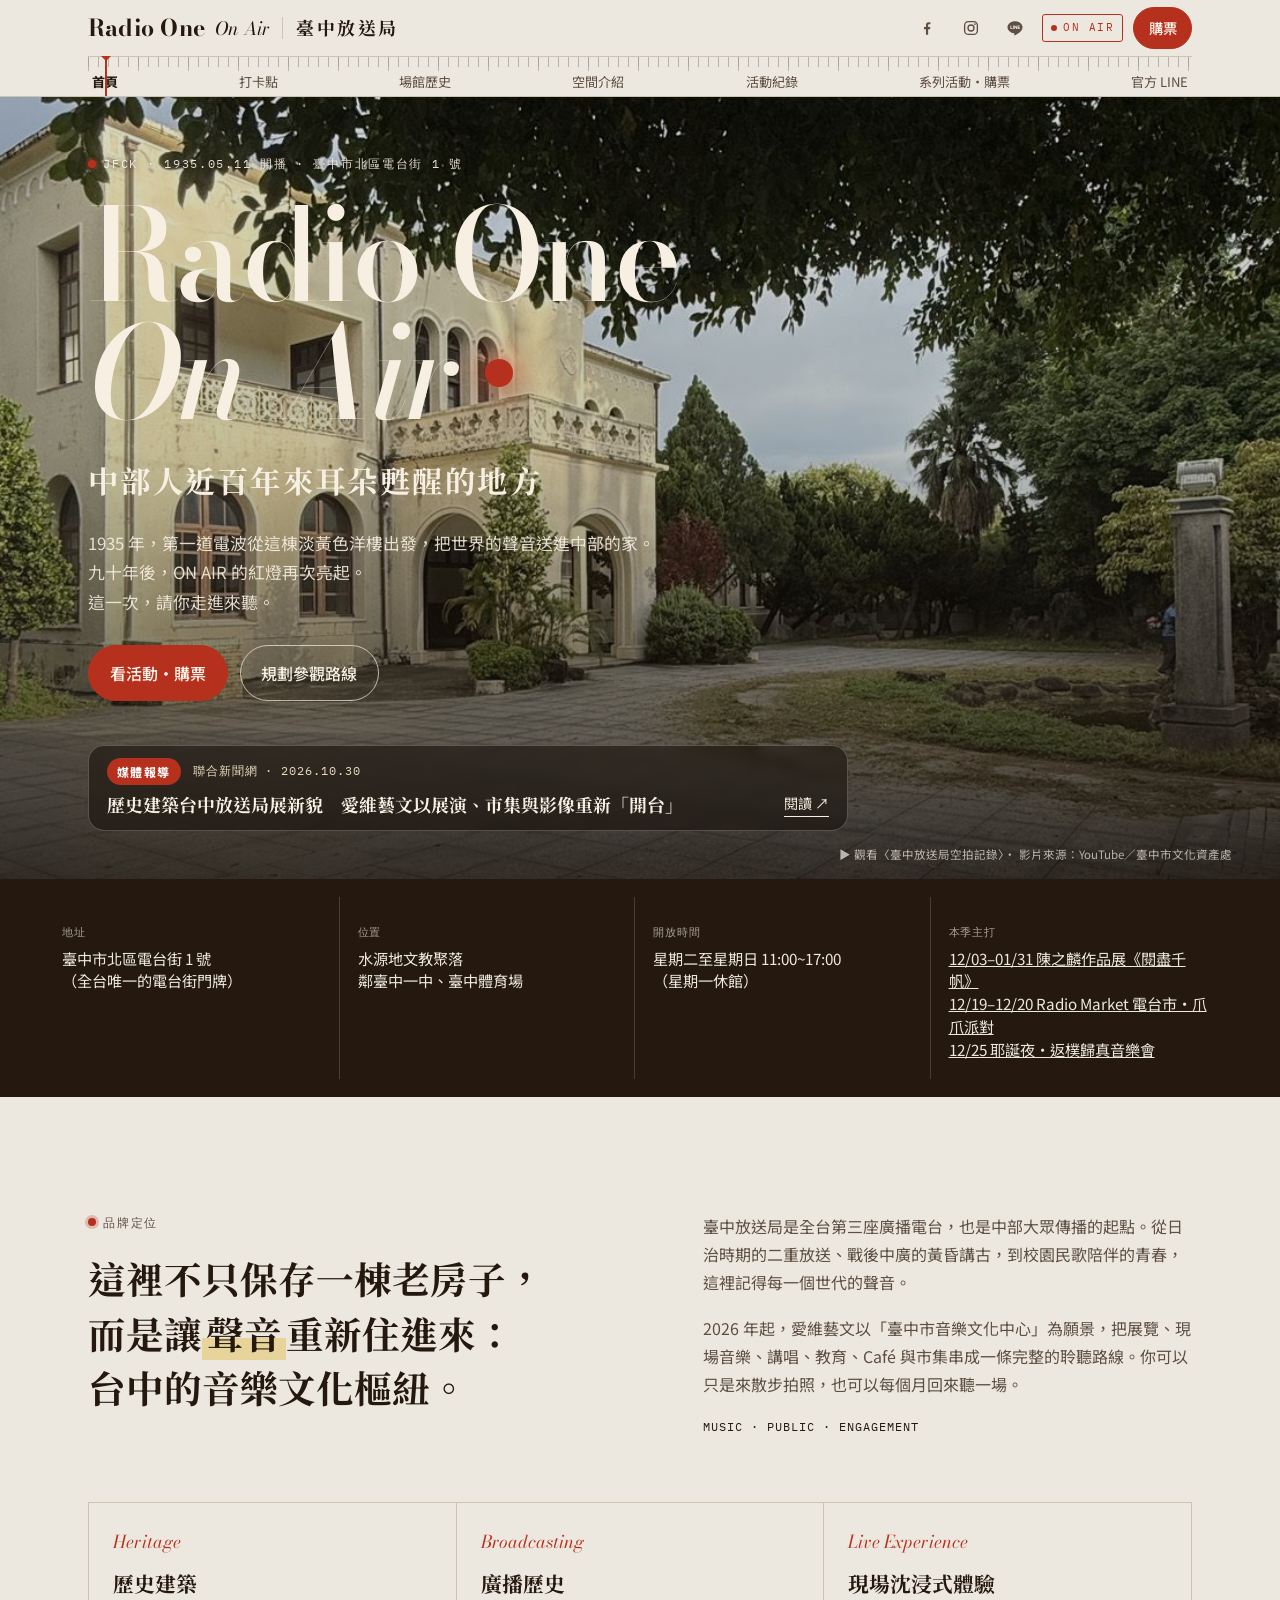
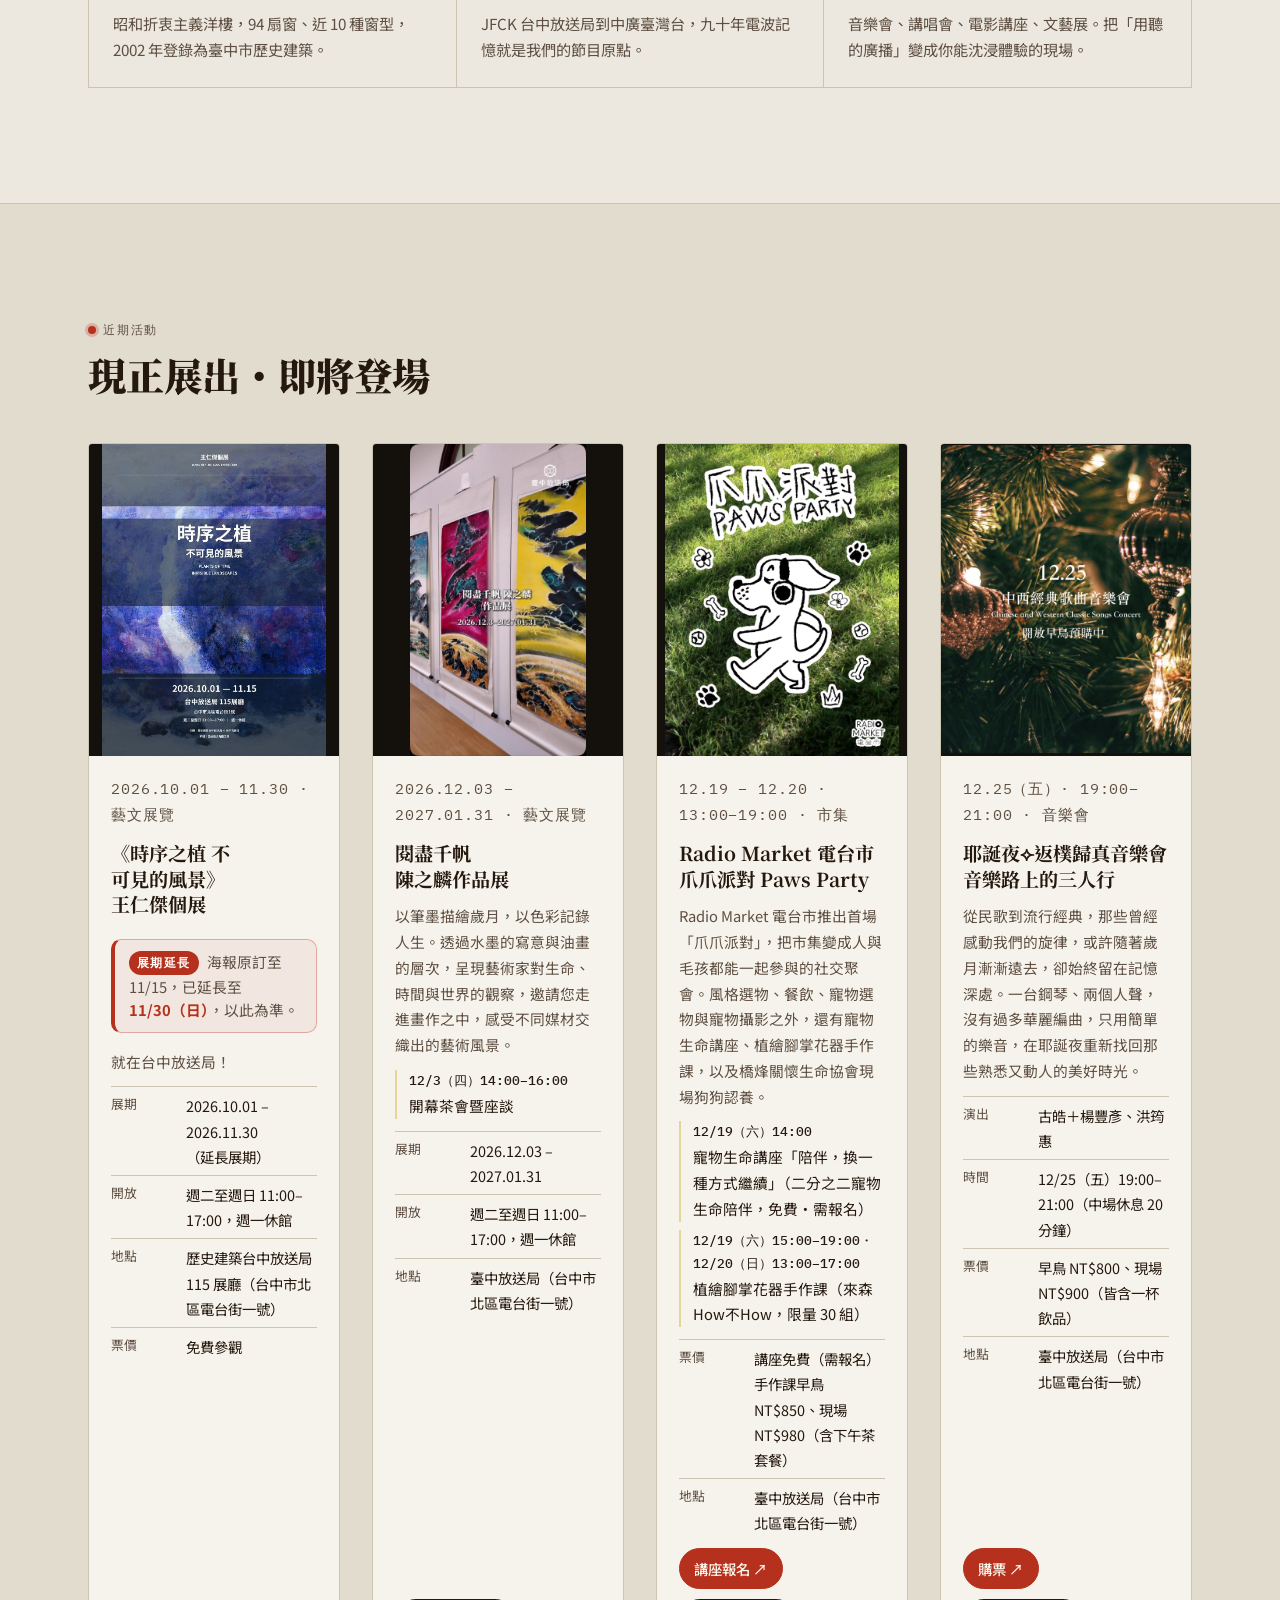
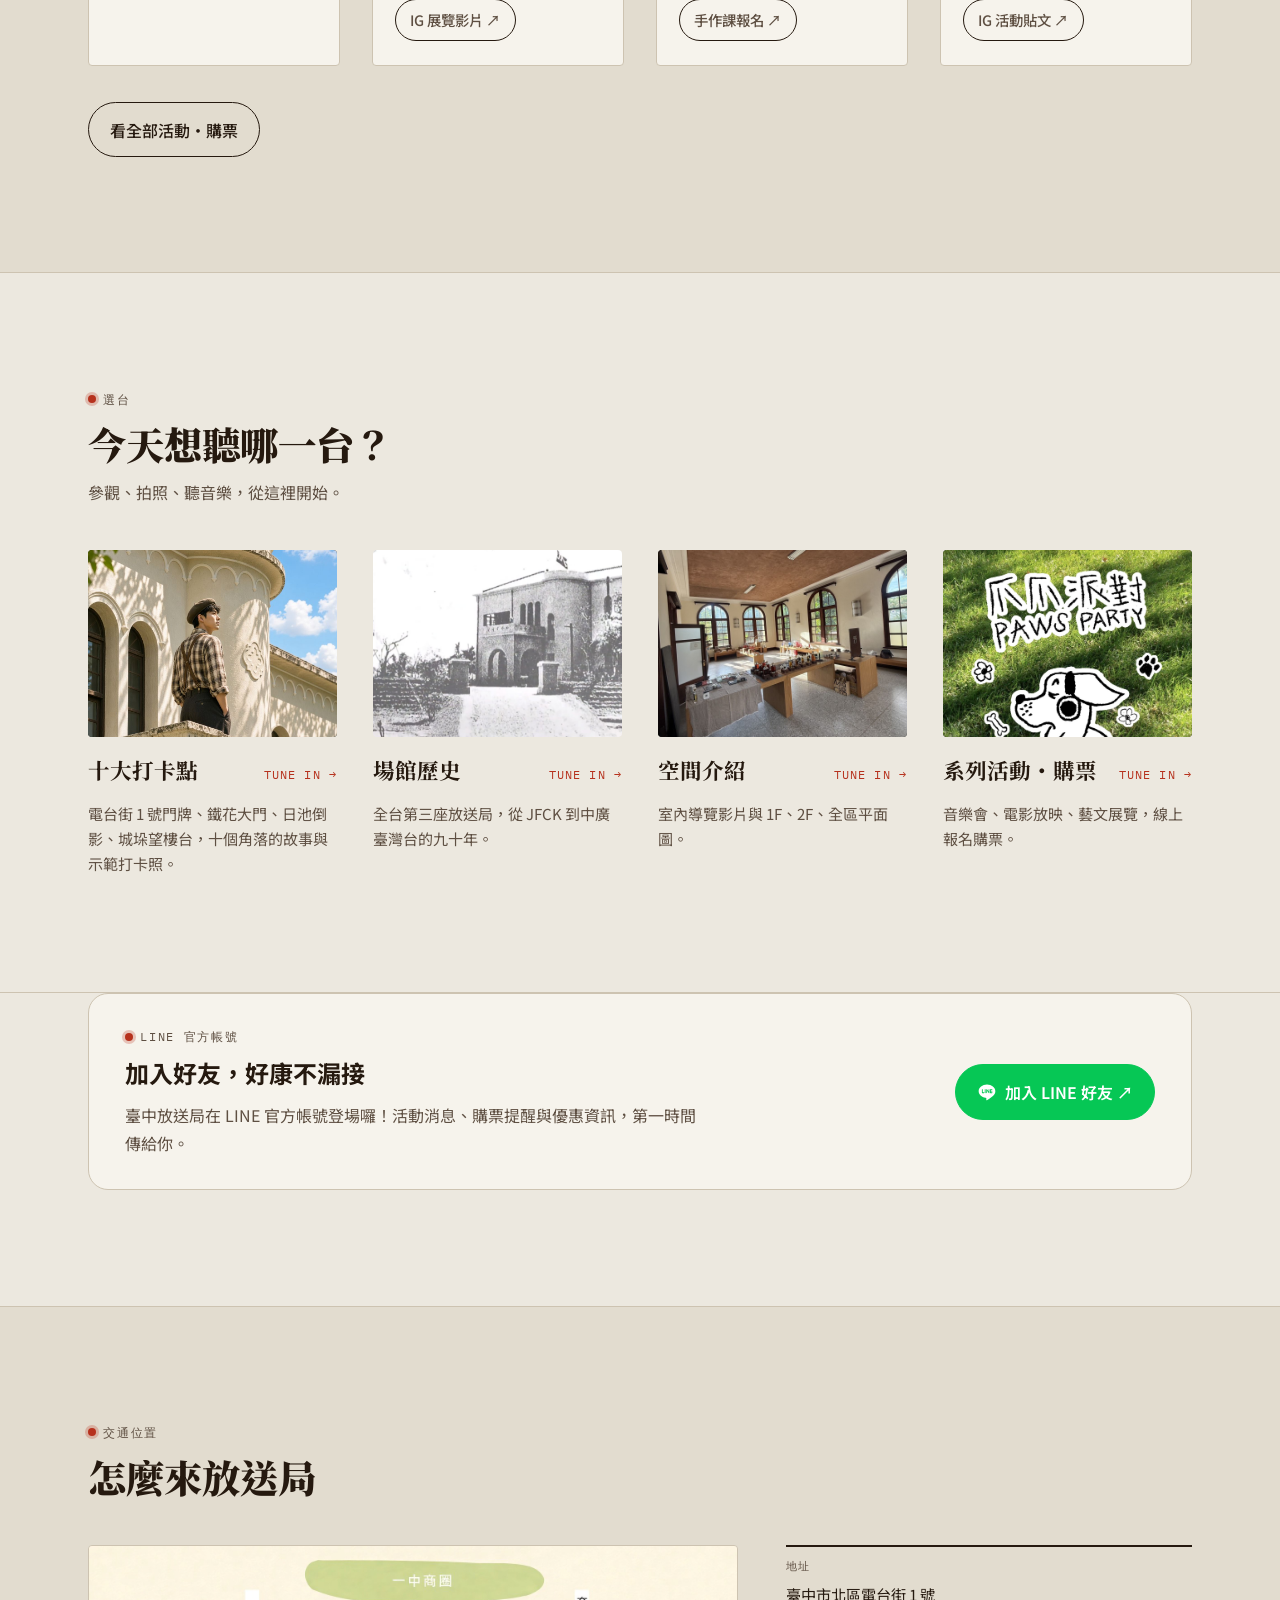
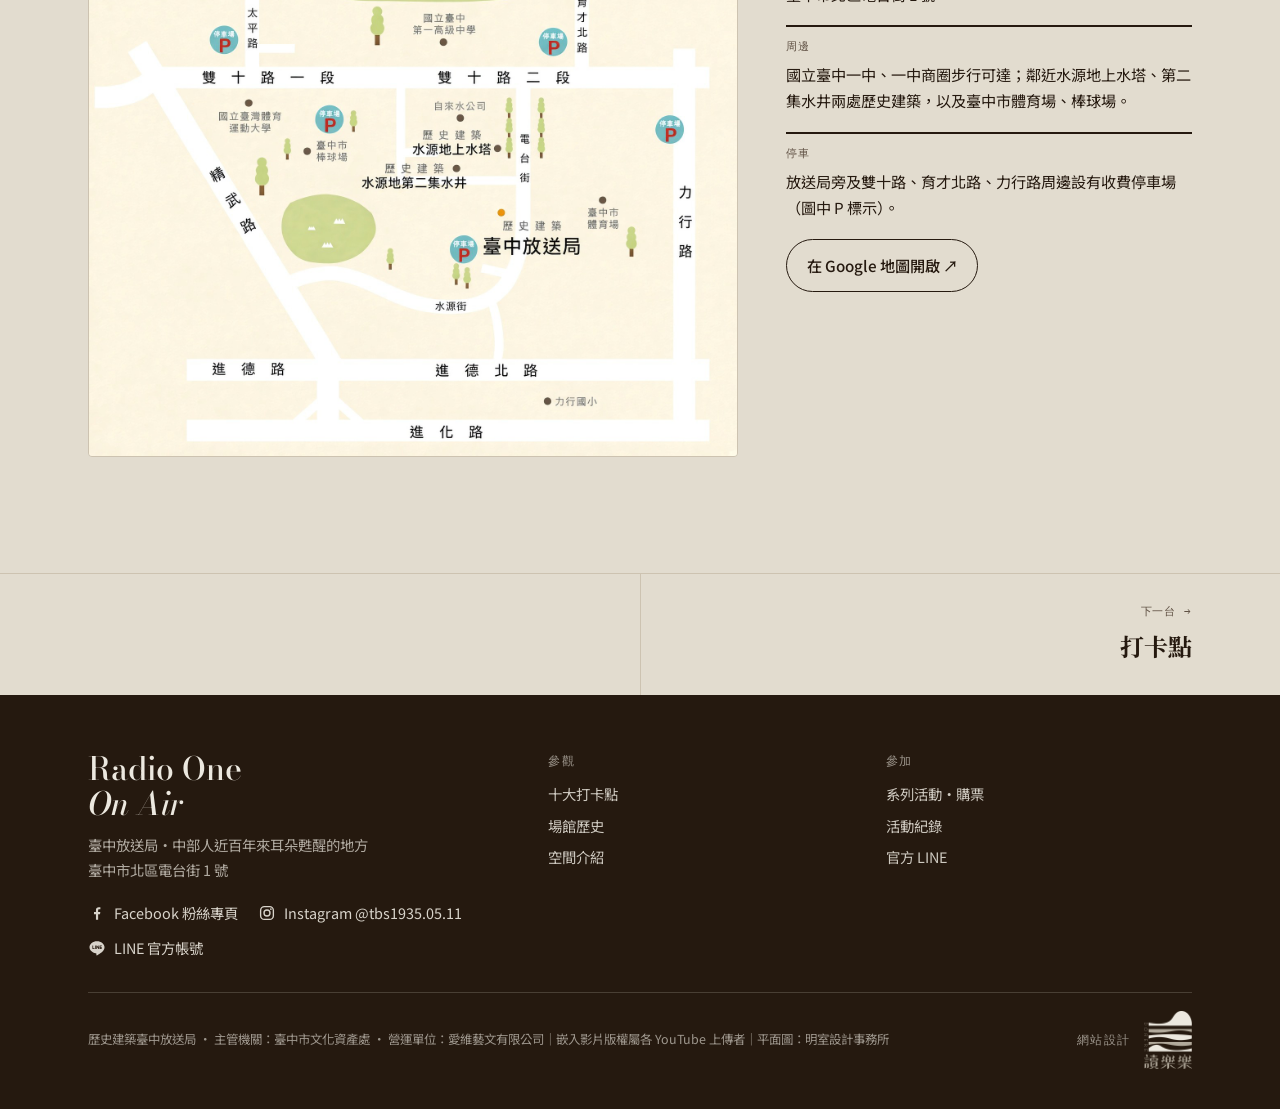
<file: index.html>
<!doctype html>
<html lang="zh-Hant">
<head>
<meta charset="utf-8">
<meta name="viewport" content="width=device-width, initial-scale=1, viewport-fit=cover">
<title>Radio One On Air</title>
<meta name="description" content="臺中放送局 Radio One On Air：中部人近百年來耳朵甦醒的地方。參觀、打卡、活動資訊與購票。">
<link rel="preconnect" href="https://fonts.googleapis.com">
<link rel="preconnect" href="https://fonts.gstatic.com" crossorigin>
<link rel="stylesheet" href="https://fonts.googleapis.com/css2?family=Bodoni+Moda:ital,opsz,wght@0,6..96,500;0,6..96,700;1,6..96,500&family=IBM+Plex+Mono:wght@400;500&family=Noto+Sans+TC:wght@400;500;700&family=Noto+Serif+TC:wght@500;700;900&display=swap">
<link rel="stylesheet" href="assets/site.css">
</head>
<body>
<header class="hdr" id="top">
  <div class="wrap">
    <div class="hdr-row">
      <a class="logo" href="index.html"><b>Radio One</b><i>On Air</i><small>臺中放送局</small></a>
      <div class="hdr-cta">
        <a class="soc" href="https://www.facebook.com/fangsungstudio" target="_blank" rel="noopener" aria-label="臺中放送局 Facebook 粉絲專頁"><svg viewBox="0 0 24 24" width="18" height="18" aria-hidden="true"><path fill="currentColor" d="M13.5 21v-7.5h2.5l.4-3h-2.9V8.6c0-.9.3-1.5 1.5-1.5h1.5V4.4c-.3 0-1.2-.1-2.2-.1-2.2 0-3.7 1.3-3.7 3.8v2.4H8v3h2.6V21h2.9z"/></svg></a><a class="soc" href="https://www.instagram.com/tbs1935.05.11" target="_blank" rel="noopener" aria-label="臺中放送局 Instagram"><svg viewBox="0 0 24 24" width="18" height="18" aria-hidden="true"><rect x="3.5" y="3.5" width="17" height="17" rx="5" fill="none" stroke="currentColor" stroke-width="1.8"/><circle cx="12" cy="12" r="4" fill="none" stroke="currentColor" stroke-width="1.8"/><circle cx="17.2" cy="6.8" r="1.2" fill="currentColor"/></svg></a><a class="soc" href="https://lin.ee/pATTQXr" target="_blank" rel="noopener" aria-label="臺中放送局 LINE 官方帳號"><svg viewBox="0 0 24 24" width="18" height="18" aria-hidden="true"><path fill="currentColor" d="M12 3C6.5 3 2 6.6 2 11c0 3.9 3.5 7.2 8.3 7.9.3.1.8.2.9.5.1.3.1.7 0 1l-.1.9c0 .3-.2 1 .9.5s5.9-3.5 8-5.9C21.5 14.3 22 12.7 22 11c0-4.4-4.5-8-10-8zM8.3 13.4H6.4c-.3 0-.5-.2-.5-.5V9.1c0-.3.2-.5.5-.5s.5.2.5.5v3.3h1.4c.3 0 .5.2.5.5s-.2.5-.5.5zm2-.5c0 .3-.2.5-.5.5s-.5-.2-.5-.5V9.1c0-.3.2-.5.5-.5s.5.2.5.5v3.8zm4.6 0c0 .2-.1.4-.3.5h-.2c-.2 0-.3-.1-.4-.2l-1.9-2.6v2.3c0 .3-.2.5-.5.5s-.5-.2-.5-.5V9.1c0-.2.1-.4.3-.5h.2c.2 0 .3.1.4.2l1.9 2.6V9.1c0-.3.2-.5.5-.5s.5.2.5.5v3.8zm3.1-2.4c.3 0 .5.2.5.5s-.2.5-.5.5h-1.4v.9H18c.3 0 .5.2.5.5s-.2.5-.5.5h-1.9c-.3 0-.5-.2-.5-.5V9.1c0-.3.2-.5.5-.5H18c.3 0 .5.2.5.5s-.2.5-.5.5h-1.4v.9H18z"/></svg></a>
        <span class="onair" aria-label="現正放送">ON AIR</span>
        <a class="btn small solid" href="events.html">購票</a>
        <button class="menu-btn" id="menuBtn" aria-expanded="false" aria-controls="drawer">選台</button>
      </div>
    </div>
  </div>
  <div class="wrap">
    <nav class="dial" aria-label="網站導覽">
      <div class="dial-scale"></div>
      <ol id="dialList"><li><a href="index.html" aria-current="page">首頁</a></li><li><a href="spots.html">打卡點</a></li><li><a href="history.html">場館歷史</a></li><li><a href="spaces.html">空間介紹</a></li><li><a href="archive.html">活動紀錄</a></li><li><a href="events.html">系列活動・購票</a></li><li><a href="line.html">官方 LINE</a></li></ol>
      <div class="dial-now"><span class="mono">TUNED</span><b>首頁</b></div>
      <div class="needle" id="needle"></div>
    </nav>
  </div>
</header>
<div class="drawer" id="drawer" hidden>
  <button class="btn small close" id="drawerClose">關閉</button>
  <a href="index.html" aria-current="page">首頁 <span>Home</span></a><a href="spots.html">打卡點 <span>Photo Spots</span></a><a href="history.html">場館歷史 <span>History</span></a><a href="spaces.html">空間介紹 <span>Spaces</span></a><a href="archive.html">活動紀錄 <span>Archive</span></a><a href="events.html">系列活動・購票 <span>Events & Tickets</span></a><a href="line.html">官方 LINE <span>LINE Official</span></a>
  <p class="drawer-soc"><a href="https://www.facebook.com/fangsungstudio" target="_blank" rel="noopener">Facebook ↗</a><a href="https://www.instagram.com/tbs1935.05.11" target="_blank" rel="noopener">Instagram ↗</a><a href="https://lin.ee/pATTQXr" target="_blank" rel="noopener">LINE ↗</a></p>
</div>
<main><section id="home"><div class="hero">
    <div class="hero-media"><img src="assets/img/facade-canopy.jpg" alt="老榕樹蔭下的臺中放送局淡黃色洋樓主立面與拱門玄關"></div>
    <div class="hero-video" id="heroVideo" aria-hidden="true"></div>
    <div class="wrap hero-inner">
      <p class="eyebrow"><span class="lamp"></span>JFCK · 1935.05.11 開播 · 臺中市北區電台街 1 號</p>
      <h1>Radio One<br><i class="air">On Air</i></h1>
      <p class="sub">中部人近百年來耳朵甦醒的地方</p>
      <p class="lead two-line"><span>1935 年，第一道電波從這棟淡黃色洋樓出發，把世界的聲音送進中部的家。</span><span>九十年後，ON AIR 的紅燈再次亮起。</span><span>這一次，請你走進來聽。</span></p>
      <div class="hero-actions">
        <a class="btn solid" href="events.html">看活動・購票</a>
        <a class="btn" href="spots.html">規劃參觀路線</a>
      </div>
      <a class="press-pill" href="https://udn.com/news/story/7325/9847876" target="_blank" rel="noopener"><span class="tag">媒體報導</span><span class="src">聯合新聞網 · 2026.10.30</span><b>歷史建築台中放送局展新貌　愛維藝文以展演、市集與影像重新「開台」</b><span class="go">閱讀 ↗</span></a>
    </div>
    <a class="hero-credit" id="heroCredit" href="https://www.youtube.com/watch?v=VDBO9sTBm-Y" target="_blank" rel="noopener">▶ 觀看〈臺中放送局空拍記錄〉· 影片來源：YouTube／臺中市文化資產處</a>
  </div>
  <div class="visit">
    <div class="wrap">
      <div><span class="mono">地址</span><p>臺中市北區電台街 1 號<br>（全台唯一的電台街門牌）</p></div>
      <div><span class="mono">位置</span><p>水源地文教聚落<br>鄰臺中一中、臺中體育場</p></div>
      <div><span class="mono">開放時間</span><p>星期二至星期日 11:00~17:00<br>（星期一休館）</p></div>
      <div><span class="mono">本季主打</span><p><a href="events.html#expo">12/03–01/31 陳之麟作品展《閱盡千帆》</a><br><a href="events.html#market">12/19–12/20 Radio Market 電台市・爪爪派對</a><br><a href="events.html#concert">12/25 耶誕夜・返樸歸真音樂會</a></p></div>
    </div>
  </div>
  </section><section class="sec block " id="about"><div class="wrap"><div class="manifesto">
      <div>
        <p class="eyebrow" style="margin-bottom:18px"><span class="lamp"></span>品牌定位</p>
        <blockquote>這裡不只保存一棟老房子，<br>而是讓<mark>聲音</mark>重新住進來：<br>台中的音樂文化樞紐。</blockquote>
      </div>
      <div class="body">
        <p>臺中放送局是全台第三座廣播電台，也是中部大眾傳播的起點。從日治時期的二重放送、戰後中廣的黃昏講古，到校園民歌陪伴的青春，這裡記得每一個世代的聲音。</p>
        <p>2026 年起，愛維藝文以「臺中市音樂文化中心」為願景，把展覽、現場音樂、講唱、教育、Café 與市集串成一條完整的聆聽路線。你可以只是來散步拍照，也可以每個月回來聽一場。</p>
        <p class="mono" style="color:var(--ink)">Music · Public · Engagement</p>
      </div>
    </div>
    <div class="pillars">
      <div class="pillar"><span class="k">Heritage</span><h3>歷史建築</h3><p>昭和折衷主義洋樓，94 扇窗、近 10 種窗型，2002 年登錄為臺中市歷史建築。</p></div>
      <div class="pillar"><span class="k">Broadcasting</span><h3>廣播歷史</h3><p>JFCK 台中放送局到中廣臺灣台，九十年電波記憶就是我們的節目原點。</p></div>
      <div class="pillar"><span class="k">Live Experience</span><h3>現場沈浸式體驗</h3><p>音樂會、講唱會、電影講座、文藝展。把「用聽的廣播」變成你能沈浸體驗的現場。</p></div>
    </div>
  </div></section><section class="sec block alt" id="next"><div class="wrap"><div class="blk-h"><p class="eyebrow"><span class="lamp"></span>近期活動</p><h2>現正展出・即將登場</h2></div><div class="evnow ev4">
<article class="ev"><div class="ph"><img class="poster" src="assets/img/event-wang-renjie.jpg" alt="王仁傑個展《時序之植 不可見的風景》海報" loading="lazy" style="object-position:50% 30%"></div><div class="bd">
<p class="when">2026.10.01 – 11.30 · 藝文展覽</p><h3>《時序之植 不可見的風景》<br>王仁傑個展</h3><p class="ext-note"><b>展期延長</b>海報原訂至 11/15，已延長至 <strong>11/30（日）</strong>，以此為準。</p>
<p>就在台中放送局！</p>
<dl><div><dt>展期</dt><dd>2026.10.01 – 2026.11.30<span style="white-space:nowrap">（延長展期）</span></dd></div><div><dt>開放</dt><dd>週二至週日 11:00–17:00，週一休館</dd></div><div><dt>地點</dt><dd>歷史建築台中放送局 115 展廳（台中市北區電台街一號）</dd></div><div><dt>票價</dt><dd>免費參觀</dd></div></dl></div></article>
<article class="ev"><div class="ph"><img class="poster" src="assets/img/ev-chen-zhilin.jpg" alt="閱盡千帆 陳之麟作品展 主視覺" loading="lazy" style="object-position:50% 45%"></div><div class="bd">
<p class="when">2026.12.03 – 2027.01.31 · 藝文展覽</p><h3>閱盡千帆<br>陳之麟作品展</h3>
<p>以筆墨描繪歲月，以色彩記錄人生。透過水墨的寫意與油畫的層次，呈現藝術家對生命、時間與世界的觀察，邀請您走進畫作之中，感受不同媒材交織出的藝術風景。</p>
<ul><li><b>12/3（四）14:00–16:00</b>開幕茶會暨座談</li></ul>
<dl><div><dt>展期</dt><dd>2026.12.03 – 2027.01.31</dd></div><div><dt>開放</dt><dd>週二至週日 11:00–17:00，週一休館</dd></div><div><dt>地點</dt><dd>臺中放送局（台中市北區電台街一號）</dd></div></dl>
<p style="display:flex;gap:10px;flex-wrap:wrap;margin-top:auto"><a class="btn small" href="https://www.instagram.com/reel/DgPMP2Dvdy2/" target="_blank" rel="noopener">IG 展覽影片 ↗</a></p></div></article>
<article class="ev"><div class="ph"><img class="poster" src="assets/img/ev-market-paws.jpg" alt="Radio Market 電台市《爪爪派對》主視覺" loading="lazy" style="object-position:50% 0%"></div><div class="bd">
<p class="when">12.19 – 12.20 · 13:00–19:00 · 市集</p><h3>Radio Market 電台市<br>爪爪派對 Paws Party</h3>
<p>Radio Market 電台市推出首場「爪爪派對」，把市集變成人與毛孩都能一起參與的社交聚會。風格選物、餐飲、寵物選物與寵物攝影之外，還有寵物生命講座、植繪腳掌花器手作課，以及橋烽關懷生命協會現場狗狗認養。</p>
<ul><li><b>12/19（六）14:00</b>寵物生命講座「陪伴，換一種方式繼續」（二分之二寵物生命陪伴，免費・需報名）</li><li><b>12/19（六）15:00–19:00・12/20（日）13:00–17:00</b>植繪腳掌花器手作課（來森How不How，限量 30 組）</li></ul>
<dl><div><dt>票價</dt><dd>講座免費（需報名）<br>手作課早鳥 NT$850、現場 NT$980（含下午茶套餐）</dd></div><div><dt>地點</dt><dd>臺中放送局（台中市北區電台街一號）</dd></div></dl>
<p style="display:flex;gap:10px;flex-wrap:wrap;margin-top:auto"><a class="btn small solid" href="https://docs.google.com/forms/d/e/1FAIpQLSfacGzLO5Y9sArrE1dRHwGX60DlnqQ-xeFZghW4RIHKX3oLNA/viewform" target="_blank" rel="noopener">講座報名 ↗</a><a class="btn small" href="https://docs.google.com/forms/d/e/1FAIpQLSflM7u4-201TqBDzoPtBTE2XiQzqWsr9-gqNgh5Wl_C4Wnqkg/viewform" target="_blank" rel="noopener">手作課報名 ↗</a></p></div></article>
<article class="ev"><div class="ph"><img class="poster" src="assets/img/ev-xmas-concert.jpg" alt="耶誕夜・返樸歸真音樂會 12.25 中西經典歌曲音樂會海報" loading="lazy" style="object-position:50% 30%"></div><div class="bd">
<p class="when">12.25（五）· 19:00–21:00 · 音樂會</p><h3>耶誕夜⟣返樸歸真音樂會<br>音樂路上的三人行</h3>
<p>從民歌到流行經典，那些曾經感動我們的旋律，或許隨著歲月漸漸遠去，卻始終留在記憶深處。一台鋼琴、兩個人聲，沒有過多華麗編曲，只用簡單的樂音，在耶誕夜重新找回那些熟悉又動人的美好時光。</p>
<dl><div><dt>演出</dt><dd>古皓＋楊豐彥、洪筠惠</dd></div><div><dt>時間</dt><dd>12/25（五）19:00–21:00（中場休息 20 分鐘）</dd></div><div><dt>票價</dt><dd>早鳥 NT$800、現場 NT$900（皆含一杯飲品）</dd></div><div><dt>地點</dt><dd>臺中放送局（台中市北區電台街一號）</dd></div></dl>
<p style="display:flex;gap:10px;flex-wrap:wrap;margin-top:auto"><a class="btn small solid" href="https://docs.google.com/forms/d/e/1FAIpQLSdTPQXzTp-Oxy0OVmNR1uVKs2vI7C_IHS_AKK8cZcDTzBkyBA/viewform" target="_blank" rel="noopener">購票 ↗</a><a class="btn small" href="https://www.instagram.com/p/DgM9ahmvKlt/" target="_blank" rel="noopener">IG 活動貼文 ↗</a></p></div></article>
</div>
<p style="margin-top:36px"><a class="btn" href="events.html">看全部活動・購票</a></p></div></section><section class="sec block " id="explore"><div class="wrap"><div class="blk-h"><p class="eyebrow"><span class="lamp"></span>選台</p><h2>今天想聽哪一台？</h2><p>參觀、拍照、聽音樂，從這裡開始。</p></div><div class="explore explore-4"><a class="xcard" href="spots.html"><div class="ph"><img src="assets/img/home-balcony.jpg" alt="十大打卡點" loading="lazy" style="object-position:50% 30%"></div><div class="lab"><h3>十大打卡點</h3><span class="go">TUNE IN →</span></div><p>電台街 1 號門牌、鐵花大門、日池倒影、城垛望樓台，十個角落的故事與示範打卡照。</p></a><a class="xcard " href="history.html"><div class="ph"><img src="assets/img/home-jfck-1935.jpg" alt="場館歷史" loading="lazy" style="object-position:50% 50%"></div><div class="lab"><h3>場館歷史</h3><span class="go">TUNE IN →</span></div><p>全台第三座放送局，從 JFCK 到中廣臺灣台的九十年。</p></a><a class="xcard " href="spaces.html"><div class="ph"><img src="assets/img/home-shop-room.jpg" alt="空間介紹" loading="lazy" style="object-position:50% 60%"></div><div class="lab"><h3>空間介紹</h3><span class="go">TUNE IN →</span></div><p>室內導覽影片與 1F、2F、全區平面圖。</p></a><a class="xcard " href="events.html"><div class="ph"><img src="assets/img/ev-market-paws.jpg" alt="Radio Market 電台市《爪爪派對》主視覺" loading="lazy" style="object-position:50% 0%"></div><div class="lab"><h3>系列活動・購票</h3><span class="go">TUNE IN →</span></div><p>音樂會、電影放映、藝文展覽，線上報名購票。</p></a></div></div></section><section class="sec block line-band"><div class="wrap"><div class="line-cta"><div><p class="eyebrow"><span class="lamp"></span>LINE 官方帳號</p><h2>加入好友，好康不漏接</h2><p>臺中放送局在 LINE 官方帳號登場囉！活動消息、購票提醒與優惠資訊，第一時間傳給你。</p></div><a class="btn line-btn" href="https://lin.ee/pATTQXr" target="_blank" rel="noopener"><svg viewBox="0 0 24 24" width="18" height="18" aria-hidden="true"><path fill="currentColor" d="M12 3C6.5 3 2 6.6 2 11c0 3.9 3.5 7.2 8.3 7.9.3.1.8.2.9.5.1.3.1.7 0 1l-.1.9c0 .3-.2 1 .9.5s5.9-3.5 8-5.9C21.5 14.3 22 12.7 22 11c0-4.4-4.5-8-10-8zM8.3 13.4H6.4c-.3 0-.5-.2-.5-.5V9.1c0-.3.2-.5.5-.5s.5.2.5.5v3.3h1.4c.3 0 .5.2.5.5s-.2.5-.5.5zm2-.5c0 .3-.2.5-.5.5s-.5-.2-.5-.5V9.1c0-.3.2-.5.5-.5s.5.2.5.5v3.8zm4.6 0c0 .2-.1.4-.3.5h-.2c-.2 0-.3-.1-.4-.2l-1.9-2.6v2.3c0 .3-.2.5-.5.5s-.5-.2-.5-.5V9.1c0-.2.1-.4.3-.5h.2c.2 0 .3.1.4.2l1.9 2.6V9.1c0-.3.2-.5.5-.5s.5.2.5.5v3.8zm3.1-2.4c.3 0 .5.2.5.5s-.2.5-.5.5h-1.4v.9H18c.3 0 .5.2.5.5s-.2.5-.5.5h-1.9c-.3 0-.5-.2-.5-.5V9.1c0-.3.2-.5.5-.5H18c.3 0 .5.2.5.5s-.2.5-.5.5h-1.4v.9H18z"/></svg>加入 LINE 好友 ↗</a></div></div></section><section class="sec block alt" id="location"><div class="wrap"><div class="blk-h"><p class="eyebrow"><span class="lamp"></span>交通位置</p><h2>怎麼來放送局</h2></div><div class="loc"><div class="loc-map"><img src="assets/img/location-map.jpg" alt="臺中放送局位置圖：位於北區電台街，鄰近臺中一中、水源地上水塔與臺中市體育場" loading="lazy"></div><div class="loc-info"><div><span class="mono">地址</span><p>臺中市北區電台街 1 號</p></div><div><span class="mono">周邊</span><p>國立臺中一中、一中商圈步行可達；鄰近水源地上水塔、第二集水井兩處歷史建築，以及臺中市體育場、棒球場。</p></div><div><span class="mono">停車</span><p>放送局旁及雙十路、育才北路、力行路周邊設有收費停車場（圖中 P 標示）。</p></div><p><a class="btn" href="https://www.google.com/maps/search/?api=1&query=%E8%87%BA%E4%B8%AD%E6%94%BE%E9%80%81%E5%B1%80" target="_blank" rel="noopener">在 Google 地圖開啟 ↗</a></p></div></div></div></section></main><nav class="pager" aria-label="上一頁與下一頁"><div class="wrap"><span></span><a class="next" href="spots.html"><span class="mono">下一台 →</span><b>打卡點</b></a></div></nav><footer>
  <div class="wrap">
    <div class="brand"><b>Radio One<br><i>On Air</i></b><p>臺中放送局・中部人近百年來耳朵甦醒的地方<br>臺中市北區電台街 1 號</p><p class="foot-soc"><a href="https://www.facebook.com/fangsungstudio" target="_blank" rel="noopener"><svg viewBox="0 0 24 24" width="18" height="18" aria-hidden="true"><path fill="currentColor" d="M13.5 21v-7.5h2.5l.4-3h-2.9V8.6c0-.9.3-1.5 1.5-1.5h1.5V4.4c-.3 0-1.2-.1-2.2-.1-2.2 0-3.7 1.3-3.7 3.8v2.4H8v3h2.6V21h2.9z"/></svg>Facebook 粉絲專頁</a><a href="https://www.instagram.com/tbs1935.05.11" target="_blank" rel="noopener"><svg viewBox="0 0 24 24" width="18" height="18" aria-hidden="true"><rect x="3.5" y="3.5" width="17" height="17" rx="5" fill="none" stroke="currentColor" stroke-width="1.8"/><circle cx="12" cy="12" r="4" fill="none" stroke="currentColor" stroke-width="1.8"/><circle cx="17.2" cy="6.8" r="1.2" fill="currentColor"/></svg>Instagram @tbs1935.05.11</a><a href="https://lin.ee/pATTQXr" target="_blank" rel="noopener"><svg viewBox="0 0 24 24" width="18" height="18" aria-hidden="true"><path fill="currentColor" d="M12 3C6.5 3 2 6.6 2 11c0 3.9 3.5 7.2 8.3 7.9.3.1.8.2.9.5.1.3.1.7 0 1l-.1.9c0 .3-.2 1 .9.5s5.9-3.5 8-5.9C21.5 14.3 22 12.7 22 11c0-4.4-4.5-8-10-8zM8.3 13.4H6.4c-.3 0-.5-.2-.5-.5V9.1c0-.3.2-.5.5-.5s.5.2.5.5v3.3h1.4c.3 0 .5.2.5.5s-.2.5-.5.5zm2-.5c0 .3-.2.5-.5.5s-.5-.2-.5-.5V9.1c0-.3.2-.5.5-.5s.5.2.5.5v3.8zm4.6 0c0 .2-.1.4-.3.5h-.2c-.2 0-.3-.1-.4-.2l-1.9-2.6v2.3c0 .3-.2.5-.5.5s-.5-.2-.5-.5V9.1c0-.2.1-.4.3-.5h.2c.2 0 .3.1.4.2l1.9 2.6V9.1c0-.3.2-.5.5-.5s.5.2.5.5v3.8zm3.1-2.4c.3 0 .5.2.5.5s-.2.5-.5.5h-1.4v.9H18c.3 0 .5.2.5.5s-.2.5-.5.5h-1.9c-.3 0-.5-.2-.5-.5V9.1c0-.3.2-.5.5-.5H18c.3 0 .5.2.5.5s-.2.5-.5.5h-1.4v.9H18z"/></svg>LINE 官方帳號</a></p></div>
    <div><h4>參觀</h4><ul><li><a href="spots.html">十大打卡點</a></li><li><a href="history.html">場館歷史</a></li><li><a href="spaces.html">空間介紹</a></li></ul></div>
    <div><h4>參加</h4><ul><li><a href="events.html">系列活動・購票</a></li><li><a href="archive.html">活動紀錄</a></li><li><a href="line.html">官方 LINE</a></li></ul></div>
    <div class="foot-bottom"><p class="fine">歷史建築臺中放送局 · 主管機關：臺中市文化資產處 · 營運單位：愛維藝文有限公司｜嵌入影片版權屬各 YouTube 上傳者｜<span style="white-space:nowrap">平面圖：明室設計事務所</span></p><div class="made-by"><span class="lbl">網站設計</span><a class="logo-link" href="https://www.instagram.com/dorere.tw/" target="_blank" rel="noopener" aria-label="網站設計：讀樂樂 DORERE（Instagram）"><img class="dl-on-dark" src="assets/img/dorere-logo-light.png" alt="讀樂樂 DORERE" width="66" height="80" loading="lazy"><img class="dl-on-light" src="assets/img/dorere-logo.png" alt="讀樂樂 DORERE" width="66" height="80" loading="lazy"></a></div></div>
  </div>
</footer><script src="assets/site.js"></script>
</body>
</html>
</file>
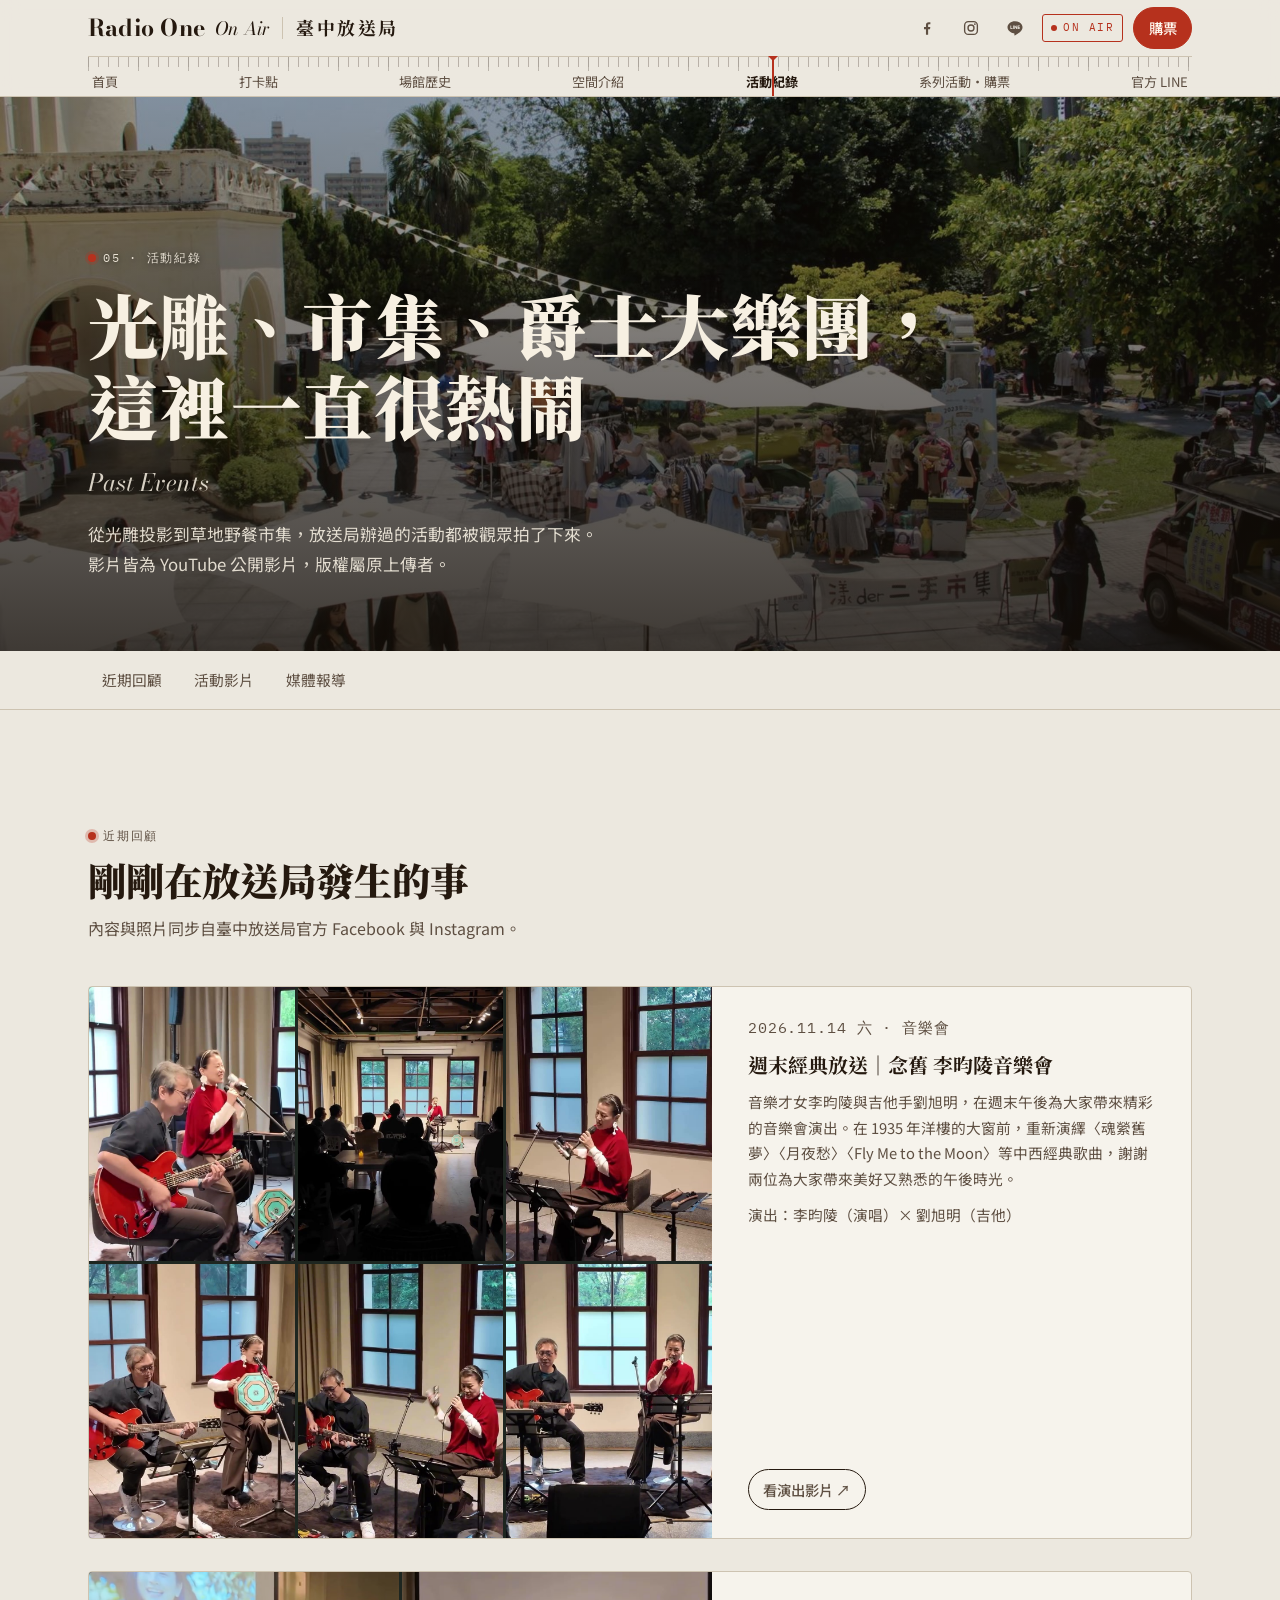
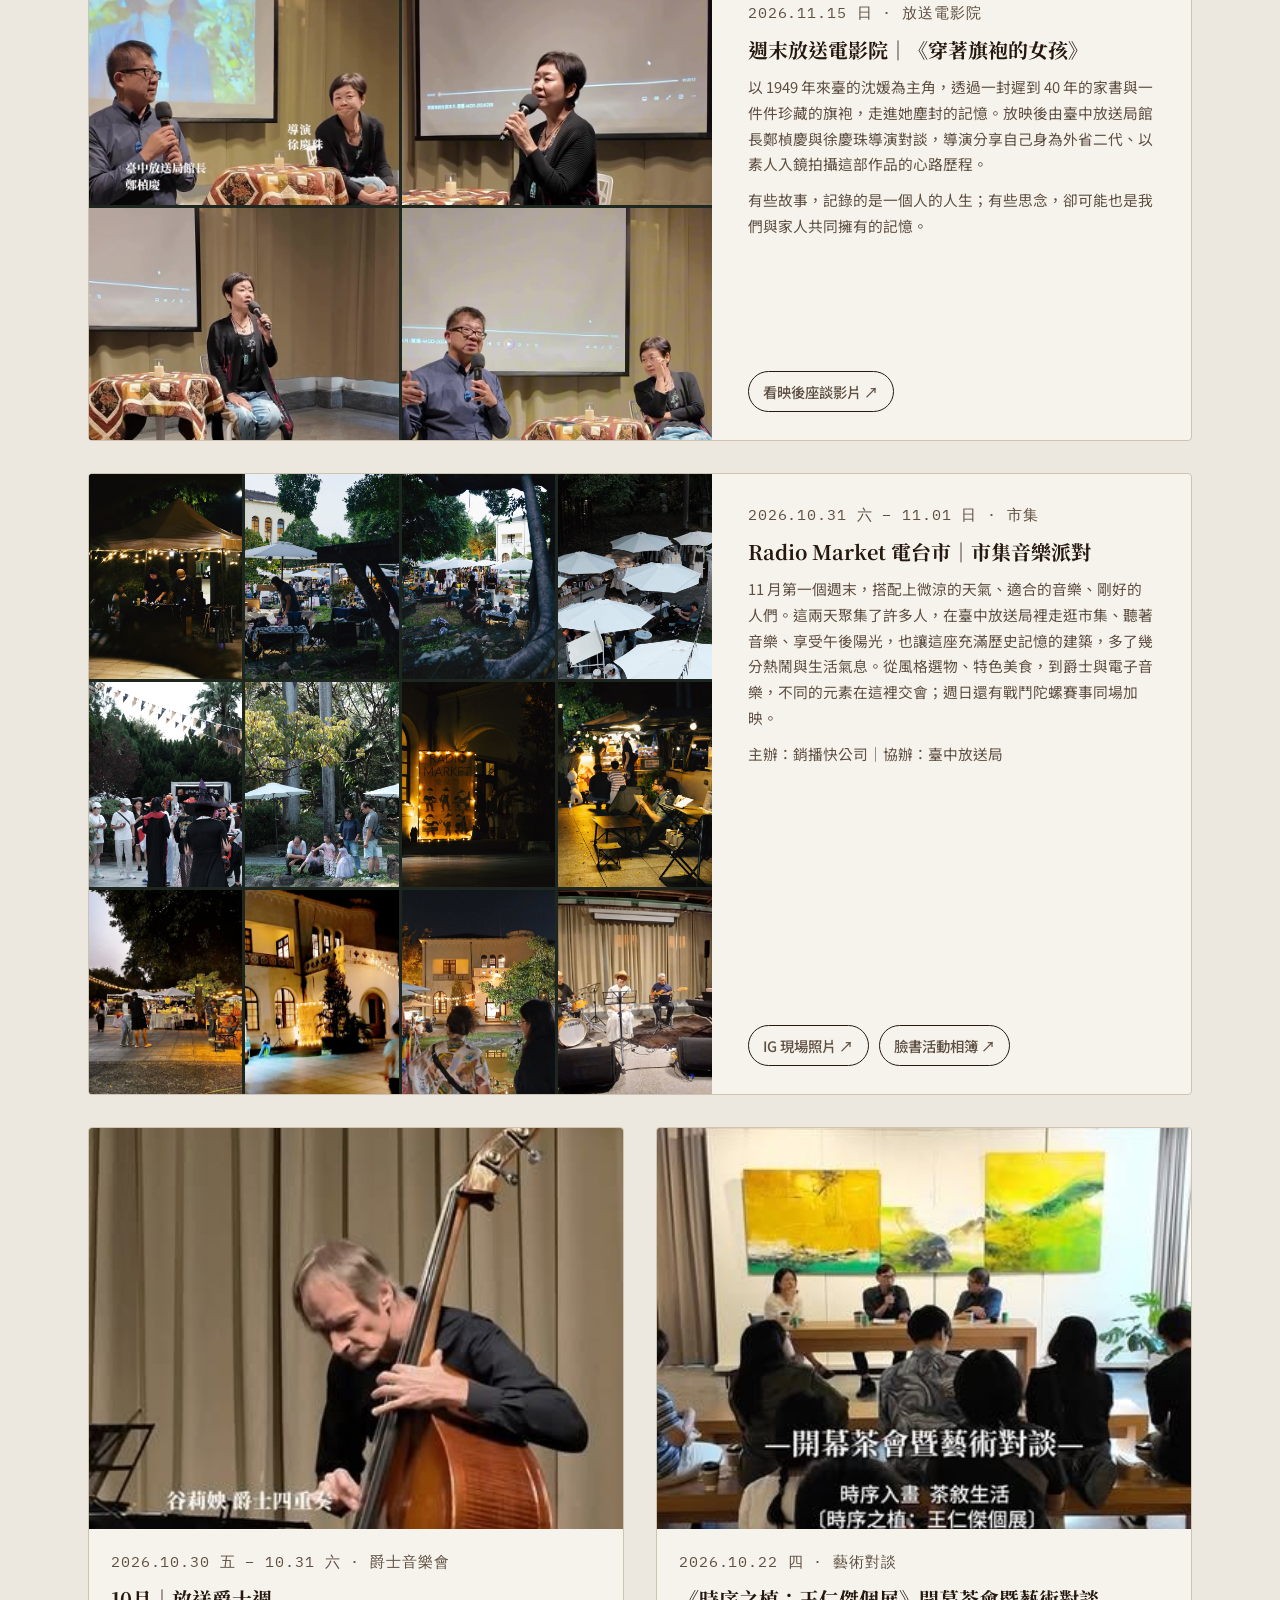
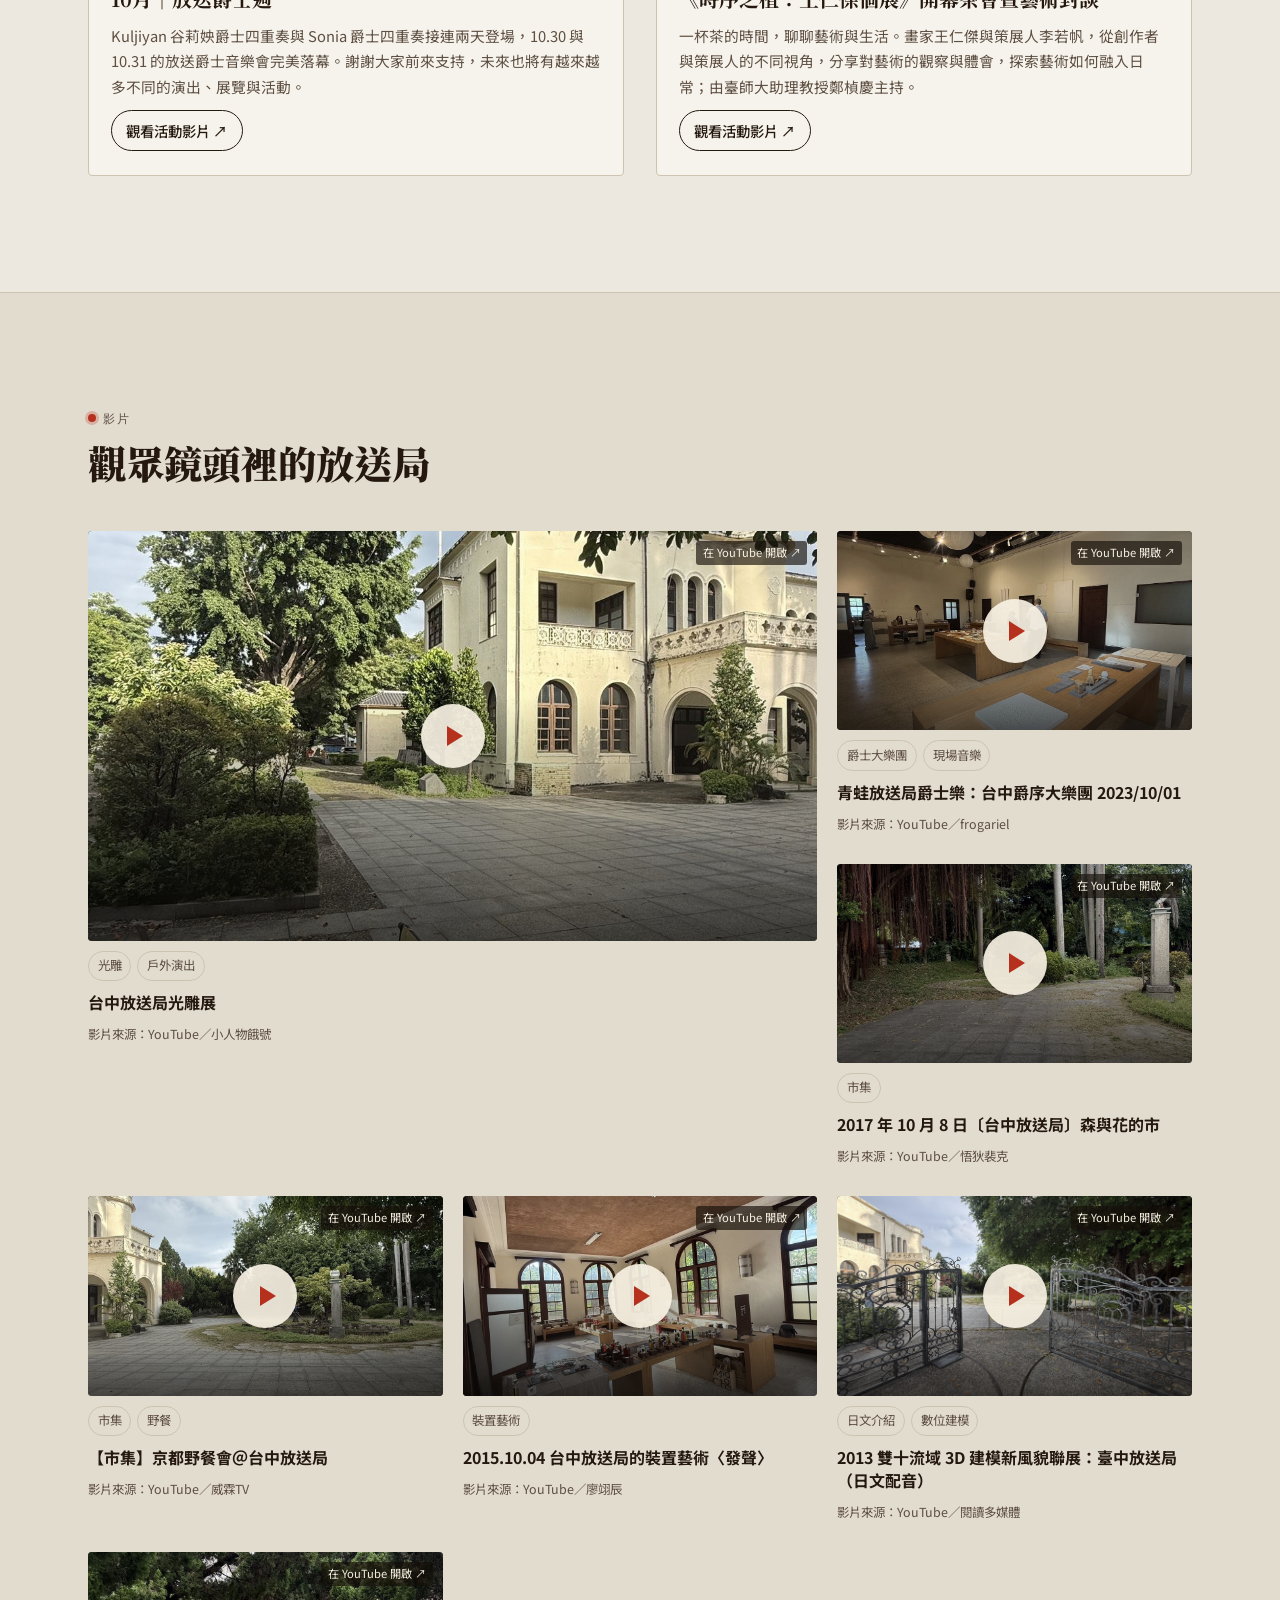
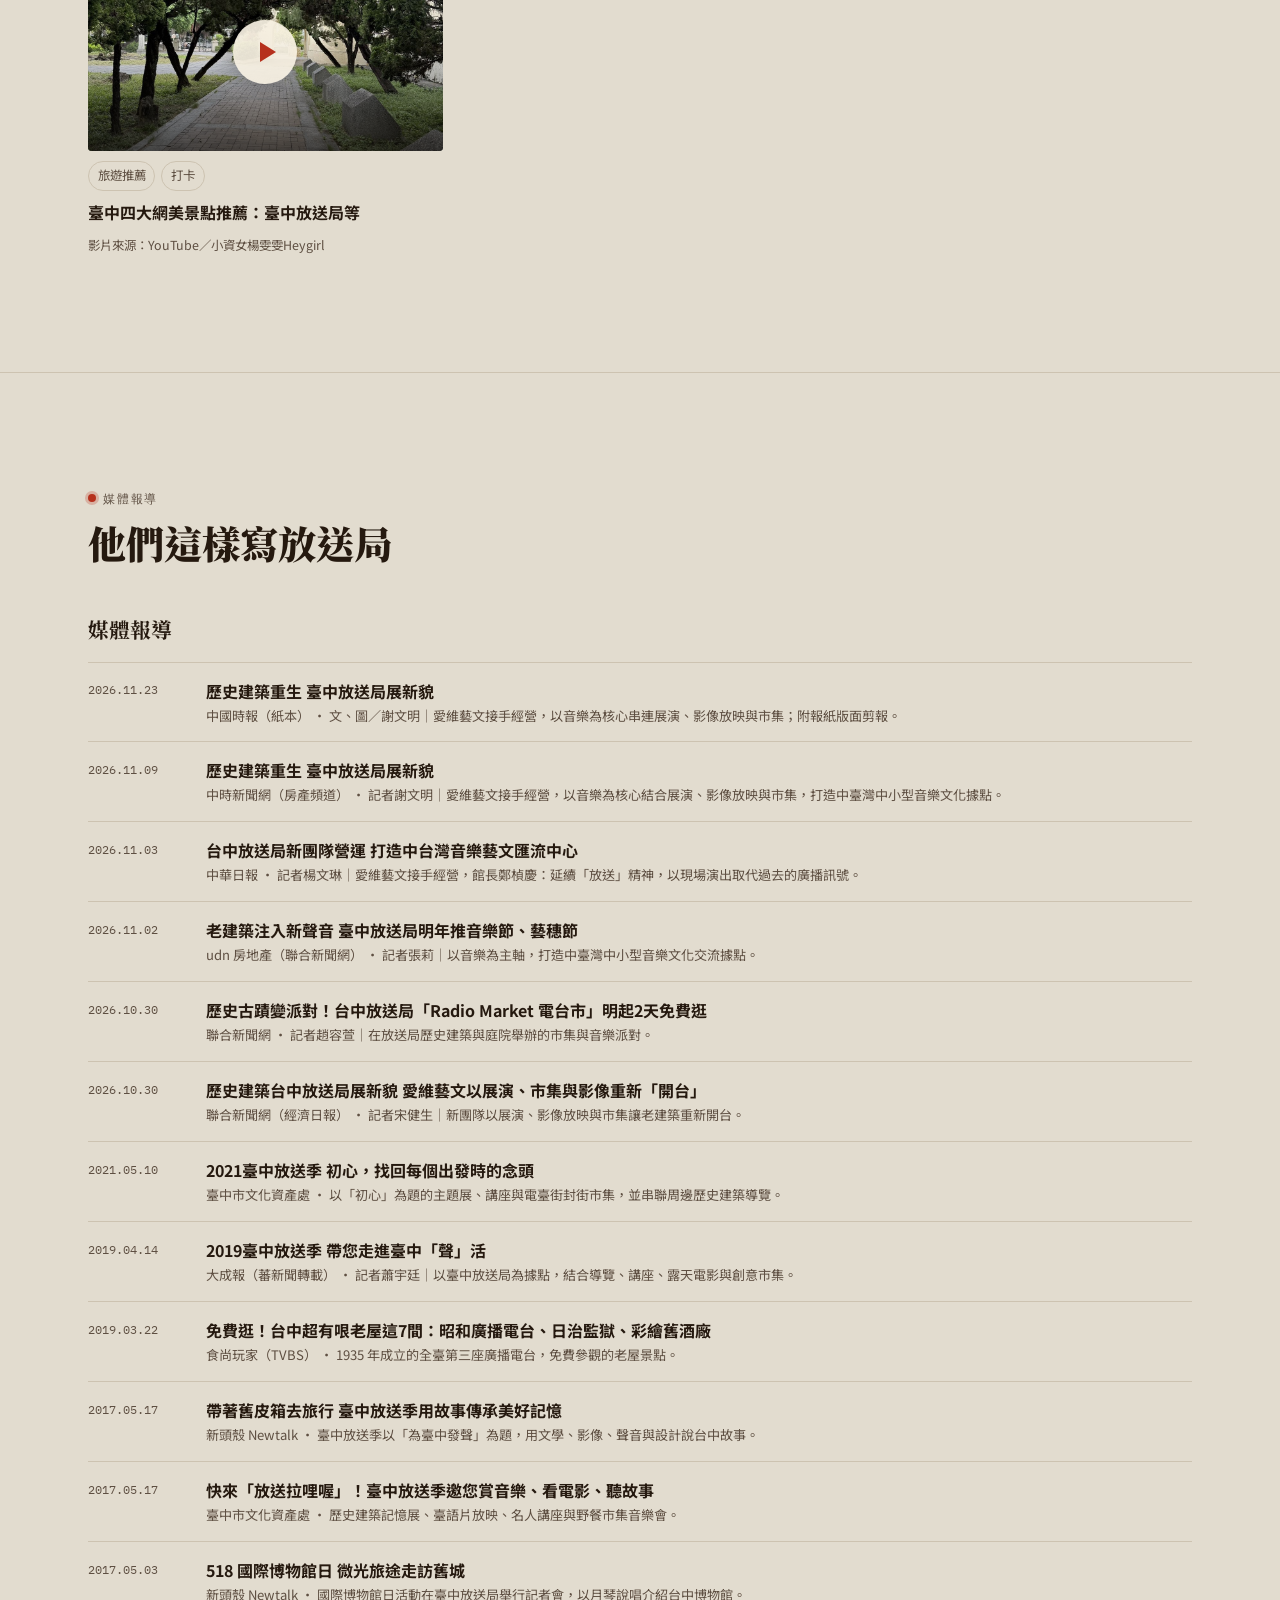
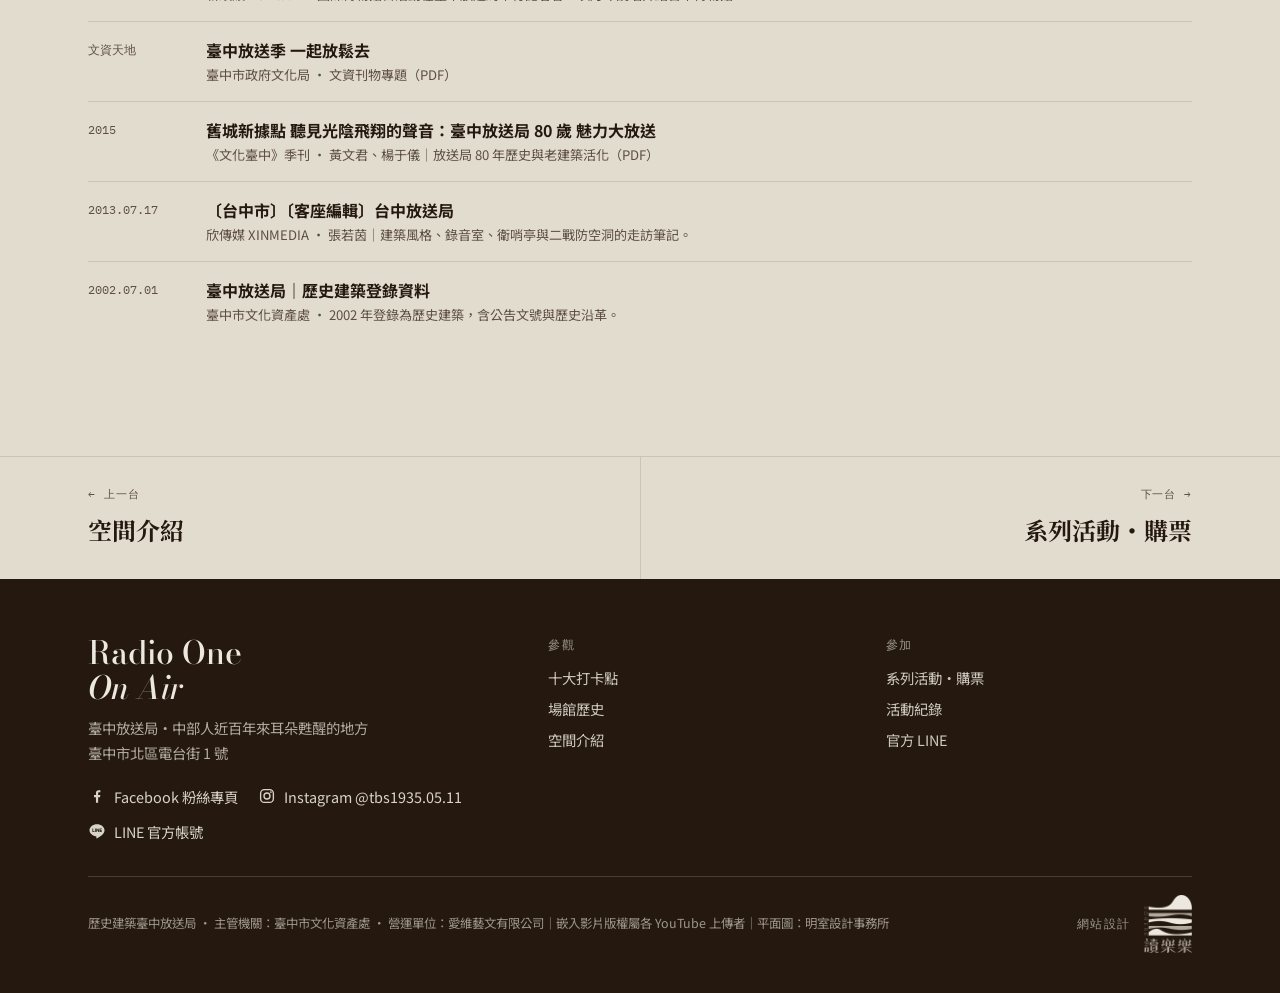
<file: archive.html>
<!doctype html>
<html lang="zh-Hant">
<head>
<meta charset="utf-8">
<meta name="viewport" content="width=device-width, initial-scale=1, viewport-fit=cover">
<title>活動紀錄｜Radio One On Air</title>
<meta name="description" content="臺中放送局 Radio One On Air：中部人近百年來耳朵甦醒的地方。參觀、打卡、活動資訊與購票。">
<link rel="preconnect" href="https://fonts.googleapis.com">
<link rel="preconnect" href="https://fonts.gstatic.com" crossorigin>
<link rel="stylesheet" href="https://fonts.googleapis.com/css2?family=Bodoni+Moda:ital,opsz,wght@0,6..96,500;0,6..96,700;1,6..96,500&family=IBM+Plex+Mono:wght@400;500&family=Noto+Sans+TC:wght@400;500;700&family=Noto+Serif+TC:wght@500;700;900&display=swap">
<link rel="stylesheet" href="assets/site.css">
</head>
<body>
<header class="hdr" id="top">
  <div class="wrap">
    <div class="hdr-row">
      <a class="logo" href="index.html"><b>Radio One</b><i>On Air</i><small>臺中放送局</small></a>
      <div class="hdr-cta">
        <a class="soc" href="https://www.facebook.com/fangsungstudio" target="_blank" rel="noopener" aria-label="臺中放送局 Facebook 粉絲專頁"><svg viewBox="0 0 24 24" width="18" height="18" aria-hidden="true"><path fill="currentColor" d="M13.5 21v-7.5h2.5l.4-3h-2.9V8.6c0-.9.3-1.5 1.5-1.5h1.5V4.4c-.3 0-1.2-.1-2.2-.1-2.2 0-3.7 1.3-3.7 3.8v2.4H8v3h2.6V21h2.9z"/></svg></a><a class="soc" href="https://www.instagram.com/tbs1935.05.11" target="_blank" rel="noopener" aria-label="臺中放送局 Instagram"><svg viewBox="0 0 24 24" width="18" height="18" aria-hidden="true"><rect x="3.5" y="3.5" width="17" height="17" rx="5" fill="none" stroke="currentColor" stroke-width="1.8"/><circle cx="12" cy="12" r="4" fill="none" stroke="currentColor" stroke-width="1.8"/><circle cx="17.2" cy="6.8" r="1.2" fill="currentColor"/></svg></a><a class="soc" href="https://lin.ee/pATTQXr" target="_blank" rel="noopener" aria-label="臺中放送局 LINE 官方帳號"><svg viewBox="0 0 24 24" width="18" height="18" aria-hidden="true"><path fill="currentColor" d="M12 3C6.5 3 2 6.6 2 11c0 3.9 3.5 7.2 8.3 7.9.3.1.8.2.9.5.1.3.1.7 0 1l-.1.9c0 .3-.2 1 .9.5s5.9-3.5 8-5.9C21.5 14.3 22 12.7 22 11c0-4.4-4.5-8-10-8zM8.3 13.4H6.4c-.3 0-.5-.2-.5-.5V9.1c0-.3.2-.5.5-.5s.5.2.5.5v3.3h1.4c.3 0 .5.2.5.5s-.2.5-.5.5zm2-.5c0 .3-.2.5-.5.5s-.5-.2-.5-.5V9.1c0-.3.2-.5.5-.5s.5.2.5.5v3.8zm4.6 0c0 .2-.1.4-.3.5h-.2c-.2 0-.3-.1-.4-.2l-1.9-2.6v2.3c0 .3-.2.5-.5.5s-.5-.2-.5-.5V9.1c0-.2.1-.4.3-.5h.2c.2 0 .3.1.4.2l1.9 2.6V9.1c0-.3.2-.5.5-.5s.5.2.5.5v3.8zm3.1-2.4c.3 0 .5.2.5.5s-.2.5-.5.5h-1.4v.9H18c.3 0 .5.2.5.5s-.2.5-.5.5h-1.9c-.3 0-.5-.2-.5-.5V9.1c0-.3.2-.5.5-.5H18c.3 0 .5.2.5.5s-.2.5-.5.5h-1.4v.9H18z"/></svg></a>
        <span class="onair" aria-label="現正放送">ON AIR</span>
        <a class="btn small solid" href="events.html">購票</a>
        <button class="menu-btn" id="menuBtn" aria-expanded="false" aria-controls="drawer">選台</button>
      </div>
    </div>
  </div>
  <div class="wrap">
    <nav class="dial" aria-label="網站導覽">
      <div class="dial-scale"></div>
      <ol id="dialList"><li><a href="index.html">首頁</a></li><li><a href="spots.html">打卡點</a></li><li><a href="history.html">場館歷史</a></li><li><a href="spaces.html">空間介紹</a></li><li><a href="archive.html" aria-current="page">活動紀錄</a></li><li><a href="events.html">系列活動・購票</a></li><li><a href="line.html">官方 LINE</a></li></ol>
      <div class="dial-now"><span class="mono">TUNED</span><b>活動紀錄</b></div>
      <div class="needle" id="needle"></div>
    </nav>
  </div>
</header>
<div class="drawer" id="drawer" hidden>
  <button class="btn small close" id="drawerClose">關閉</button>
  <a href="index.html">首頁 <span>Home</span></a><a href="spots.html">打卡點 <span>Photo Spots</span></a><a href="history.html">場館歷史 <span>History</span></a><a href="spaces.html">空間介紹 <span>Spaces</span></a><a href="archive.html" aria-current="page">活動紀錄 <span>Archive</span></a><a href="events.html">系列活動・購票 <span>Events & Tickets</span></a><a href="line.html">官方 LINE <span>LINE Official</span></a>
  <p class="drawer-soc"><a href="https://www.facebook.com/fangsungstudio" target="_blank" rel="noopener">Facebook ↗</a><a href="https://www.instagram.com/tbs1935.05.11" target="_blank" rel="noopener">Instagram ↗</a><a href="https://lin.ee/pATTQXr" target="_blank" rel="noopener">LINE ↗</a></p>
</div>
<main><section class="page-hero"><img src="assets/img/hero-archive.jpg" alt="臺中放送局前庭的二手市集"><div class="wrap">
<p class="eyebrow"><span class="lamp"></span>05 · 活動紀錄</p><h1>光雕、市集、爵士大樂團，<br>這裡一直很熱鬧</h1><p class="en">Past Events</p><p class="lead two-line"><span>從光雕投影到草地野餐市集，放送局辦過的活動都被觀眾拍了下來。</span><span>影片皆為 YouTube 公開影片，版權屬原上傳者。</span></p></div></section><nav class="subnav" aria-label="本頁章節"><div class="wrap"><a href="#recent">近期回顧</a><a href="#videos">活動影片</a><a href="#press">媒體報導</a></div></nav><section class="sec block" id="recent"><div class="wrap"><div class="blk-h"><p class="eyebrow"><span class="lamp"></span>近期回顧</p><h2>剛剛在放送局發生的事</h2><p>內容與照片同步自臺中放送局官方 Facebook 與 Instagram。</p></div>
<div class="recaps">
<article class="recap wide"><div class="gal g3"><img src="assets/img/ev-concert-recap-1.jpg" alt="念舊 李昀陵音樂會演出現場 1" loading="lazy"><img src="assets/img/ev-concert-recap-2.jpg" alt="念舊 李昀陵音樂會演出現場 2" loading="lazy"><img src="assets/img/ev-concert-recap-3.jpg" alt="念舊 李昀陵音樂會演出現場 3" loading="lazy"><img src="assets/img/ev-concert-recap-4.jpg" alt="念舊 李昀陵音樂會演出現場 4" loading="lazy"><img src="assets/img/ev-concert-recap-5.jpg" alt="念舊 李昀陵音樂會演出現場 5" loading="lazy"><img src="assets/img/ev-concert-recap-6.jpg" alt="念舊 李昀陵音樂會演出現場 6" loading="lazy"></div><div class="bd"><p class="when">2026.11.14 六 · 音樂會</p><h3>週末經典放送｜念舊 李昀陵音樂會</h3><p>音樂才女李昀陵與吉他手劉旭明，在週末午後為大家帶來精彩的音樂會演出。在 1935 年洋樓的大窗前，重新演繹〈魂縈舊夢〉〈月夜愁〉〈Fly Me to the Moon〉等中西經典歌曲，謝謝兩位為大家帶來美好又熟悉的午後時光。</p><p class="note">演出：李昀陵（演唱）× 劉旭明（吉他）</p><p style="display:flex;gap:10px;flex-wrap:wrap;margin-top:auto"><a class="btn small" href="https://www.instagram.com/reel/DfyosziPa6n/" target="_blank" rel="noopener">看演出影片 ↗</a></p></div></article>
<article class="recap wide"><div class="gal g2"><img src="assets/img/ev-film-recap-1.jpg" alt="《穿著旗袍的女孩》臺中放送局館長鄭楨慶與導演徐慶珠映後對談" loading="lazy"><img src="assets/img/ev-film-recap-2.jpg" alt="《穿著旗袍的女孩》徐慶珠導演分享拍攝心路歷程" loading="lazy"><img src="assets/img/ev-film-recap-3.jpg" alt="《穿著旗袍的女孩》徐慶珠導演於放送局映後座談" loading="lazy"><img src="assets/img/ev-film-recap-4.jpg" alt="《穿著旗袍的女孩》映後座談現場" loading="lazy"></div><div class="bd"><p class="when">2026.11.15 日 · 放送電影院</p><h3>週末放送電影院｜《穿著旗袍的女孩》</h3><p>以 1949 年來臺的沈媛為主角，透過一封遲到 40 年的家書與一件件珍藏的旗袍，走進她塵封的記憶。放映後由臺中放送局館長鄭楨慶與徐慶珠導演對談，導演分享自己身為外省二代、以素人入鏡拍攝這部作品的心路歷程。</p><p class="note">有些故事，記錄的是一個人的人生；有些思念，卻可能也是我們與家人共同擁有的記憶。</p><p style="display:flex;gap:10px;flex-wrap:wrap;margin-top:auto"><a class="btn small" href="https://www.instagram.com/reel/Df60PK7hJpI/" target="_blank" rel="noopener">看映後座談影片 ↗</a></p></div></article>
<article class="recap wide"><div class="gal"><img src="assets/img/ev-market-1.jpg" alt="Radio Market 電台市現場照片 1" loading="lazy"><img src="assets/img/ev-market-4.jpg" alt="Radio Market 電台市現場照片 2" loading="lazy"><img src="assets/img/ev-market-5.jpg" alt="Radio Market 電台市現場照片 3" loading="lazy"><img src="assets/img/ev-market-7.jpg" alt="Radio Market 電台市現場照片 4" loading="lazy"><img src="assets/img/ev-market-8.jpg" alt="Radio Market 電台市現場照片 5" loading="lazy"><img src="assets/img/ev-market-9.jpg" alt="Radio Market 電台市現場照片 6" loading="lazy"><img src="assets/img/ev-market-2.jpg" alt="Radio Market 電台市現場照片 7" loading="lazy"><img src="assets/img/ev-market-3.jpg" alt="Radio Market 電台市現場照片 8" loading="lazy"><img src="assets/img/ev-market-10.jpg" alt="Radio Market 電台市現場照片 9" loading="lazy"><img src="assets/img/ev-market-11.jpg" alt="Radio Market 電台市現場照片 10" loading="lazy"><img src="assets/img/ev-market-12.jpg" alt="Radio Market 電台市現場照片 11" loading="lazy"><img src="assets/img/ev-market-13.jpg" alt="Radio Market 電台市現場照片 12" loading="lazy"></div><div class="bd"><p class="when">2026.10.31 六 – 11.01 日 · 市集</p><h3>Radio Market 電台市｜市集音樂派對</h3><p>11 月第一個週末，搭配上微涼的天氣、適合的音樂、剛好的人們。這兩天聚集了許多人，在臺中放送局裡走逛市集、聽著音樂、享受午後陽光，也讓這座充滿歷史記憶的建築，多了幾分熱鬧與生活氣息。從風格選物、特色美食，到爵士與電子音樂，不同的元素在這裡交會；週日還有戰鬥陀螺賽事同場加映。</p><p class="note">主辦：銷播快公司｜協辦：臺中放送局</p><p style="display:flex;gap:10px;flex-wrap:wrap;margin-top:auto"><a class="btn small" href="https://www.instagram.com/p/DfYsrJaGtiY/" target="_blank" rel="noopener">IG 現場照片 ↗</a><a class="btn small" href="https://www.facebook.com/photo/?fbid=1616355417195891" target="_blank" rel="noopener">臉書活動相簿 ↗</a></p></div></article>
<article class="recap"><div class="ph"><img src="assets/img/ev-jazz-recap.jpg" alt="放送爵士週演出現場：低音提琴手" loading="lazy"></div><div class="bd"><p class="when">2026.10.30 五 – 10.31 六 · 爵士音樂會</p><h3>10月｜放送爵士週</h3><p>Kuljiyan 谷莉姎爵士四重奏與 Sonia 爵士四重奏接連兩天登場，10.30 與 10.31 的放送爵士音樂會完美落幕。謝謝大家前來支持，未來也將有越來越多不同的演出、展覽與活動。</p><a class="btn small" href="https://www.instagram.com/reel/DfWcLodPdLr/" target="_blank" rel="noopener">觀看活動影片 ↗</a></div></article>
<article class="recap"><div class="ph"><img src="assets/img/ev-tea-talk.jpg" alt="開幕茶會暨藝術對談現場" loading="lazy"></div><div class="bd"><p class="when">2026.10.22 四 · 藝術對談</p><h3>《時序之植：王仁傑個展》開幕茶會暨藝術對談</h3><p>一杯茶的時間，聊聊藝術與生活。畫家王仁傑與策展人李若帆，從創作者與策展人的不同視角，分享對藝術的觀察與體會，探索藝術如何融入日常；由臺師大助理教授鄭楨慶主持。</p><a class="btn small" href="https://www.instagram.com/reel/De9kp4qvMtl/" target="_blank" rel="noopener">觀看活動影片 ↗</a></div></article>
</div></div></section><section class="sec block alt" id="videos"><div class="wrap"><div class="blk-h"><p class="eyebrow"><span class="lamp"></span>影片</p><h2>觀眾鏡頭裡的放送局</h2></div><div class="vid-grid" id="vidGrid"></div></div></section><section class="sec block alt" id="press"><div class="wrap"><div class="blk-h"><p class="eyebrow"><span class="lamp"></span>媒體報導</p><h2>他們這樣寫放送局</h2></div><div class="press" style="grid-template-columns:1fr"><div>
        <h3>媒體報導</h3>
        <ul class="press-list">
          <li><a href="assets/img/press-chinatimes-20261123.jpg" target="_blank" rel="noopener"><time>2026.11.23</time><span><b>歷史建築重生 臺中放送局展新貌</b><small>中國時報（紙本） · 文、圖／謝文明｜愛維藝文接手經營，以音樂為核心串連展演、影像放映與市集；附報紙版面剪報。</small></span></a></li>
          <li><a href="https://house.chinatimes.com/20261109003081-264414" target="_blank" rel="noopener"><time>2026.11.09</time><span><b>歷史建築重生 臺中放送局展新貌</b><small>中時新聞網（房產頻道） · 記者謝文明｜愛維藝文接手經營，以音樂為核心結合展演、影像放映與市集，打造中臺灣中小型音樂文化據點。</small></span></a></li>
          <li><a href="https://www.cdns.com.tw/articles/1484605" target="_blank" rel="noopener"><time>2026.11.03</time><span><b>台中放送局新團隊營運 打造中台灣音樂藝文匯流中心</b><small>中華日報 · 記者楊文琳｜愛維藝文接手經營，館長鄭楨慶：延續「放送」精神，以現場演出取代過去的廣播訊號。</small></span></a></li>
          <li><a href="https://house.udn.com/house/story/123601/9852051" target="_blank" rel="noopener"><time>2026.11.02</time><span><b>老建築注入新聲音 臺中放送局明年推音樂節、藝穗節</b><small>udn 房地產（聯合新聞網） · 記者張莉｜以音樂為主軸，打造中臺灣中小型音樂文化交流據點。</small></span></a></li>
          <li><a href="https://udn.com/news/story/7325/9847918" target="_blank" rel="noopener"><time>2026.10.30</time><span><b>歷史古蹟變派對！台中放送局「Radio Market 電台市」明起2天免費逛</b><small>聯合新聞網 · 記者趙容萱｜在放送局歷史建築與庭院舉辦的市集與音樂派對。</small></span></a></li>
          <li><a href="https://udn.com/news/story/7325/9847876" target="_blank" rel="noopener"><time>2026.10.30</time><span><b>歷史建築台中放送局展新貌 愛維藝文以展演、市集與影像重新「開台」</b><small>聯合新聞網（經濟日報） · 記者宋健生｜新團隊以展演、影像放映與市集讓老建築重新開台。</small></span></a></li>
          <li><a href="https://www.tchac.taichung.gov.tw/information?uid=4&pid=4829" target="_blank" rel="noopener"><time>2021.05.10</time><span><b>2021臺中放送季 初心，找回每個出發時的念頭</b><small>臺中市文化資產處 · 以「初心」為題的主題展、講座與電臺街封街市集，並串聯周邊歷史建築導覽。</small></span></a></li>
          <li><a href="https://n.yam.com/Article/20190414224294" target="_blank" rel="noopener"><time>2019.04.14</time><span><b>2019臺中放送季 帶您走進臺中「聲」活</b><small>大成報（蕃新聞轉載） · 記者蕭宇廷｜以臺中放送局為據點，結合導覽、講座、露天電影與創意市集。</small></span></a></li>
          <li><a href="https://supertaste.tvbs.com.tw/travel/314864" target="_blank" rel="noopener"><time>2019.03.22</time><span><b>免費逛！台中超有哏老屋這7間：昭和廣播電台、日治監獄、彩繪舊酒廠</b><small>食尚玩家（TVBS） · 1935 年成立的全臺第三座廣播電台，免費參觀的老屋景點。</small></span></a></li>
          <li><a href="https://newtalk.tw/news/view/2017-05-17/86885" target="_blank" rel="noopener"><time>2017.05.17</time><span><b>帶著舊皮箱去旅行 臺中放送季用故事傳承美好記憶</b><small>新頭殼 Newtalk · 臺中放送季以「為臺中發聲」為題，用文學、影像、聲音與設計說台中故事。</small></span></a></li>
          <li><a href="https://www.tchac.taichung.gov.tw/information?uid=4&pid=812" target="_blank" rel="noopener"><time>2017.05.17</time><span><b>快來「放送拉哩喔」！臺中放送季邀您賞音樂、看電影、聽故事</b><small>臺中市文化資產處 · 歷史建築記憶展、臺語片放映、名人講座與野餐市集音樂會。</small></span></a></li>
          <li><a href="https://newtalk.tw/news/view/2017-05-03/85796" target="_blank" rel="noopener"><time>2017.05.03</time><span><b>518 國際博物館日 微光旅途走訪舊城</b><small>新頭殼 Newtalk · 國際博物館日活動在臺中放送局舉行記者會，以月琴說唱介紹台中博物館。</small></span></a></li>
          <li><a href="https://www.culture.taichung.gov.tw/media/819807/%E6%96%87%E8%B3%87%E5%A4%A9%E5%9C%B0-%E8%87%BA%E4%B8%AD%E6%94%BE%E9%80%81%E5%AD%A3-%E4%B8%80%E8%B5%B7%E6%94%BE%E9%AC%86%E5%8E%BB.pdf" target="_blank" rel="noopener"><time>文資天地</time><span><b>臺中放送季 一起放鬆去</b><small>臺中市政府文化局 · 文資刊物專題（PDF）</small></span></a></li>
          <li><a href="https://www.culture.taichung.gov.tw/media/823363/在地故事-臺中放送局80歲-魅力大放送.pdf" target="_blank" rel="noopener"><time>2015</time><span><b>舊城新據點 聽見光陰飛翔的聲音：臺中放送局 80 歲 魅力大放送</b><small>《文化臺中》季刊 · 黃文君、楊于儀｜放送局 80 年歷史與老建築活化（PDF）</small></span></a></li>
          <li><a href="https://www.xinmedia.com/article/4301" target="_blank" rel="noopener"><time>2013.07.17</time><span><b>〔台中市〕〔客座編輯〕台中放送局</b><small>欣傳媒 XINMEDIA · 張若茵｜建築風格、錄音室、衛哨亭與二戰防空洞的走訪筆記。</small></span></a></li>
          <li><a href="https://www.tchac.taichung.gov.tw/historybuilding?uid=34&pid=25" target="_blank" rel="noopener"><time>2002.07.01</time><span><b>臺中放送局｜歷史建築登錄資料</b><small>臺中市文化資產處 · 2002 年登錄為歷史建築，含公告文號與歷史沿革。</small></span></a></li>
        </ul>
      </div>
      </div></div></section></main><nav class="pager" aria-label="上一頁與下一頁"><div class="wrap"><a class="prev" href="spaces.html"><span class="mono">← 上一台</span><b>空間介紹</b></a><a class="next" href="events.html"><span class="mono">下一台 →</span><b>系列活動・購票</b></a></div></nav><footer>
  <div class="wrap">
    <div class="brand"><b>Radio One<br><i>On Air</i></b><p>臺中放送局・中部人近百年來耳朵甦醒的地方<br>臺中市北區電台街 1 號</p><p class="foot-soc"><a href="https://www.facebook.com/fangsungstudio" target="_blank" rel="noopener"><svg viewBox="0 0 24 24" width="18" height="18" aria-hidden="true"><path fill="currentColor" d="M13.5 21v-7.5h2.5l.4-3h-2.9V8.6c0-.9.3-1.5 1.5-1.5h1.5V4.4c-.3 0-1.2-.1-2.2-.1-2.2 0-3.7 1.3-3.7 3.8v2.4H8v3h2.6V21h2.9z"/></svg>Facebook 粉絲專頁</a><a href="https://www.instagram.com/tbs1935.05.11" target="_blank" rel="noopener"><svg viewBox="0 0 24 24" width="18" height="18" aria-hidden="true"><rect x="3.5" y="3.5" width="17" height="17" rx="5" fill="none" stroke="currentColor" stroke-width="1.8"/><circle cx="12" cy="12" r="4" fill="none" stroke="currentColor" stroke-width="1.8"/><circle cx="17.2" cy="6.8" r="1.2" fill="currentColor"/></svg>Instagram @tbs1935.05.11</a><a href="https://lin.ee/pATTQXr" target="_blank" rel="noopener"><svg viewBox="0 0 24 24" width="18" height="18" aria-hidden="true"><path fill="currentColor" d="M12 3C6.5 3 2 6.6 2 11c0 3.9 3.5 7.2 8.3 7.9.3.1.8.2.9.5.1.3.1.7 0 1l-.1.9c0 .3-.2 1 .9.5s5.9-3.5 8-5.9C21.5 14.3 22 12.7 22 11c0-4.4-4.5-8-10-8zM8.3 13.4H6.4c-.3 0-.5-.2-.5-.5V9.1c0-.3.2-.5.5-.5s.5.2.5.5v3.3h1.4c.3 0 .5.2.5.5s-.2.5-.5.5zm2-.5c0 .3-.2.5-.5.5s-.5-.2-.5-.5V9.1c0-.3.2-.5.5-.5s.5.2.5.5v3.8zm4.6 0c0 .2-.1.4-.3.5h-.2c-.2 0-.3-.1-.4-.2l-1.9-2.6v2.3c0 .3-.2.5-.5.5s-.5-.2-.5-.5V9.1c0-.2.1-.4.3-.5h.2c.2 0 .3.1.4.2l1.9 2.6V9.1c0-.3.2-.5.5-.5s.5.2.5.5v3.8zm3.1-2.4c.3 0 .5.2.5.5s-.2.5-.5.5h-1.4v.9H18c.3 0 .5.2.5.5s-.2.5-.5.5h-1.9c-.3 0-.5-.2-.5-.5V9.1c0-.3.2-.5.5-.5H18c.3 0 .5.2.5.5s-.2.5-.5.5h-1.4v.9H18z"/></svg>LINE 官方帳號</a></p></div>
    <div><h4>參觀</h4><ul><li><a href="spots.html">十大打卡點</a></li><li><a href="history.html">場館歷史</a></li><li><a href="spaces.html">空間介紹</a></li></ul></div>
    <div><h4>參加</h4><ul><li><a href="events.html">系列活動・購票</a></li><li><a href="archive.html">活動紀錄</a></li><li><a href="line.html">官方 LINE</a></li></ul></div>
    <div class="foot-bottom"><p class="fine">歷史建築臺中放送局 · 主管機關：臺中市文化資產處 · 營運單位：愛維藝文有限公司｜嵌入影片版權屬各 YouTube 上傳者｜<span style="white-space:nowrap">平面圖：明室設計事務所</span></p><div class="made-by"><span class="lbl">網站設計</span><a class="logo-link" href="https://www.instagram.com/dorere.tw/" target="_blank" rel="noopener" aria-label="網站設計：讀樂樂 DORERE（Instagram）"><img class="dl-on-dark" src="assets/img/dorere-logo-light.png" alt="讀樂樂 DORERE" width="66" height="80" loading="lazy"><img class="dl-on-light" src="assets/img/dorere-logo.png" alt="讀樂樂 DORERE" width="66" height="80" loading="lazy"></a></div></div>
  </div>
</footer><script src="assets/site.js"></script>
</body>
</html>
</file>
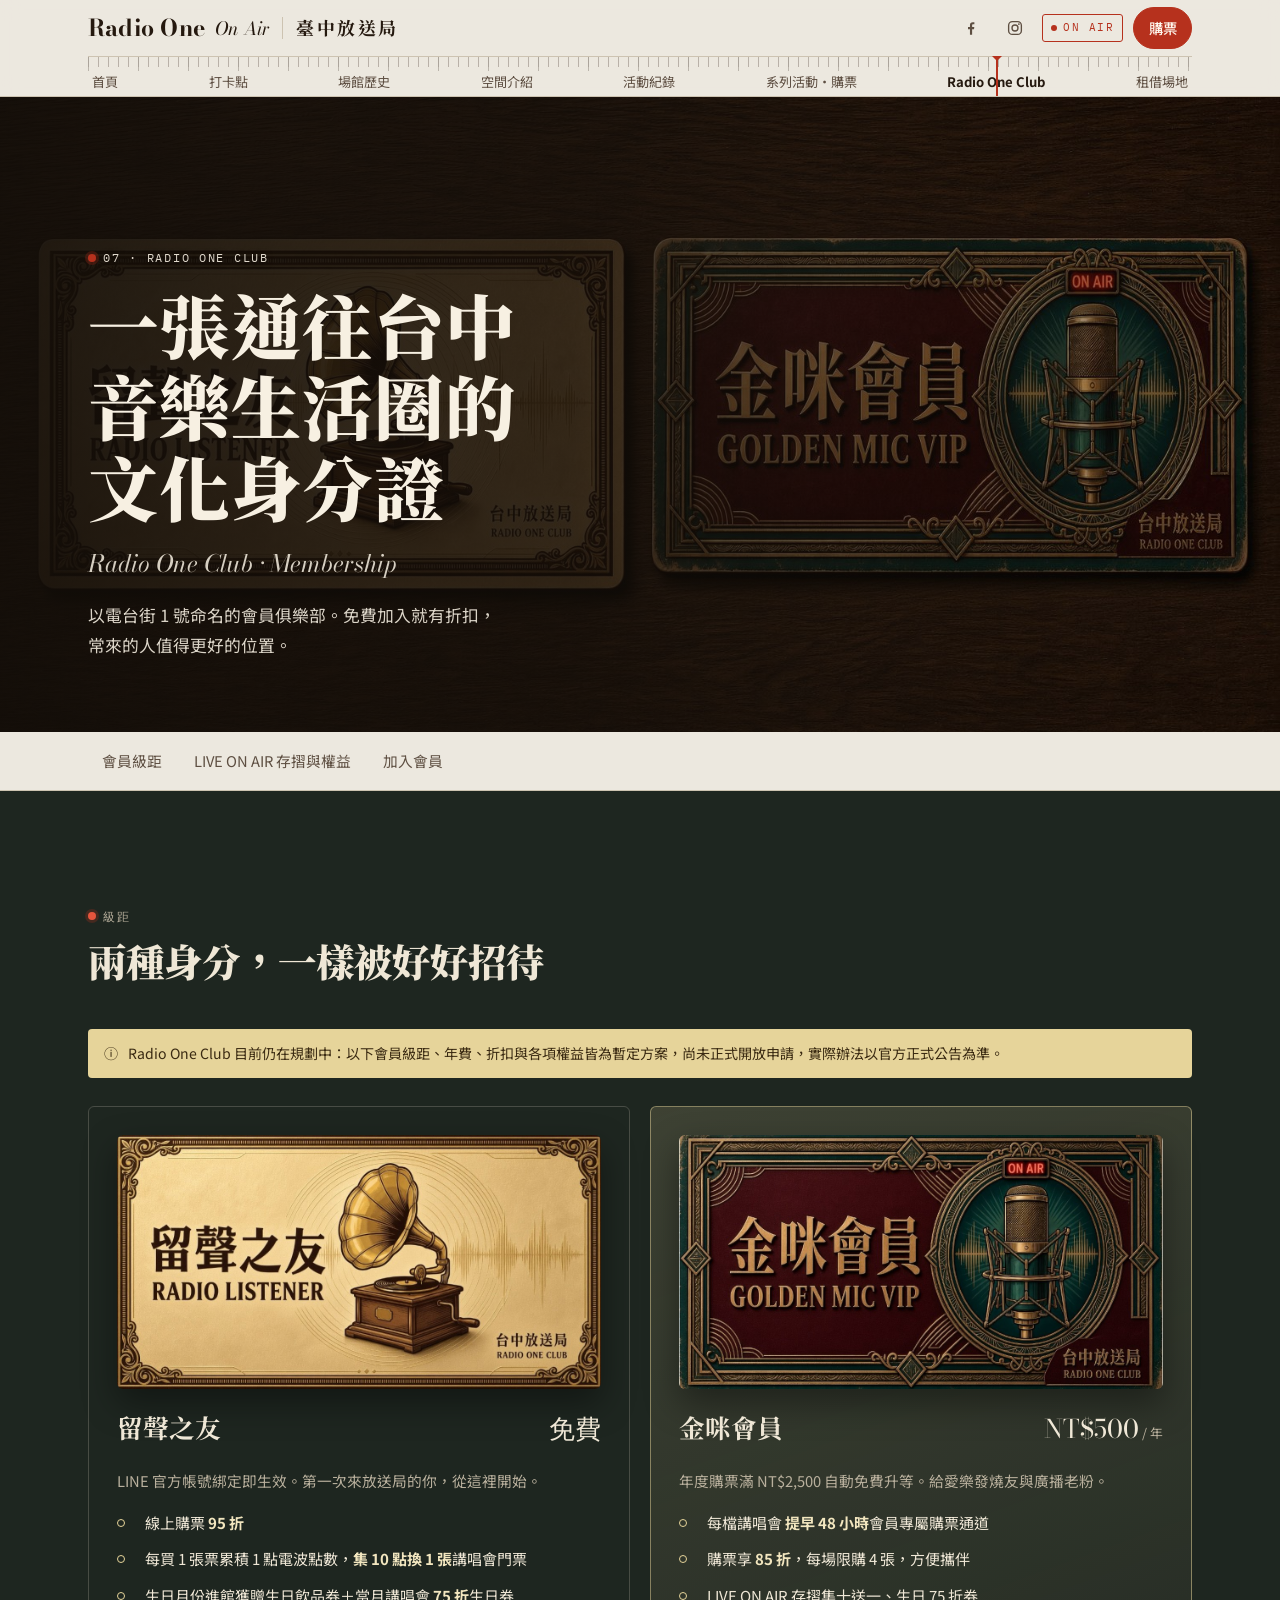
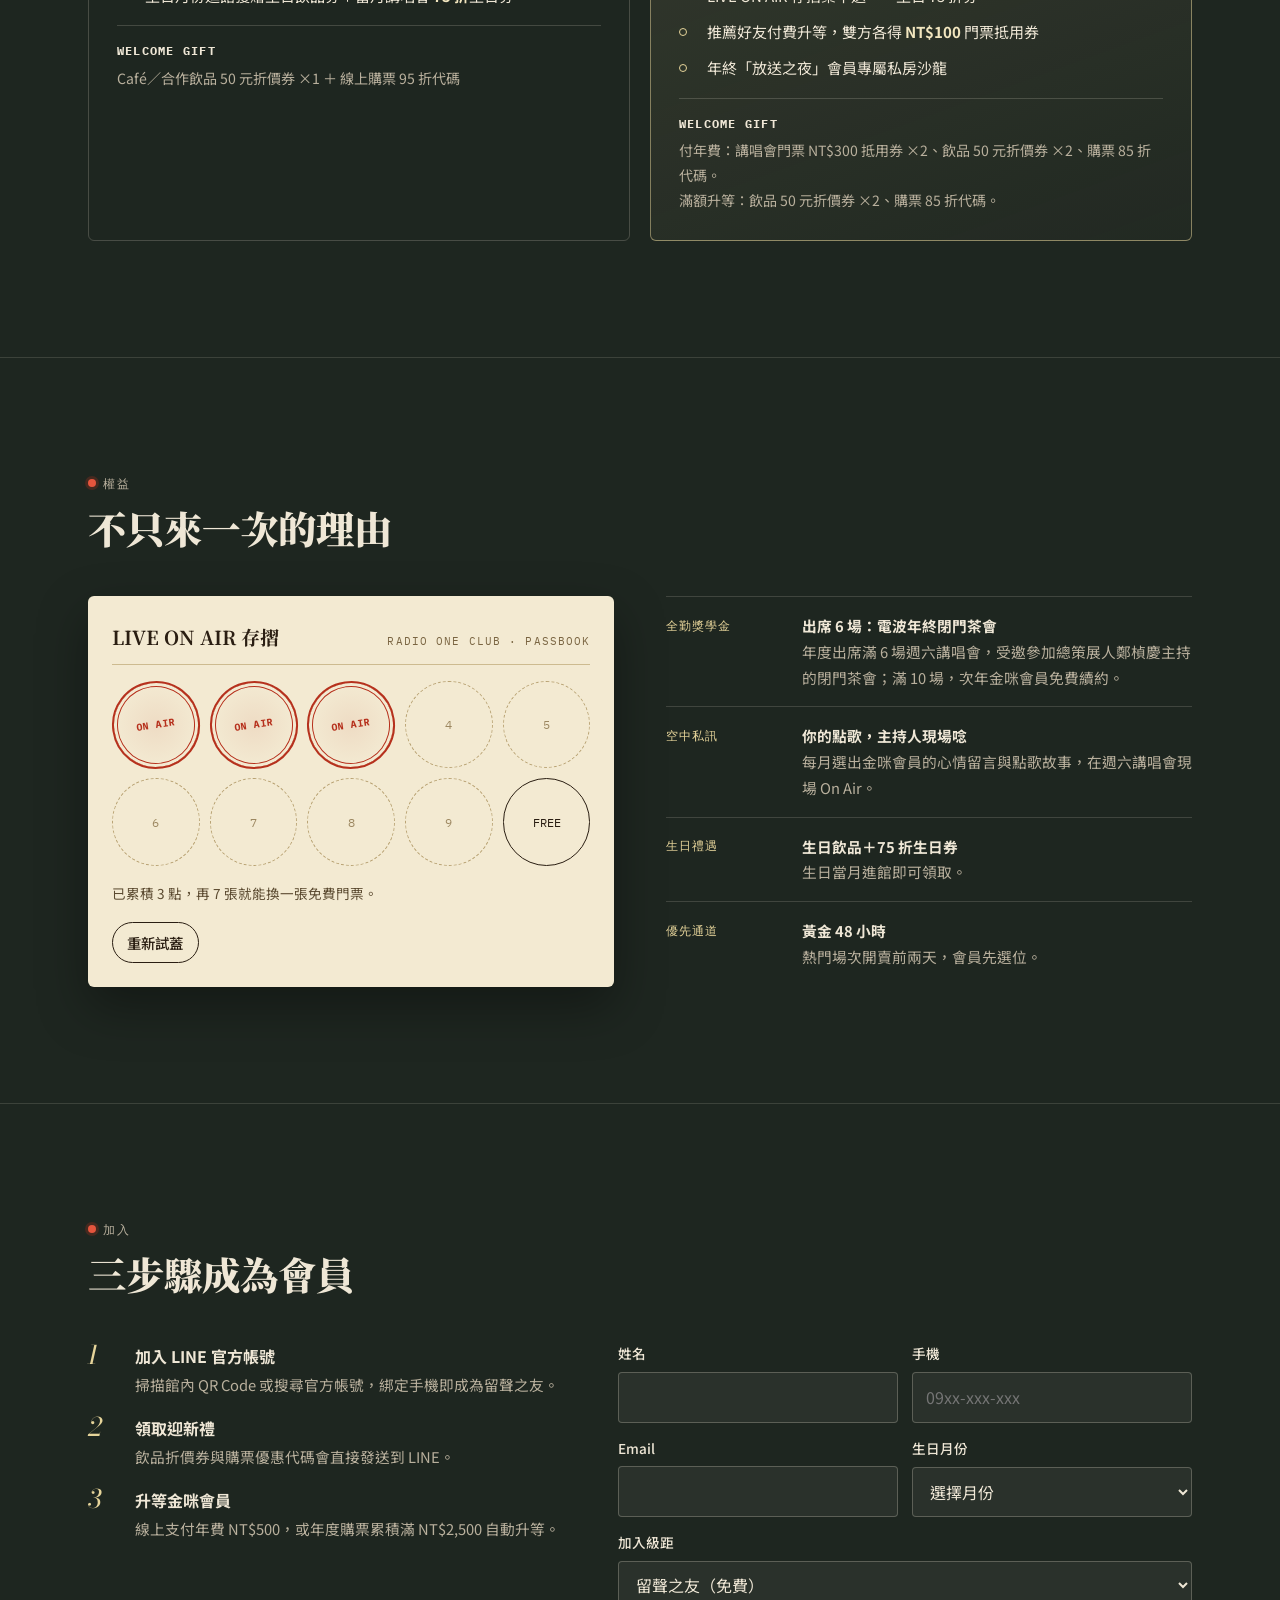
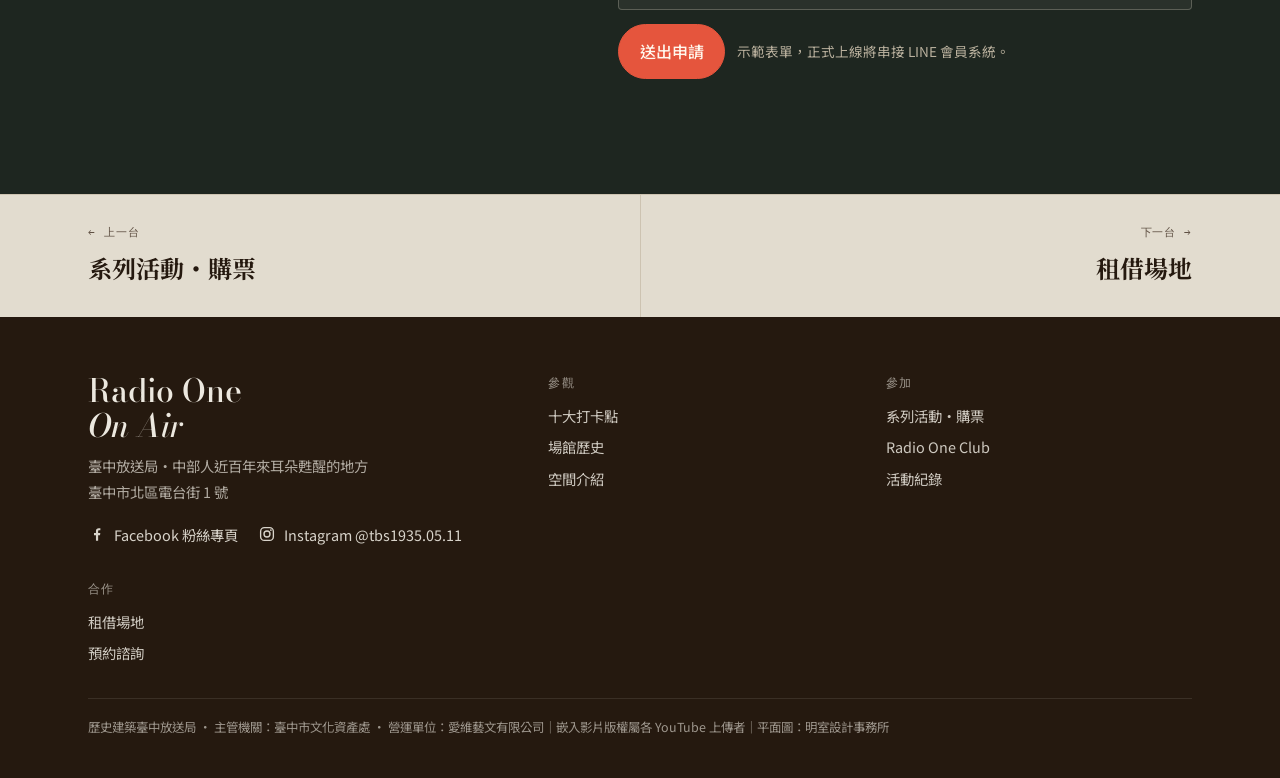
<file: club.html>
<!doctype html>
<html lang="zh-Hant">
<head>
<meta charset="utf-8">
<meta name="viewport" content="width=device-width, initial-scale=1, viewport-fit=cover">
<title>Radio One Club｜Radio One On Air</title>
<meta name="description" content="臺中放送局 Radio One On Air：中部人近百年來耳朵甦醒的地方。參觀、打卡、音樂會購票、會員與場地租借。">
<link rel="preconnect" href="https://fonts.googleapis.com">
<link rel="preconnect" href="https://fonts.gstatic.com" crossorigin>
<link rel="stylesheet" href="https://fonts.googleapis.com/css2?family=Bodoni+Moda:ital,opsz,wght@0,6..96,500;0,6..96,700;1,6..96,500&family=IBM+Plex+Mono:wght@400;500&family=Noto+Sans+TC:wght@400;500;700&family=Noto+Serif+TC:wght@500;700;900&display=swap">
<link rel="stylesheet" href="assets/site.css">
</head>
<body>
<header class="hdr" id="top">
  <div class="wrap">
    <div class="hdr-row">
      <a class="logo" href="index.html"><b>Radio One</b><i>On Air</i><small>臺中放送局</small></a>
      <div class="hdr-cta">
        <a class="soc" href="https://www.facebook.com/fangsungstudio" target="_blank" rel="noopener" aria-label="臺中放送局 Facebook 粉絲專頁"><svg viewBox="0 0 24 24" width="18" height="18" aria-hidden="true"><path fill="currentColor" d="M13.5 21v-7.5h2.5l.4-3h-2.9V8.6c0-.9.3-1.5 1.5-1.5h1.5V4.4c-.3 0-1.2-.1-2.2-.1-2.2 0-3.7 1.3-3.7 3.8v2.4H8v3h2.6V21h2.9z"/></svg></a><a class="soc" href="https://www.instagram.com/tbs1935.05.11" target="_blank" rel="noopener" aria-label="臺中放送局 Instagram"><svg viewBox="0 0 24 24" width="18" height="18" aria-hidden="true"><rect x="3.5" y="3.5" width="17" height="17" rx="5" fill="none" stroke="currentColor" stroke-width="1.8"/><circle cx="12" cy="12" r="4" fill="none" stroke="currentColor" stroke-width="1.8"/><circle cx="17.2" cy="6.8" r="1.2" fill="currentColor"/></svg></a>
        <span class="onair" aria-label="現正放送">ON AIR</span>
        <a class="btn small solid" href="events.html">購票</a>
        <button class="menu-btn" id="menuBtn" aria-expanded="false" aria-controls="drawer">選台</button>
      </div>
    </div>
  </div>
  <div class="wrap">
    <nav class="dial" aria-label="網站導覽">
      <div class="dial-scale"></div>
      <ol id="dialList"><li><a href="index.html">首頁</a></li><li><a href="spots.html">打卡點</a></li><li><a href="history.html">場館歷史</a></li><li><a href="spaces.html">空間介紹</a></li><li><a href="archive.html">活動紀錄</a></li><li><a href="events.html">系列活動・購票</a></li><li><a href="club.html" aria-current="page">Radio One Club</a></li><li><a href="rental.html">租借場地</a></li></ol>
      <div class="dial-now"><span class="mono">TUNED</span><b>Radio One Club</b></div>
      <div class="needle" id="needle"></div>
    </nav>
  </div>
</header>
<div class="drawer" id="drawer" hidden>
  <button class="btn small close" id="drawerClose">關閉</button>
  <a href="index.html">首頁 <span>Home</span></a><a href="spots.html">打卡點 <span>Photo Spots</span></a><a href="history.html">場館歷史 <span>History</span></a><a href="spaces.html">空間介紹 <span>Spaces</span></a><a href="archive.html">活動紀錄 <span>Archive</span></a><a href="events.html">系列活動・購票 <span>Events & Tickets</span></a><a href="club.html" aria-current="page">Radio One Club <span>Membership</span></a><a href="rental.html">租借場地 <span>Venue Hire</span></a>
  <p class="drawer-soc"><a href="https://www.facebook.com/fangsungstudio" target="_blank" rel="noopener">Facebook ↗</a><a href="https://www.instagram.com/tbs1935.05.11" target="_blank" rel="noopener">Instagram ↗</a></p>
</div>
<main><section class="page-hero dark-plain club-hero"><img src="assets/img/hero-club-cards.jpg" alt="金咪會員卡與留聲之友卡"><div class="wrap"><p class="eyebrow"><span class="lamp"></span>07 · Radio One Club</p><h1>一張通往台中音樂生活圈的<br>文化身分證</h1><p class="en">Radio One Club · Membership</p><p class="lead">以電台街 1 號命名的會員俱樂部。免費加入就有折扣，常來的人值得更好的位置。</p></div></section><nav class="subnav" aria-label="本頁章節"><div class="wrap"><a href="#tiers">會員級距</a><a href="#perks">LIVE ON AIR 存摺與權益</a><a href="#join">加入會員</a></div></nav><section class="sec block club" id="tiers"><div class="wrap"><div class="blk-h"><p class="eyebrow"><span class="lamp"></span>級距</p><h2>兩種身分，一樣被好好招待</h2></div><div class="demo-banner"><span>ⓘ</span><span>Radio One Club 目前仍在規劃中：以下會員級距、年費、折扣與各項權益皆為暫定方案，尚未正式開放申請，實際辦法以官方正式公告為準。</span></div><div class="tiers">
      <div class="tier"><img class="tier-card" src="assets/img/card-listener.jpg" alt="留聲之友會員卡（橫式）" loading="lazy">
        <div class="nm"><h3>留聲之友</h3><span class="fee">免費</span></div>
        <p class="who">LINE 官方帳號綁定即生效。第一次來放送局的你，從這裡開始。</p>
        <ul>
          <li><span>線上購票 <b>95 折</b></span></li>
          <li><span>每買 1 張票累積 1 點電波點數，<b>集 10 點換 1 張</b>講唱會門票</span></li>
          <li><span>生日月份進館獲贈生日飲品券＋當月講唱會 <b>75 折</b>生日券</span></li>
        </ul>
        <div class="gift"><b>WELCOME GIFT</b>Café／合作飲品 50 元折價券 ×1 ＋ 線上購票 95 折代碼</div>
      </div>
      <div class="tier gold"><img class="tier-card" src="assets/img/card-gold.jpg" alt="金咪會員卡（橫式）" loading="lazy">
        <div class="nm"><h3>金咪會員</h3><span class="fee">NT$500<small> / 年</small></span></div>
        <p class="who">年度購票滿 NT$2,500 自動免費升等。給愛樂發燒友與廣播老粉。</p>
        <ul>
          <li><span>每檔講唱會 <b>提早 48 小時</b>會員專屬購票通道</span></li>
          <li><span>購票享 <b>85 折</b>，每場限購 4 張，方便攜伴</span></li>
          <li><span>LIVE ON AIR 存摺集十送一、生日 75 折券</span></li>
          <li><span>推薦好友付費升等，雙方各得 <b>NT$100</b> 門票抵用券</span></li>
          <li><span>年終「放送之夜」會員專屬私房沙龍</span></li>
        </ul>
        <div class="gift"><b>WELCOME GIFT</b>付年費：講唱會門票 NT$300 抵用券 ×2、飲品 50 元折價券 ×2、購票 85 折代碼。<br>滿額升等：飲品 50 元折價券 ×2、購票 85 折代碼。</div>
      </div>
    </div>

    </div></section><section class="sec block club" id="perks"><div class="wrap"><div class="blk-h"><p class="eyebrow"><span class="lamp"></span>權益</p><h2>不只來一次的理由</h2></div><div class="club-row">
      <div class="passbook">
        <div class="hd"><b>LIVE ON AIR 存摺</b><span>RADIO ONE CLUB · PASSBOOK</span></div>
        <div class="stamps" id="stamps"></div>
        <p id="stampMsg">每買 1 張音樂會門票蓋 1 格。點點看，蓋滿 10 格就能兌換一般席門票 1 張。</p>
        <button class="btn small" type="button" id="stampReset">重新試蓋</button>
      </div>
      <div class="perks">
        <div><span class="k">全勤獎學金</span><p><b>出席 6 場：電波年終閉門茶會</b>年度出席滿 6 場週六講唱會，受邀參加總策展人鄭楨慶主持的閉門茶會；滿 10 場，次年金咪會員免費續約。</p></div>
        <div><span class="k">空中私訊</span><p><b>你的點歌，主持人現場唸</b>每月選出金咪會員的心情留言與點歌故事，在週六講唱會現場 On Air。</p></div>
        <div><span class="k">生日禮遇</span><p><b>生日飲品＋75 折生日券</b>生日當月進館即可領取。</p></div>
        <div><span class="k">優先通道</span><p><b>黃金 48 小時</b>熱門場次開賣前兩天，會員先選位。</p></div>
      </div>
    </div>

    </div></section><section class="sec block club" id="join"><div class="wrap"><div class="blk-h"><p class="eyebrow"><span class="lamp"></span>加入</p><h2>三步驟成為會員</h2></div><div class="join">
      <div>
        
        <ol>
          <li><div><b>加入 LINE 官方帳號</b><span>掃描館內 QR Code 或搜尋官方帳號，綁定手機即成為留聲之友。</span></div></li>
          <li><div><b>領取迎新禮</b><span>飲品折價券與購票優惠代碼會直接發送到 LINE。</span></div></li>
          <li><div><b>升等金咪會員</b><span>線上支付年費 NT$500，或年度購票累積滿 NT$2,500 自動升等。</span></div></li>
        </ol>
      </div>
      <form id="joinForm" style="display:grid;gap:14px" novalidate>
        <div class="fields">
          <div class="field"><label for="jName">姓名</label><input id="jName" required autocomplete="name"></div>
          <div class="field"><label for="jPhone">手機</label><input id="jPhone" required inputmode="tel" autocomplete="tel" placeholder="09xx-xxx-xxx"></div>
          <div class="field"><label for="jEmail">Email</label><input id="jEmail" type="email" required autocomplete="email"></div>
          <div class="field"><label for="jBirth">生日月份</label><select id="jBirth"><option value="">選擇月份</option></select></div>
        </div>
        <div class="field"><label for="jTier">加入級距</label><select id="jTier"><option value="free">留聲之友（免費）</option><option value="gold">金咪會員（NT$500／年）</option></select></div>
        <div style="display:flex;gap:12px;flex-wrap:wrap;align-items:center"><button class="btn solid" type="submit">送出申請</button><span class="note">示範表單，正式上線將串接 LINE 會員系統。</span></div>
        <div id="joinMsg" hidden class="ok-msg"></div>
      </form>
    </div>
  </div></section></main><nav class="pager" aria-label="上一頁與下一頁"><div class="wrap"><a class="prev" href="events.html"><span class="mono">← 上一台</span><b>系列活動・購票</b></a><a class="next" href="rental.html"><span class="mono">下一台 →</span><b>租借場地</b></a></div></nav><footer>
  <div class="wrap">
    <div class="brand"><b>Radio One<br><i>On Air</i></b><p>臺中放送局・中部人近百年來耳朵甦醒的地方<br>臺中市北區電台街 1 號</p><p class="foot-soc"><a href="https://www.facebook.com/fangsungstudio" target="_blank" rel="noopener"><svg viewBox="0 0 24 24" width="18" height="18" aria-hidden="true"><path fill="currentColor" d="M13.5 21v-7.5h2.5l.4-3h-2.9V8.6c0-.9.3-1.5 1.5-1.5h1.5V4.4c-.3 0-1.2-.1-2.2-.1-2.2 0-3.7 1.3-3.7 3.8v2.4H8v3h2.6V21h2.9z"/></svg>Facebook 粉絲專頁</a><a href="https://www.instagram.com/tbs1935.05.11" target="_blank" rel="noopener"><svg viewBox="0 0 24 24" width="18" height="18" aria-hidden="true"><rect x="3.5" y="3.5" width="17" height="17" rx="5" fill="none" stroke="currentColor" stroke-width="1.8"/><circle cx="12" cy="12" r="4" fill="none" stroke="currentColor" stroke-width="1.8"/><circle cx="17.2" cy="6.8" r="1.2" fill="currentColor"/></svg>Instagram @tbs1935.05.11</a></p></div>
    <div><h4>參觀</h4><ul><li><a href="spots.html">十大打卡點</a></li><li><a href="history.html">場館歷史</a></li><li><a href="spaces.html">空間介紹</a></li></ul></div>
    <div><h4>參加</h4><ul><li><a href="events.html">系列活動・購票</a></li><li><a href="club.html">Radio One Club</a></li><li><a href="archive.html">活動紀錄</a></li></ul></div>
    <div><h4>合作</h4><ul><li><a href="rental.html">租借場地</a></li><li><a href="rental.html#enquiry">預約諮詢</a></li></ul></div>
    <p class="fine">歷史建築臺中放送局 · 主管機關：臺中市文化資產處 · 營運單位：愛維藝文有限公司｜嵌入影片版權屬各 YouTube 上傳者｜平面圖：明室設計事務所</p>
  </div>
</footer><script src="assets/site.js"></script>
</body>
</html>
</file>
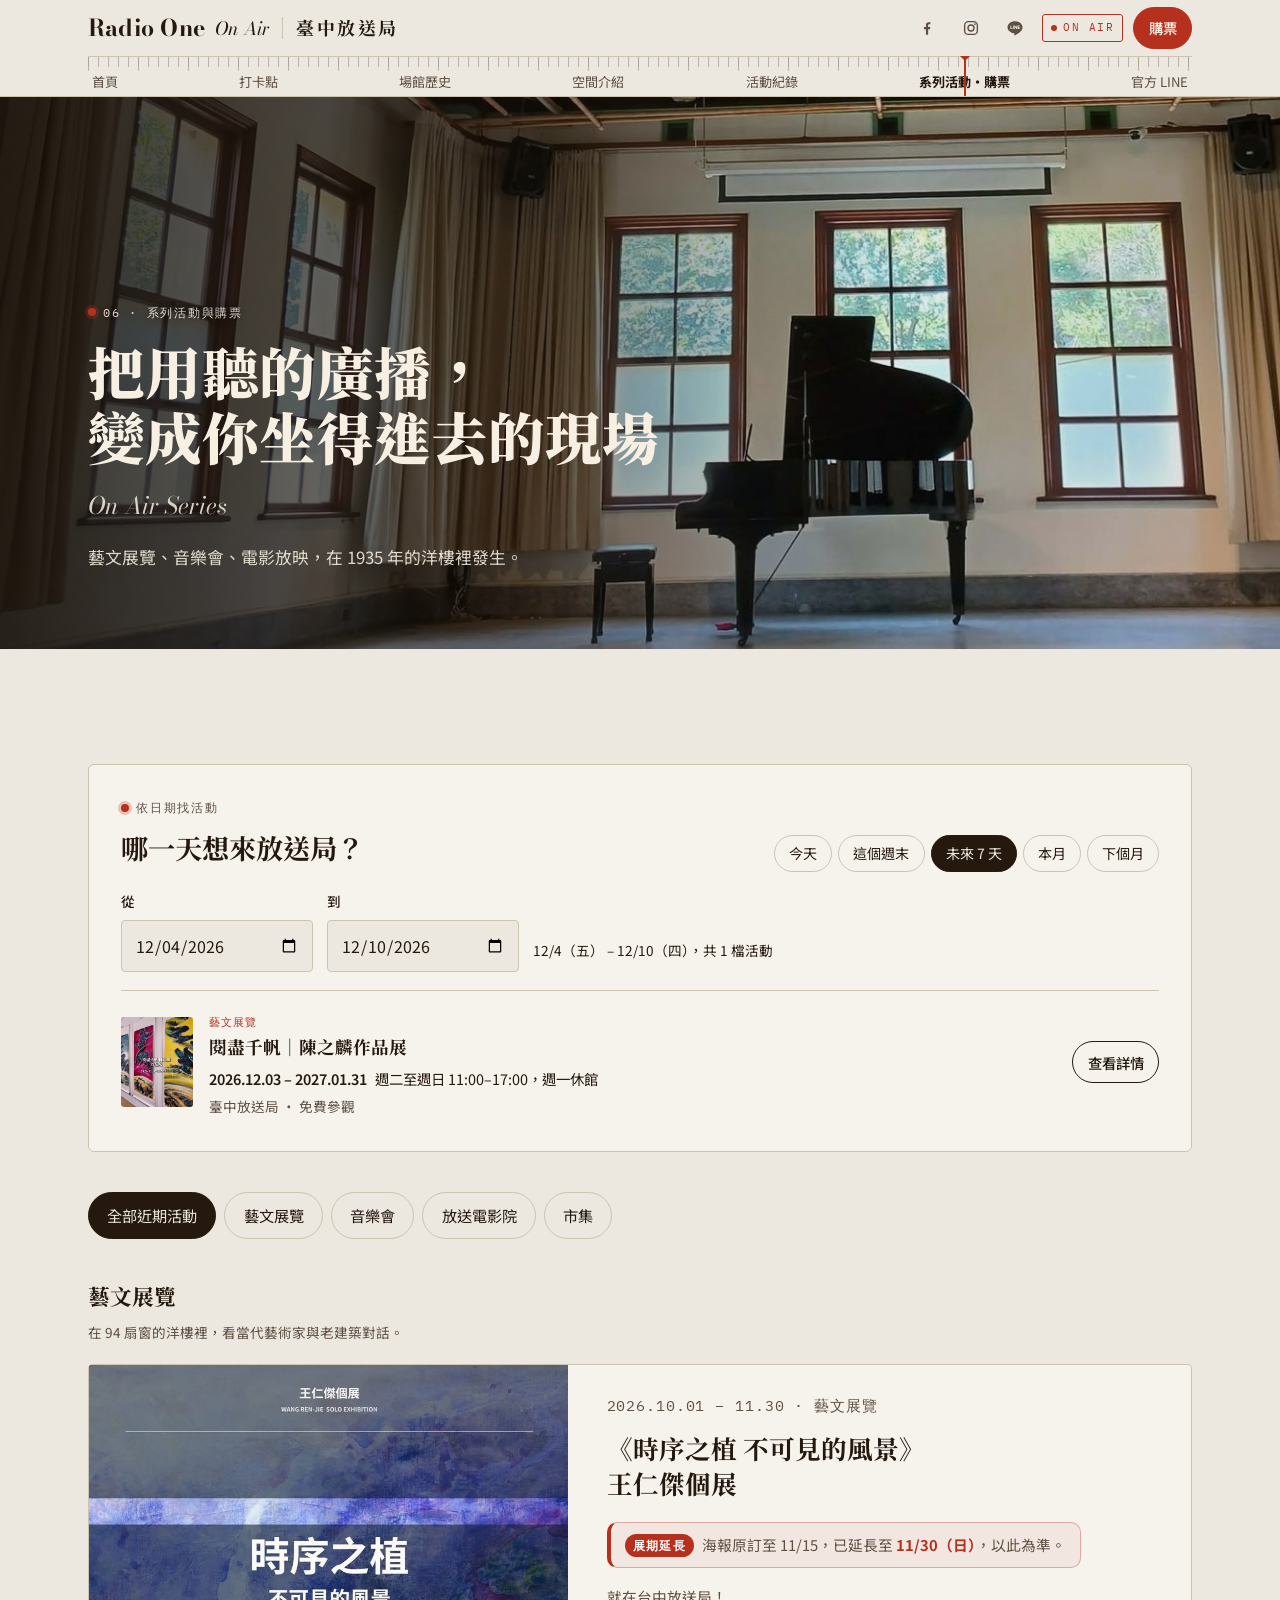
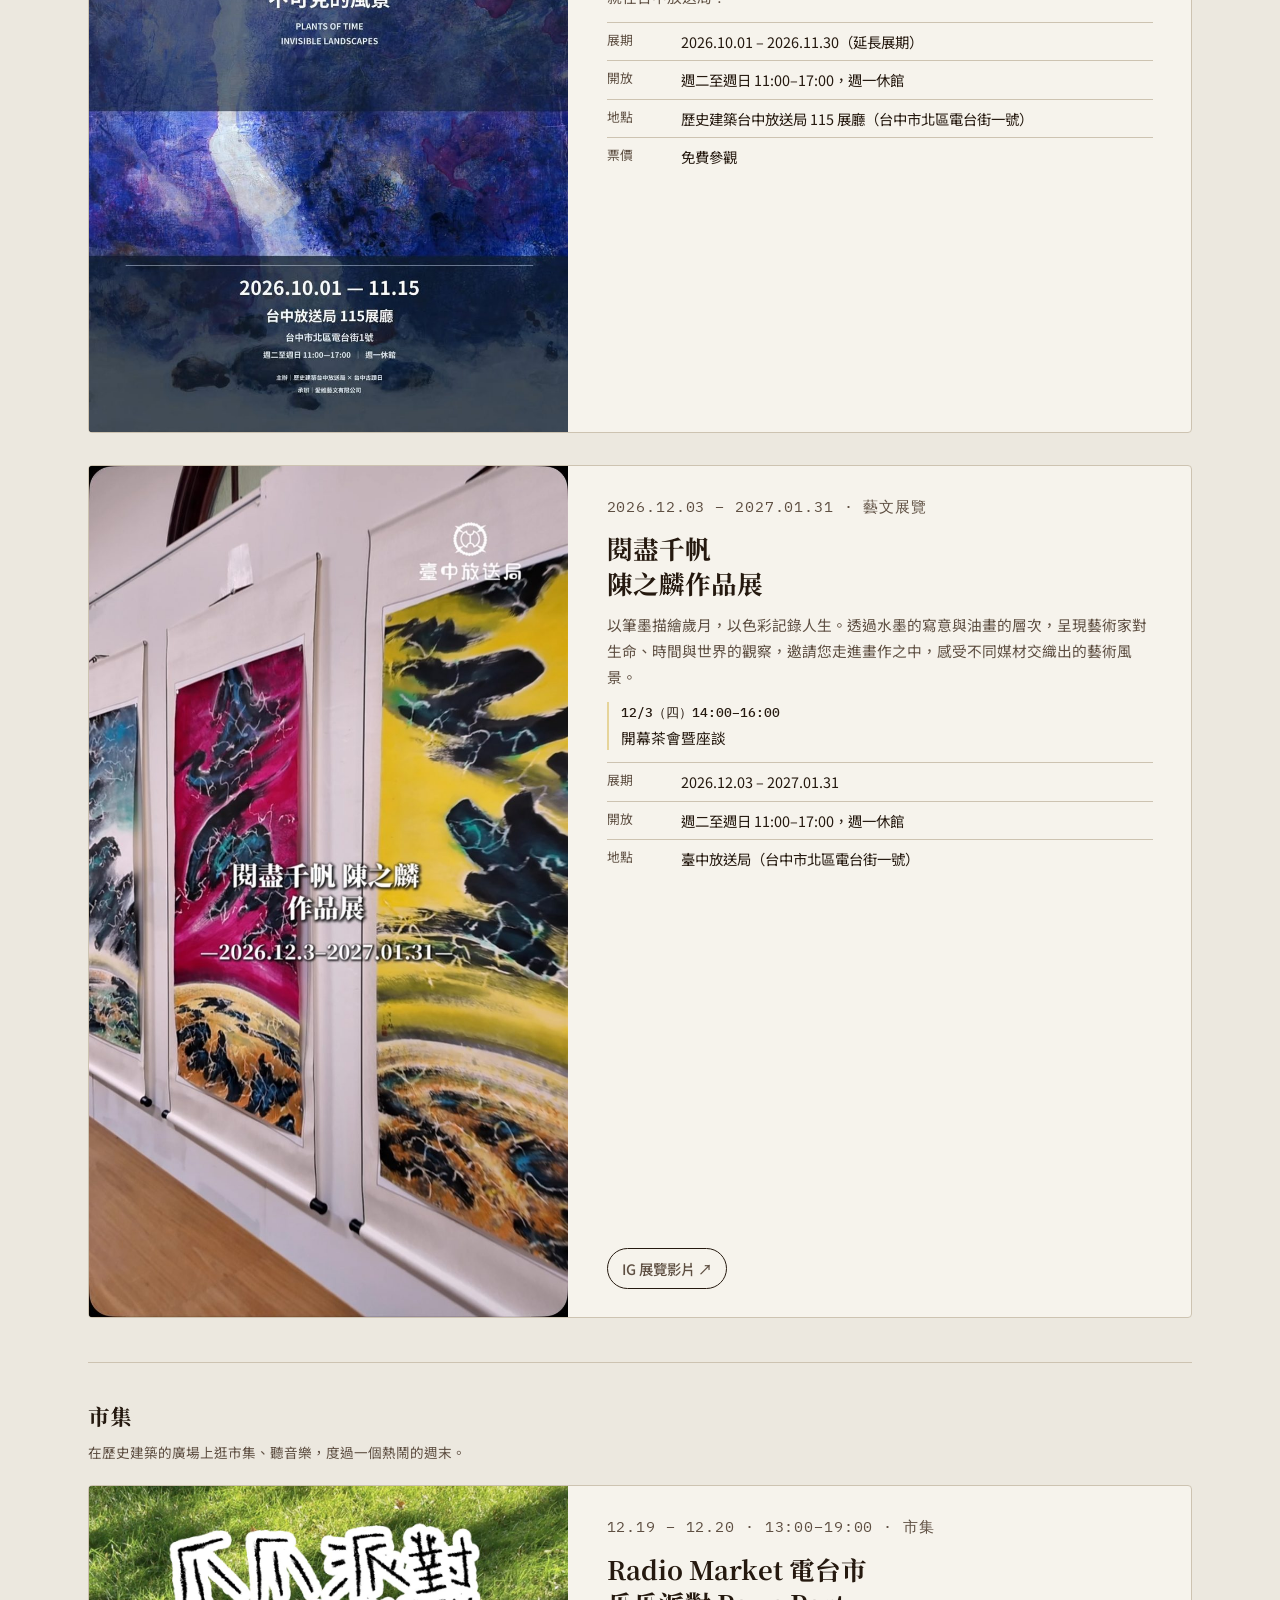
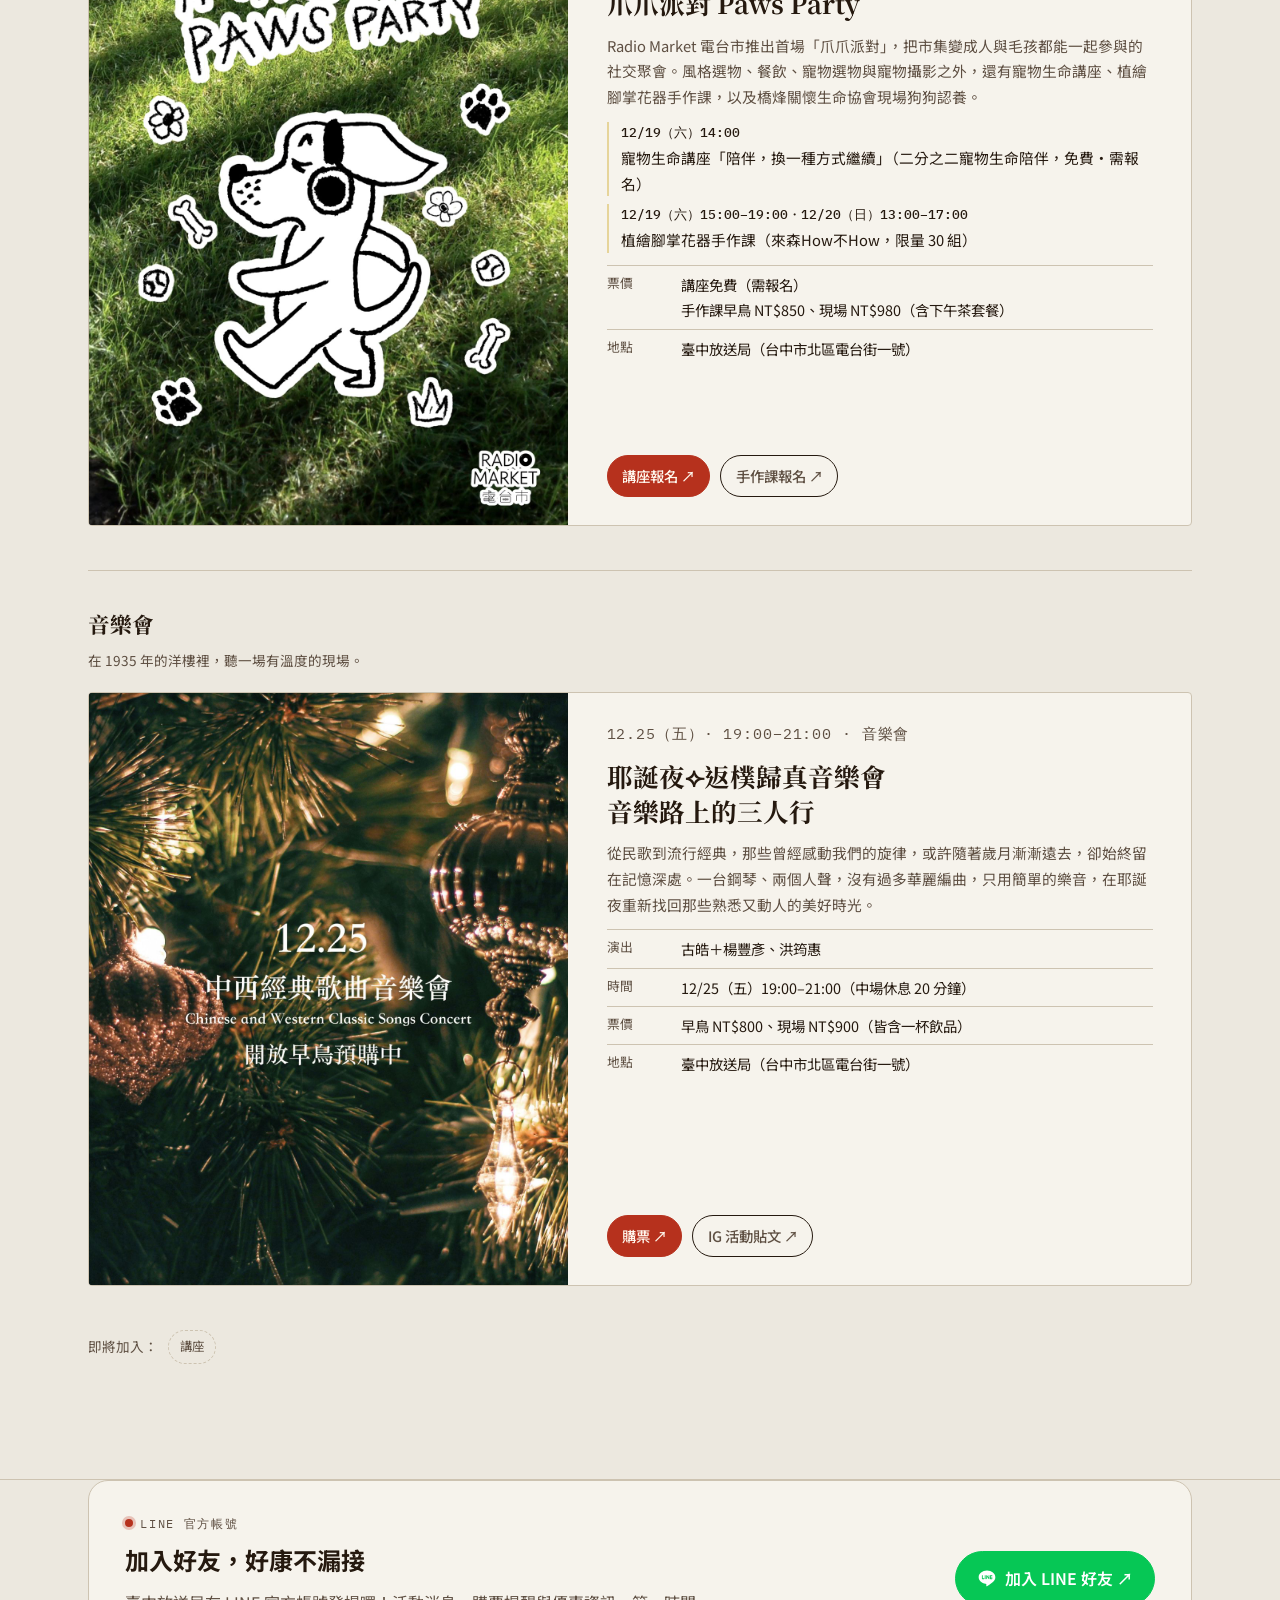
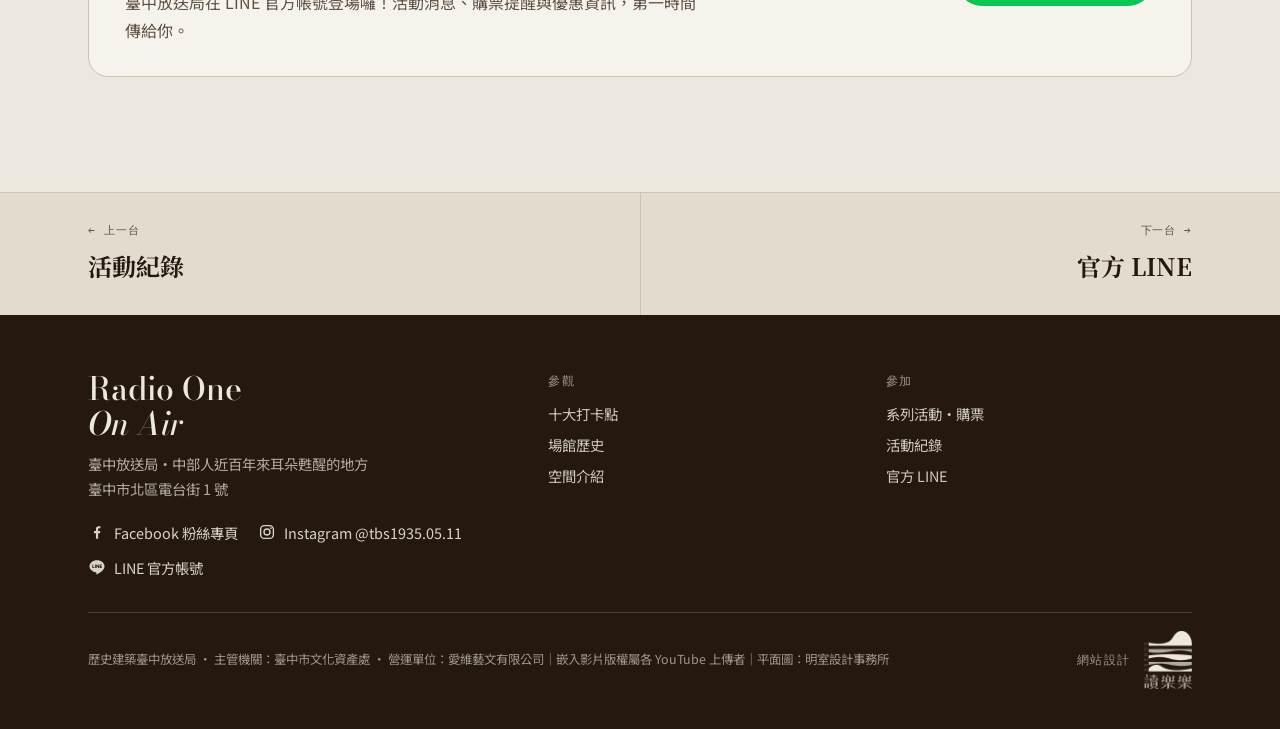
<file: events.html>
<!doctype html>
<html lang="zh-Hant">
<head>
<meta charset="utf-8">
<meta name="viewport" content="width=device-width, initial-scale=1, viewport-fit=cover">
<title>系列活動・購票｜Radio One On Air</title>
<meta name="description" content="臺中放送局 Radio One On Air：中部人近百年來耳朵甦醒的地方。參觀、打卡、活動資訊與購票。">
<link rel="preconnect" href="https://fonts.googleapis.com">
<link rel="preconnect" href="https://fonts.gstatic.com" crossorigin>
<link rel="stylesheet" href="https://fonts.googleapis.com/css2?family=Bodoni+Moda:ital,opsz,wght@0,6..96,500;0,6..96,700;1,6..96,500&family=IBM+Plex+Mono:wght@400;500&family=Noto+Sans+TC:wght@400;500;700&family=Noto+Serif+TC:wght@500;700;900&display=swap">
<link rel="stylesheet" href="assets/site.css">
</head>
<body>
<header class="hdr" id="top">
  <div class="wrap">
    <div class="hdr-row">
      <a class="logo" href="index.html"><b>Radio One</b><i>On Air</i><small>臺中放送局</small></a>
      <div class="hdr-cta">
        <a class="soc" href="https://www.facebook.com/fangsungstudio" target="_blank" rel="noopener" aria-label="臺中放送局 Facebook 粉絲專頁"><svg viewBox="0 0 24 24" width="18" height="18" aria-hidden="true"><path fill="currentColor" d="M13.5 21v-7.5h2.5l.4-3h-2.9V8.6c0-.9.3-1.5 1.5-1.5h1.5V4.4c-.3 0-1.2-.1-2.2-.1-2.2 0-3.7 1.3-3.7 3.8v2.4H8v3h2.6V21h2.9z"/></svg></a><a class="soc" href="https://www.instagram.com/tbs1935.05.11" target="_blank" rel="noopener" aria-label="臺中放送局 Instagram"><svg viewBox="0 0 24 24" width="18" height="18" aria-hidden="true"><rect x="3.5" y="3.5" width="17" height="17" rx="5" fill="none" stroke="currentColor" stroke-width="1.8"/><circle cx="12" cy="12" r="4" fill="none" stroke="currentColor" stroke-width="1.8"/><circle cx="17.2" cy="6.8" r="1.2" fill="currentColor"/></svg></a><a class="soc" href="https://lin.ee/pATTQXr" target="_blank" rel="noopener" aria-label="臺中放送局 LINE 官方帳號"><svg viewBox="0 0 24 24" width="18" height="18" aria-hidden="true"><path fill="currentColor" d="M12 3C6.5 3 2 6.6 2 11c0 3.9 3.5 7.2 8.3 7.9.3.1.8.2.9.5.1.3.1.7 0 1l-.1.9c0 .3-.2 1 .9.5s5.9-3.5 8-5.9C21.5 14.3 22 12.7 22 11c0-4.4-4.5-8-10-8zM8.3 13.4H6.4c-.3 0-.5-.2-.5-.5V9.1c0-.3.2-.5.5-.5s.5.2.5.5v3.3h1.4c.3 0 .5.2.5.5s-.2.5-.5.5zm2-.5c0 .3-.2.5-.5.5s-.5-.2-.5-.5V9.1c0-.3.2-.5.5-.5s.5.2.5.5v3.8zm4.6 0c0 .2-.1.4-.3.5h-.2c-.2 0-.3-.1-.4-.2l-1.9-2.6v2.3c0 .3-.2.5-.5.5s-.5-.2-.5-.5V9.1c0-.2.1-.4.3-.5h.2c.2 0 .3.1.4.2l1.9 2.6V9.1c0-.3.2-.5.5-.5s.5.2.5.5v3.8zm3.1-2.4c.3 0 .5.2.5.5s-.2.5-.5.5h-1.4v.9H18c.3 0 .5.2.5.5s-.2.5-.5.5h-1.9c-.3 0-.5-.2-.5-.5V9.1c0-.3.2-.5.5-.5H18c.3 0 .5.2.5.5s-.2.5-.5.5h-1.4v.9H18z"/></svg></a>
        <span class="onair" aria-label="現正放送">ON AIR</span>
        <a class="btn small solid" href="events.html">購票</a>
        <button class="menu-btn" id="menuBtn" aria-expanded="false" aria-controls="drawer">選台</button>
      </div>
    </div>
  </div>
  <div class="wrap">
    <nav class="dial" aria-label="網站導覽">
      <div class="dial-scale"></div>
      <ol id="dialList"><li><a href="index.html">首頁</a></li><li><a href="spots.html">打卡點</a></li><li><a href="history.html">場館歷史</a></li><li><a href="spaces.html">空間介紹</a></li><li><a href="archive.html">活動紀錄</a></li><li><a href="events.html" aria-current="page">系列活動・購票</a></li><li><a href="line.html">官方 LINE</a></li></ol>
      <div class="dial-now"><span class="mono">TUNED</span><b>系列活動・購票</b></div>
      <div class="needle" id="needle"></div>
    </nav>
  </div>
</header>
<div class="drawer" id="drawer" hidden>
  <button class="btn small close" id="drawerClose">關閉</button>
  <a href="index.html">首頁 <span>Home</span></a><a href="spots.html">打卡點 <span>Photo Spots</span></a><a href="history.html">場館歷史 <span>History</span></a><a href="spaces.html">空間介紹 <span>Spaces</span></a><a href="archive.html">活動紀錄 <span>Archive</span></a><a href="events.html" aria-current="page">系列活動・購票 <span>Events & Tickets</span></a><a href="line.html">官方 LINE <span>LINE Official</span></a>
  <p class="drawer-soc"><a href="https://www.facebook.com/fangsungstudio" target="_blank" rel="noopener">Facebook ↗</a><a href="https://www.instagram.com/tbs1935.05.11" target="_blank" rel="noopener">Instagram ↗</a><a href="https://lin.ee/pATTQXr" target="_blank" rel="noopener">LINE ↗</a></p>
</div>
<main><section class="page-hero piano-hero"><img src="assets/img/hero-events.jpg" alt="一樓多功能展演空間與平台鋼琴"><div class="wrap">
<p class="eyebrow"><span class="lamp"></span>06 · 系列活動與購票</p><h1 class="h-lines"><span>把用聽的廣播，</span><span>變成你坐得進去的現場</span></h1><p class="en">On Air Series</p><p class="lead one-line">藝文展覽、音樂會、電影放映，在 1935 年的洋樓裡發生。</p></div></section><section class="sec block " id="series"><div class="wrap"><div class="finder" id="finder" role="search" aria-label="依日期搜尋活動">
<div class="finder-head"><div><p class="eyebrow"><span class="lamp"></span>依日期找活動</p><h3>哪一天想來放送局？</h3></div>
<div class="finder-quick" id="finderQuick"><button type="button" class="tab" data-q="today">今天</button><button type="button" class="tab" data-q="weekend">這個週末</button><button type="button" class="tab" data-q="next7">未來 7 天</button><button type="button" class="tab" data-q="month">本月</button><button type="button" class="tab" data-q="nextmonth">下個月</button></div></div>
<div class="finder-form"><div class="field"><label for="fFrom">從</label><input type="date" id="fFrom"></div><div class="field"><label for="fTo">到</label><input type="date" id="fTo"></div><p class="note" id="fSummary" aria-live="polite"></p></div>
<div class="finder-results" id="fResults"></div>
</div><div class="series-tabs" role="tablist" id="seriesTabs"><button class="tab" role="tab" aria-selected="true" data-series="all">全部近期活動</button><button class="tab" role="tab" aria-selected="false" data-series="expo">藝文展覽</button><button class="tab" role="tab" aria-selected="false" data-series="concert">音樂會</button><button class="tab" role="tab" aria-selected="false" data-series="film">放送電影院</button><button class="tab" role="tab" aria-selected="false" data-series="market">市集</button></div><div class="ended-box" id="seriesEmpty" hidden><p>目前沒有即將舉辦的活動，新場次公布後會第一時間更新。</p><p class="ended-actions"><a class="btn small" href="archive.html#recent">看活動紀錄</a><a class="btn small solid" href="line.html">加入官方 LINE，新場次第一時間通知</a></p></div>

    

    

    <div id="series-expo" class="series-panel" data-label="藝文展覽"><span id="expo"></span><p class="note" style="margin-bottom:20px">在 94 扇窗的洋樓裡，看當代藝術家與老建築對話。</p><div class="evnow evone"><article class="ev"><div class="ph"><img class="poster" src="assets/img/event-wang-renjie.jpg" alt="王仁傑個展《時序之植 不可見的風景》海報" loading="lazy" style="object-position:50% 30%"></div><div class="bd">
<p class="when">2026.10.01 – 11.30 · 藝文展覽</p><h3>《時序之植 不可見的風景》<br>王仁傑個展</h3><p class="ext-note"><b>展期延長</b>海報原訂至 11/15，已延長至 <strong>11/30（日）</strong>，以此為準。</p>
<p>就在台中放送局！</p>
<dl><div><dt>展期</dt><dd>2026.10.01 – 2026.11.30<span style="white-space:nowrap">（延長展期）</span></dd></div><div><dt>開放</dt><dd>週二至週日 11:00–17:00，週一休館</dd></div><div><dt>地點</dt><dd>歷史建築台中放送局 115 展廳（台中市北區電台街一號）</dd></div><div><dt>票價</dt><dd>免費參觀</dd></div></dl></div></article><article class="ev"><div class="ph"><img class="poster" src="assets/img/ev-chen-zhilin.jpg" alt="閱盡千帆 陳之麟作品展 主視覺" loading="lazy" style="object-position:50% 45%"></div><div class="bd">
<p class="when">2026.12.03 – 2027.01.31 · 藝文展覽</p><h3>閱盡千帆<br>陳之麟作品展</h3>
<p>以筆墨描繪歲月，以色彩記錄人生。透過水墨的寫意與油畫的層次，呈現藝術家對生命、時間與世界的觀察，邀請您走進畫作之中，感受不同媒材交織出的藝術風景。</p>
<ul><li><b>12/3（四）14:00–16:00</b>開幕茶會暨座談</li></ul>
<dl><div><dt>展期</dt><dd>2026.12.03 – 2027.01.31</dd></div><div><dt>開放</dt><dd>週二至週日 11:00–17:00，週一休館</dd></div><div><dt>地點</dt><dd>臺中放送局（台中市北區電台街一號）</dd></div></dl>
<p style="display:flex;gap:10px;flex-wrap:wrap;margin-top:auto"><a class="btn small" href="https://www.instagram.com/reel/DgPMP2Dvdy2/" target="_blank" rel="noopener">IG 展覽影片 ↗</a></p></div></article></div></div><div id="series-market" class="series-panel" data-label="市集"><span id="market"></span><p class="note" style="margin-bottom:20px">在歷史建築的廣場上逛市集、聽音樂，度過一個熱鬧的週末。</p><div class="evnow evone"><article class="ev"><div class="ph"><img class="poster" src="assets/img/ev-market-paws.jpg" alt="Radio Market 電台市《爪爪派對》主視覺" loading="lazy" style="object-position:50% 0%"></div><div class="bd">
<p class="when">12.19 – 12.20 · 13:00–19:00 · 市集</p><h3>Radio Market 電台市<br>爪爪派對 Paws Party</h3>
<p>Radio Market 電台市推出首場「爪爪派對」，把市集變成人與毛孩都能一起參與的社交聚會。風格選物、餐飲、寵物選物與寵物攝影之外，還有寵物生命講座、植繪腳掌花器手作課，以及橋烽關懷生命協會現場狗狗認養。</p>
<ul><li><b>12/19（六）14:00</b>寵物生命講座「陪伴，換一種方式繼續」（二分之二寵物生命陪伴，免費・需報名）</li><li><b>12/19（六）15:00–19:00・12/20（日）13:00–17:00</b>植繪腳掌花器手作課（來森How不How，限量 30 組）</li></ul>
<dl><div><dt>票價</dt><dd>講座免費（需報名）<br>手作課早鳥 NT$850、現場 NT$980（含下午茶套餐）</dd></div><div><dt>地點</dt><dd>臺中放送局（台中市北區電台街一號）</dd></div></dl>
<p style="display:flex;gap:10px;flex-wrap:wrap;margin-top:auto"><a class="btn small solid" href="https://docs.google.com/forms/d/e/1FAIpQLSfacGzLO5Y9sArrE1dRHwGX60DlnqQ-xeFZghW4RIHKX3oLNA/viewform" target="_blank" rel="noopener">講座報名 ↗</a><a class="btn small" href="https://docs.google.com/forms/d/e/1FAIpQLSflM7u4-201TqBDzoPtBTE2XiQzqWsr9-gqNgh5Wl_C4Wnqkg/viewform" target="_blank" rel="noopener">手作課報名 ↗</a></p></div></article></div></div><div id="series-concert" class="series-panel" data-label="音樂會"><span id="concert"></span><p class="note" style="margin-bottom:20px">在 1935 年的洋樓裡，聽一場有溫度的現場。</p><div class="evnow evone"><article class="ev"><div class="ph"><img class="poster" src="assets/img/ev-xmas-concert.jpg" alt="耶誕夜・返樸歸真音樂會 12.25 中西經典歌曲音樂會海報" loading="lazy" style="object-position:50% 30%"></div><div class="bd">
<p class="when">12.25（五）· 19:00–21:00 · 音樂會</p><h3>耶誕夜⟣返樸歸真音樂會<br>音樂路上的三人行</h3>
<p>從民歌到流行經典，那些曾經感動我們的旋律，或許隨著歲月漸漸遠去，卻始終留在記憶深處。一台鋼琴、兩個人聲，沒有過多華麗編曲，只用簡單的樂音，在耶誕夜重新找回那些熟悉又動人的美好時光。</p>
<dl><div><dt>演出</dt><dd>古皓＋楊豐彥、洪筠惠</dd></div><div><dt>時間</dt><dd>12/25（五）19:00–21:00（中場休息 20 分鐘）</dd></div><div><dt>票價</dt><dd>早鳥 NT$800、現場 NT$900（皆含一杯飲品）</dd></div><div><dt>地點</dt><dd>臺中放送局（台中市北區電台街一號）</dd></div></dl>
<p style="display:flex;gap:10px;flex-wrap:wrap;margin-top:auto"><a class="btn small solid" href="https://docs.google.com/forms/d/e/1FAIpQLSdTPQXzTp-Oxy0OVmNR1uVKs2vI7C_IHS_AKK8cZcDTzBkyBA/viewform" target="_blank" rel="noopener">購票 ↗</a><a class="btn small" href="https://www.instagram.com/p/DgM9ahmvKlt/" target="_blank" rel="noopener">IG 活動貼文 ↗</a></p></div></article></div></div><div id="series-film" class="series-panel" data-label="放送電影院"><span id="film"></span><p class="note" style="margin-bottom:20px">在老放送局裡看一部電影，再聽導演聊聊幕後。</p><div class="ended-box"><p>11/15「週末放送電影院《穿著旗袍的女孩》」已圓滿落幕，下一部放映片單敬請期待。</p><p class="ended-actions"><a class="btn small" href="archive.html#recent">看活動紀錄</a><a class="btn small solid" href="line.html">加入官方 LINE，新場次第一時間通知</a></p></div></div><div class="coming" style="margin-top:36px"><span class="note">即將加入：</span><span class="chip">講座</span></div>
  </div></section><section class="sec block line-band"><div class="wrap"><div class="line-cta"><div><p class="eyebrow"><span class="lamp"></span>LINE 官方帳號</p><h2>加入好友，好康不漏接</h2><p>臺中放送局在 LINE 官方帳號登場囉！活動消息、購票提醒與優惠資訊，第一時間傳給你。</p></div><a class="btn line-btn" href="https://lin.ee/pATTQXr" target="_blank" rel="noopener"><svg viewBox="0 0 24 24" width="18" height="18" aria-hidden="true"><path fill="currentColor" d="M12 3C6.5 3 2 6.6 2 11c0 3.9 3.5 7.2 8.3 7.9.3.1.8.2.9.5.1.3.1.7 0 1l-.1.9c0 .3-.2 1 .9.5s5.9-3.5 8-5.9C21.5 14.3 22 12.7 22 11c0-4.4-4.5-8-10-8zM8.3 13.4H6.4c-.3 0-.5-.2-.5-.5V9.1c0-.3.2-.5.5-.5s.5.2.5.5v3.3h1.4c.3 0 .5.2.5.5s-.2.5-.5.5zm2-.5c0 .3-.2.5-.5.5s-.5-.2-.5-.5V9.1c0-.3.2-.5.5-.5s.5.2.5.5v3.8zm4.6 0c0 .2-.1.4-.3.5h-.2c-.2 0-.3-.1-.4-.2l-1.9-2.6v2.3c0 .3-.2.5-.5.5s-.5-.2-.5-.5V9.1c0-.2.1-.4.3-.5h.2c.2 0 .3.1.4.2l1.9 2.6V9.1c0-.3.2-.5.5-.5s.5.2.5.5v3.8zm3.1-2.4c.3 0 .5.2.5.5s-.2.5-.5.5h-1.4v.9H18c.3 0 .5.2.5.5s-.2.5-.5.5h-1.9c-.3 0-.5-.2-.5-.5V9.1c0-.3.2-.5.5-.5H18c.3 0 .5.2.5.5s-.2.5-.5.5h-1.4v.9H18z"/></svg>加入 LINE 好友 ↗</a></div></div></section><dialog id="tkDlg" aria-labelledby="tkTitle">
  <button class="dlg-close" data-close aria-label="關閉">✕</button>
  <form class="tk" id="tkForm" novalidate></form>
</dialog></main><nav class="pager" aria-label="上一頁與下一頁"><div class="wrap"><a class="prev" href="archive.html"><span class="mono">← 上一台</span><b>活動紀錄</b></a><a class="next" href="line.html"><span class="mono">下一台 →</span><b>官方 LINE</b></a></div></nav><footer>
  <div class="wrap">
    <div class="brand"><b>Radio One<br><i>On Air</i></b><p>臺中放送局・中部人近百年來耳朵甦醒的地方<br>臺中市北區電台街 1 號</p><p class="foot-soc"><a href="https://www.facebook.com/fangsungstudio" target="_blank" rel="noopener"><svg viewBox="0 0 24 24" width="18" height="18" aria-hidden="true"><path fill="currentColor" d="M13.5 21v-7.5h2.5l.4-3h-2.9V8.6c0-.9.3-1.5 1.5-1.5h1.5V4.4c-.3 0-1.2-.1-2.2-.1-2.2 0-3.7 1.3-3.7 3.8v2.4H8v3h2.6V21h2.9z"/></svg>Facebook 粉絲專頁</a><a href="https://www.instagram.com/tbs1935.05.11" target="_blank" rel="noopener"><svg viewBox="0 0 24 24" width="18" height="18" aria-hidden="true"><rect x="3.5" y="3.5" width="17" height="17" rx="5" fill="none" stroke="currentColor" stroke-width="1.8"/><circle cx="12" cy="12" r="4" fill="none" stroke="currentColor" stroke-width="1.8"/><circle cx="17.2" cy="6.8" r="1.2" fill="currentColor"/></svg>Instagram @tbs1935.05.11</a><a href="https://lin.ee/pATTQXr" target="_blank" rel="noopener"><svg viewBox="0 0 24 24" width="18" height="18" aria-hidden="true"><path fill="currentColor" d="M12 3C6.5 3 2 6.6 2 11c0 3.9 3.5 7.2 8.3 7.9.3.1.8.2.9.5.1.3.1.7 0 1l-.1.9c0 .3-.2 1 .9.5s5.9-3.5 8-5.9C21.5 14.3 22 12.7 22 11c0-4.4-4.5-8-10-8zM8.3 13.4H6.4c-.3 0-.5-.2-.5-.5V9.1c0-.3.2-.5.5-.5s.5.2.5.5v3.3h1.4c.3 0 .5.2.5.5s-.2.5-.5.5zm2-.5c0 .3-.2.5-.5.5s-.5-.2-.5-.5V9.1c0-.3.2-.5.5-.5s.5.2.5.5v3.8zm4.6 0c0 .2-.1.4-.3.5h-.2c-.2 0-.3-.1-.4-.2l-1.9-2.6v2.3c0 .3-.2.5-.5.5s-.5-.2-.5-.5V9.1c0-.2.1-.4.3-.5h.2c.2 0 .3.1.4.2l1.9 2.6V9.1c0-.3.2-.5.5-.5s.5.2.5.5v3.8zm3.1-2.4c.3 0 .5.2.5.5s-.2.5-.5.5h-1.4v.9H18c.3 0 .5.2.5.5s-.2.5-.5.5h-1.9c-.3 0-.5-.2-.5-.5V9.1c0-.3.2-.5.5-.5H18c.3 0 .5.2.5.5s-.2.5-.5.5h-1.4v.9H18z"/></svg>LINE 官方帳號</a></p></div>
    <div><h4>參觀</h4><ul><li><a href="spots.html">十大打卡點</a></li><li><a href="history.html">場館歷史</a></li><li><a href="spaces.html">空間介紹</a></li></ul></div>
    <div><h4>參加</h4><ul><li><a href="events.html">系列活動・購票</a></li><li><a href="archive.html">活動紀錄</a></li><li><a href="line.html">官方 LINE</a></li></ul></div>
    <div class="foot-bottom"><p class="fine">歷史建築臺中放送局 · 主管機關：臺中市文化資產處 · 營運單位：愛維藝文有限公司｜嵌入影片版權屬各 YouTube 上傳者｜<span style="white-space:nowrap">平面圖：明室設計事務所</span></p><div class="made-by"><span class="lbl">網站設計</span><a class="logo-link" href="https://www.instagram.com/dorere.tw/" target="_blank" rel="noopener" aria-label="網站設計：讀樂樂 DORERE（Instagram）"><img class="dl-on-dark" src="assets/img/dorere-logo-light.png" alt="讀樂樂 DORERE" width="66" height="80" loading="lazy"><img class="dl-on-light" src="assets/img/dorere-logo.png" alt="讀樂樂 DORERE" width="66" height="80" loading="lazy"></a></div></div>
  </div>
</footer><script src="assets/site.js"></script>
</body>
</html>
</file>
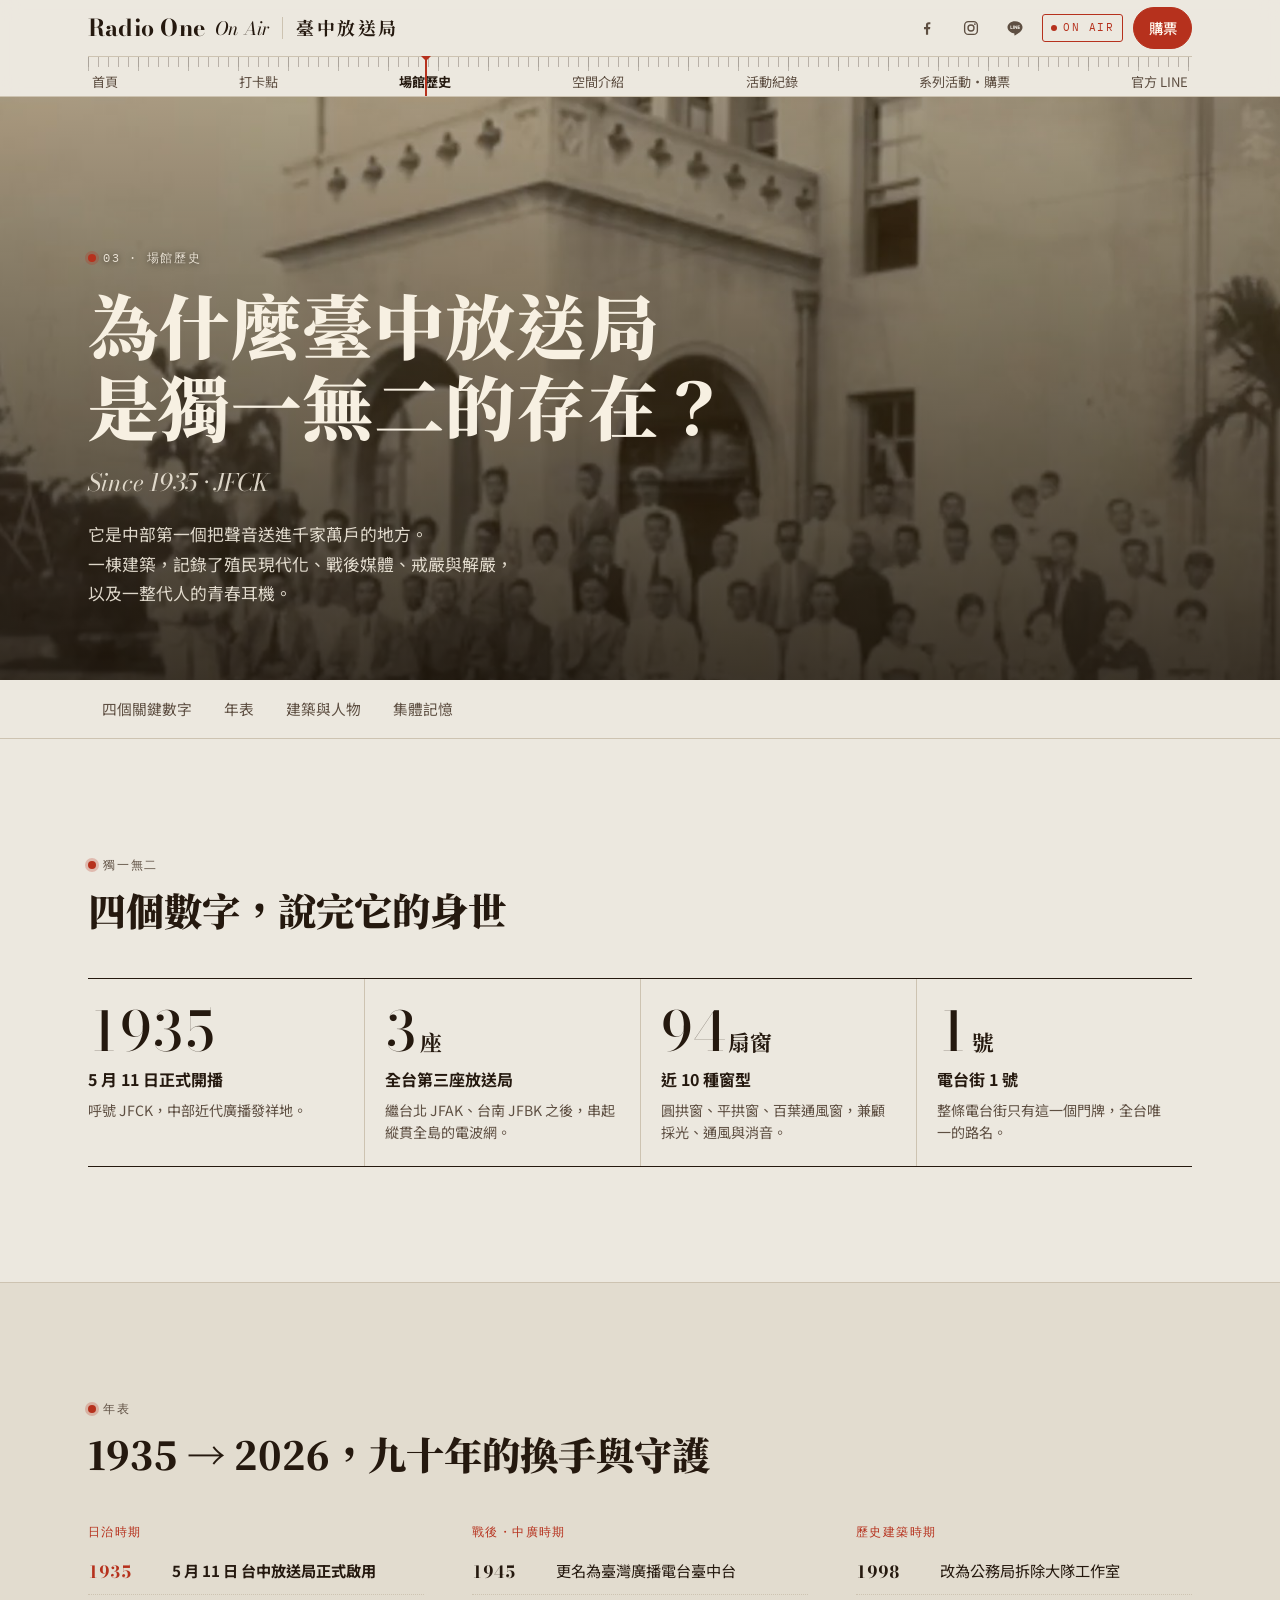
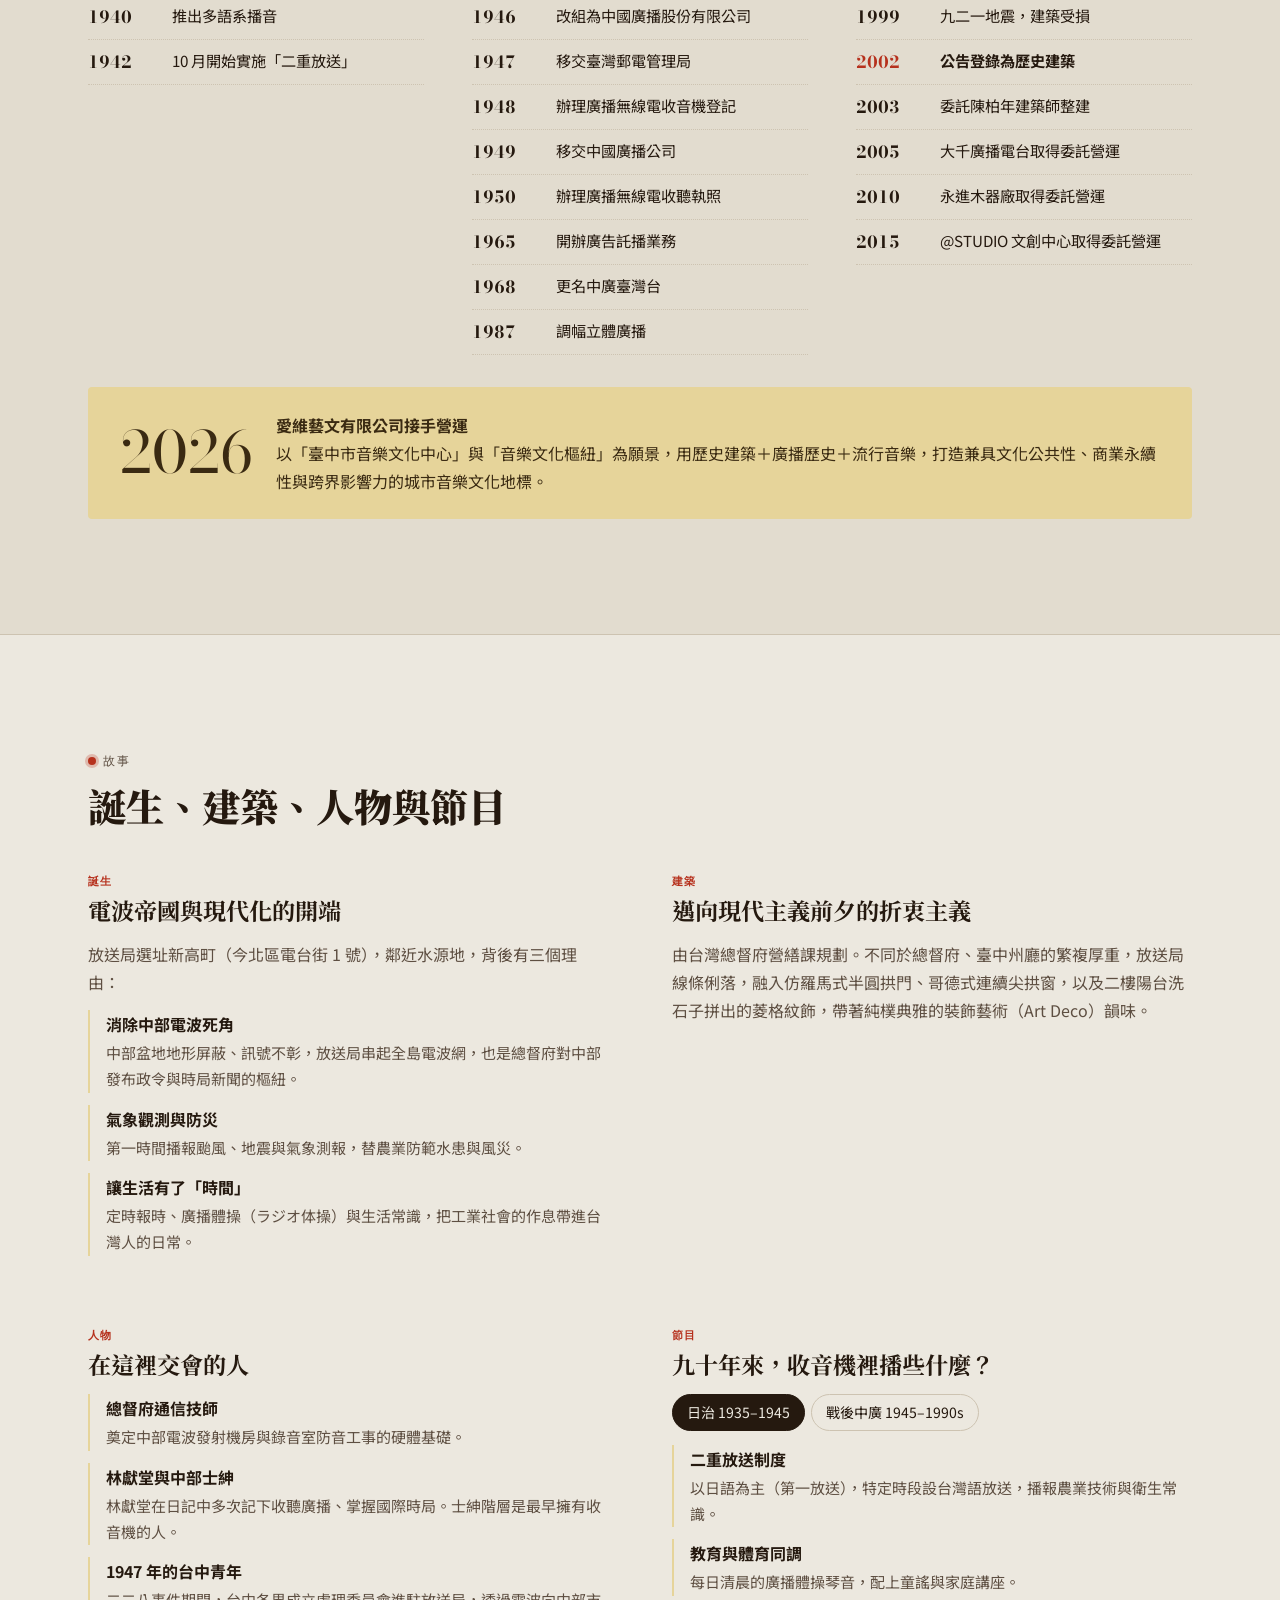
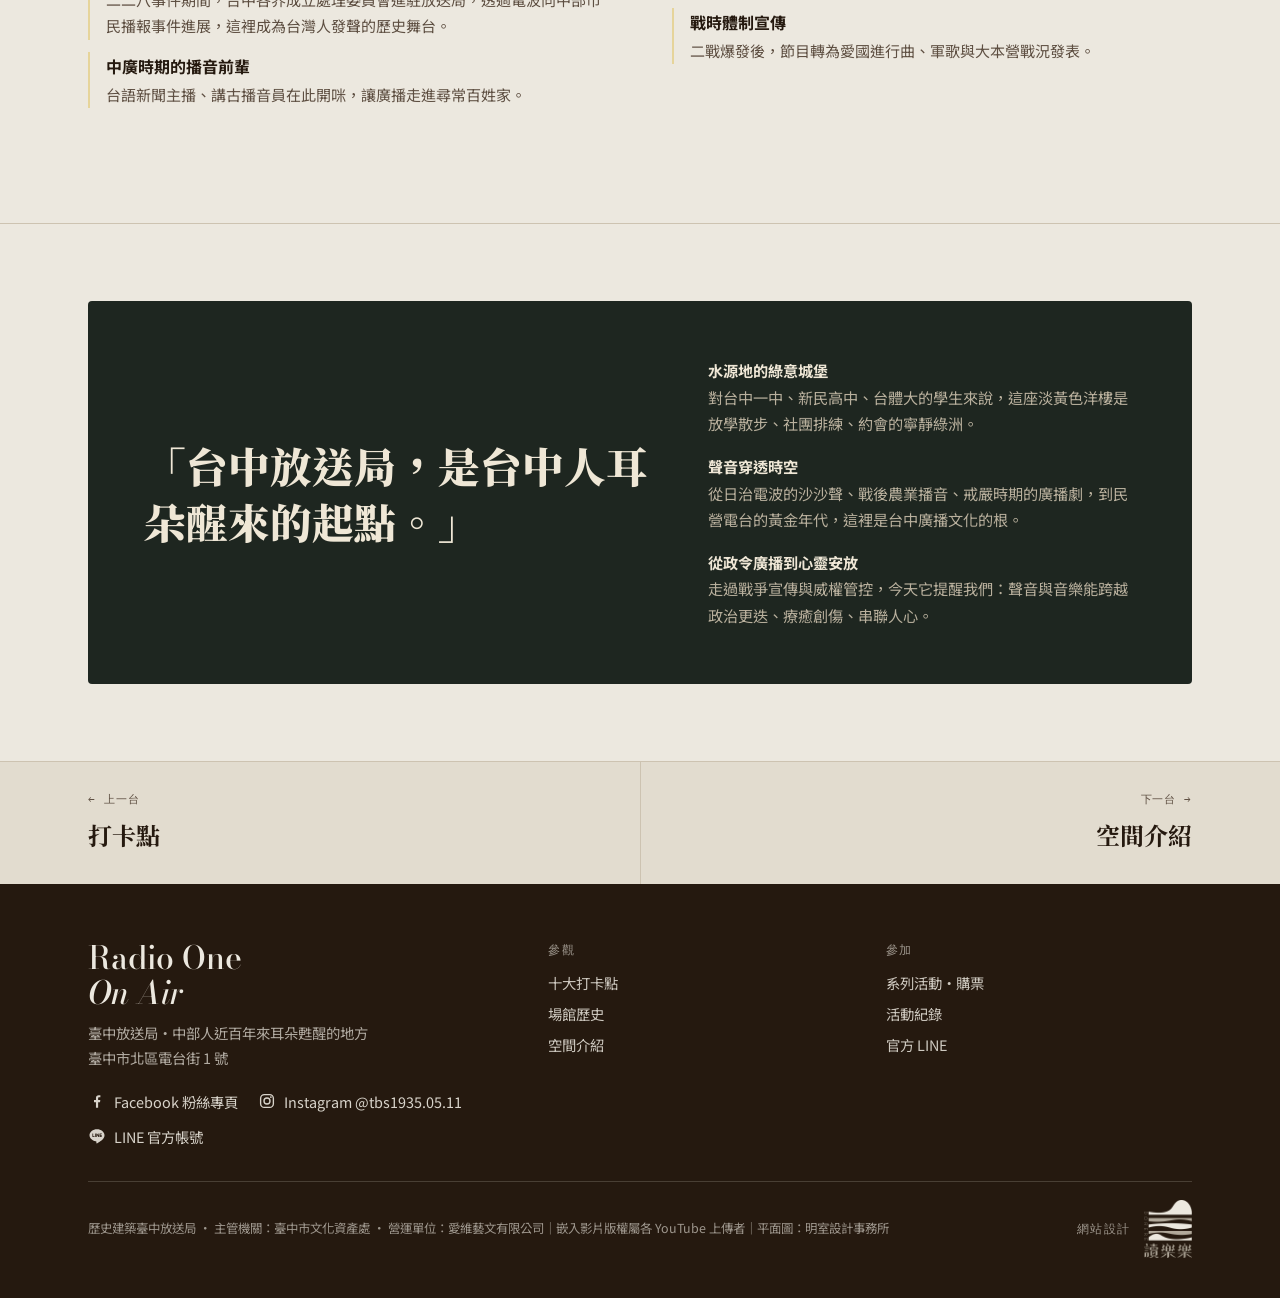
<file: history.html>
<!doctype html>
<html lang="zh-Hant">
<head>
<meta charset="utf-8">
<meta name="viewport" content="width=device-width, initial-scale=1, viewport-fit=cover">
<title>場館歷史｜Radio One On Air</title>
<meta name="description" content="臺中放送局 Radio One On Air：中部人近百年來耳朵甦醒的地方。參觀、打卡、活動資訊與購票。">
<link rel="preconnect" href="https://fonts.googleapis.com">
<link rel="preconnect" href="https://fonts.gstatic.com" crossorigin>
<link rel="stylesheet" href="https://fonts.googleapis.com/css2?family=Bodoni+Moda:ital,opsz,wght@0,6..96,500;0,6..96,700;1,6..96,500&family=IBM+Plex+Mono:wght@400;500&family=Noto+Sans+TC:wght@400;500;700&family=Noto+Serif+TC:wght@500;700;900&display=swap">
<link rel="stylesheet" href="assets/site.css">
</head>
<body>
<header class="hdr" id="top">
  <div class="wrap">
    <div class="hdr-row">
      <a class="logo" href="index.html"><b>Radio One</b><i>On Air</i><small>臺中放送局</small></a>
      <div class="hdr-cta">
        <a class="soc" href="https://www.facebook.com/fangsungstudio" target="_blank" rel="noopener" aria-label="臺中放送局 Facebook 粉絲專頁"><svg viewBox="0 0 24 24" width="18" height="18" aria-hidden="true"><path fill="currentColor" d="M13.5 21v-7.5h2.5l.4-3h-2.9V8.6c0-.9.3-1.5 1.5-1.5h1.5V4.4c-.3 0-1.2-.1-2.2-.1-2.2 0-3.7 1.3-3.7 3.8v2.4H8v3h2.6V21h2.9z"/></svg></a><a class="soc" href="https://www.instagram.com/tbs1935.05.11" target="_blank" rel="noopener" aria-label="臺中放送局 Instagram"><svg viewBox="0 0 24 24" width="18" height="18" aria-hidden="true"><rect x="3.5" y="3.5" width="17" height="17" rx="5" fill="none" stroke="currentColor" stroke-width="1.8"/><circle cx="12" cy="12" r="4" fill="none" stroke="currentColor" stroke-width="1.8"/><circle cx="17.2" cy="6.8" r="1.2" fill="currentColor"/></svg></a><a class="soc" href="https://lin.ee/pATTQXr" target="_blank" rel="noopener" aria-label="臺中放送局 LINE 官方帳號"><svg viewBox="0 0 24 24" width="18" height="18" aria-hidden="true"><path fill="currentColor" d="M12 3C6.5 3 2 6.6 2 11c0 3.9 3.5 7.2 8.3 7.9.3.1.8.2.9.5.1.3.1.7 0 1l-.1.9c0 .3-.2 1 .9.5s5.9-3.5 8-5.9C21.5 14.3 22 12.7 22 11c0-4.4-4.5-8-10-8zM8.3 13.4H6.4c-.3 0-.5-.2-.5-.5V9.1c0-.3.2-.5.5-.5s.5.2.5.5v3.3h1.4c.3 0 .5.2.5.5s-.2.5-.5.5zm2-.5c0 .3-.2.5-.5.5s-.5-.2-.5-.5V9.1c0-.3.2-.5.5-.5s.5.2.5.5v3.8zm4.6 0c0 .2-.1.4-.3.5h-.2c-.2 0-.3-.1-.4-.2l-1.9-2.6v2.3c0 .3-.2.5-.5.5s-.5-.2-.5-.5V9.1c0-.2.1-.4.3-.5h.2c.2 0 .3.1.4.2l1.9 2.6V9.1c0-.3.2-.5.5-.5s.5.2.5.5v3.8zm3.1-2.4c.3 0 .5.2.5.5s-.2.5-.5.5h-1.4v.9H18c.3 0 .5.2.5.5s-.2.5-.5.5h-1.9c-.3 0-.5-.2-.5-.5V9.1c0-.3.2-.5.5-.5H18c.3 0 .5.2.5.5s-.2.5-.5.5h-1.4v.9H18z"/></svg></a>
        <span class="onair" aria-label="現正放送">ON AIR</span>
        <a class="btn small solid" href="events.html">購票</a>
        <button class="menu-btn" id="menuBtn" aria-expanded="false" aria-controls="drawer">選台</button>
      </div>
    </div>
  </div>
  <div class="wrap">
    <nav class="dial" aria-label="網站導覽">
      <div class="dial-scale"></div>
      <ol id="dialList"><li><a href="index.html">首頁</a></li><li><a href="spots.html">打卡點</a></li><li><a href="history.html" aria-current="page">場館歷史</a></li><li><a href="spaces.html">空間介紹</a></li><li><a href="archive.html">活動紀錄</a></li><li><a href="events.html">系列活動・購票</a></li><li><a href="line.html">官方 LINE</a></li></ol>
      <div class="dial-now"><span class="mono">TUNED</span><b>場館歷史</b></div>
      <div class="needle" id="needle"></div>
    </nav>
  </div>
</header>
<div class="drawer" id="drawer" hidden>
  <button class="btn small close" id="drawerClose">關閉</button>
  <a href="index.html">首頁 <span>Home</span></a><a href="spots.html">打卡點 <span>Photo Spots</span></a><a href="history.html" aria-current="page">場館歷史 <span>History</span></a><a href="spaces.html">空間介紹 <span>Spaces</span></a><a href="archive.html">活動紀錄 <span>Archive</span></a><a href="events.html">系列活動・購票 <span>Events & Tickets</span></a><a href="line.html">官方 LINE <span>LINE Official</span></a>
  <p class="drawer-soc"><a href="https://www.facebook.com/fangsungstudio" target="_blank" rel="noopener">Facebook ↗</a><a href="https://www.instagram.com/tbs1935.05.11" target="_blank" rel="noopener">Instagram ↗</a><a href="https://lin.ee/pATTQXr" target="_blank" rel="noopener">LINE ↗</a></p>
</div>
<main><section class="page-hero"><img src="assets/img/hero-history.jpg" alt="日治時期臺中放送局員工於玄關前合影"><div class="wrap">
<p class="eyebrow"><span class="lamp"></span>03 · 場館歷史</p><h1>為什麼臺中放送局<br>是獨一無二的存在？</h1><p class="en">Since 1935 · JFCK</p><p class="lead two-line"><span>它是中部第一個把聲音送進千家萬戶的地方。</span><span>一棟建築，記錄了殖民現代化、戰後媒體、戒嚴與解嚴，</span><span>以及一整代人的青春耳機。</span></p></div></section><nav class="subnav" aria-label="本頁章節"><div class="wrap"><a href="#why">四個關鍵數字</a><a href="#timeline-sec">年表</a><a href="#story">建築與人物</a><a href="#memory">集體記憶</a></div></nav><section class="sec block " id="why"><div class="wrap"><div class="blk-h"><p class="eyebrow"><span class="lamp"></span>獨一無二</p><h2>四個數字，說完它的身世</h2></div><div class="why">
      <div><b>1935</b><span>5 月 11 日正式開播</span><p>呼號 JFCK，中部近代廣播發祥地。</p></div>
      <div><b>3<small>座</small></b><span>全台第三座放送局</span><p>繼台北 JFAK、台南 JFBK 之後，串起縱貫全島的電波網。</p></div>
      <div><b>94<small>扇窗</small></b><span>近 10 種窗型</span><p>圓拱窗、平拱窗、百葉通風窗，兼顧採光、通風與消音。</p></div>
      <div><b>1<small>號</small></b><span>電台街 1 號</span><p>整條電台街只有這一個門牌，全台唯一的路名。</p></div>
    </div>

    </div></section><section class="sec block alt" id="timeline-sec"><div class="wrap"><div class="blk-h"><p class="eyebrow"><span class="lamp"></span>年表</p><h2>1935 → 2026，九十年的換手與守護</h2></div><div class="tl-cols" id="timeline"></div></div></section><section class="sec block " id="story"><div class="wrap"><div class="blk-h"><p class="eyebrow"><span class="lamp"></span>故事</p><h2>誕生、建築、人物與節目</h2></div><div class="story-grid"><article>
          <h3><span class="mono">誕生</span>電波帝國與現代化的開端</h3>
          <p style="color:var(--ink-2)">放送局選址新高町（今北區電台街 1 號），鄰近水源地，背後有三個理由：</p>
          <ul>
            <li><b>消除中部電波死角</b><span>中部盆地地形屏蔽、訊號不彰，放送局串起全島電波網，也是總督府對中部發布政令與時局新聞的樞紐。</span></li>
            <li><b>氣象觀測與防災</b><span>第一時間播報颱風、地震與氣象測報，替農業防範水患與風災。</span></li>
            <li><b>讓生活有了「時間」</b><span>定時報時、廣播體操（ラジオ体操）與生活常識，把工業社會的作息帶進台灣人的日常。</span></li>
          </ul>
        </article><article>
          <h3><span class="mono">建築</span>邁向現代主義前夕的折衷主義</h3>
          <p style="color:var(--ink-2)">由台灣總督府營繕課規劃。不同於總督府、臺中州廳的繁複厚重，放送局線條俐落，融入仿羅馬式半圓拱門、哥德式連續尖拱窗，以及二樓陽台洗石子拼出的菱格紋飾，帶著純樸典雅的裝飾藝術（Art Deco）韻味。</p>
        </article><article>
          <h3><span class="mono">人物</span>在這裡交會的人</h3>
          <ul>
            <li><b>總督府通信技師</b><span>奠定中部電波發射機房與錄音室防音工事的硬體基礎。</span></li>
            <li><b>林獻堂與中部士紳</b><span>林獻堂在日記中多次記下收聽廣播、掌握國際時局。士紳階層是最早擁有收音機的人。</span></li>
            <li><b>1947 年的台中青年</b><span>二二八事件期間，台中各界成立處理委員會進駐放送局，透過電波向中部市民播報事件進展，這裡成為台灣人發聲的歷史舞台。</span></li>
            <li><b>中廣時期的播音前輩</b><span>台語新聞主播、講古播音員在此開咪，讓廣播走進尋常百姓家。</span></li>
          </ul>
        </article><article>
          <h3><span class="mono">節目</span>九十年來，收音機裡播些什麼？</h3>
          <div class="tabs" role="tablist" id="eraTabs">
            <button class="tab" role="tab" aria-selected="true" data-era="0">日治 1935–1945</button>
            <button class="tab" role="tab" aria-selected="false" data-era="1">戰後中廣 1945–1990s</button>
          </div>
          <div class="era-panel" id="eraPanel"></div>
        </article></div></div></section><section class="sec block tight" id="memory"><div class="wrap"><div class="pull" style="margin-top:0">
      <q>台中放送局，是台中人耳朵醒來的起點。</q>
      <div class="list">
        <p><b>水源地的綠意城堡</b>對台中一中、新民高中、台體大的學生來說，這座淡黃色洋樓是放學散步、社團排練、約會的寧靜綠洲。</p>
        <p><b>聲音穿透時空</b>從日治電波的沙沙聲、戰後農業播音、戒嚴時期的廣播劇，到民營電台的黃金年代，這裡是台中廣播文化的根。</p>
        <p><b>從政令廣播到心靈安放</b>走過戰爭宣傳與威權管控，今天它提醒我們：聲音與音樂能跨越政治更迭、療癒創傷、串聯人心。</p>
      </div>
    </div>
  </div></section></main><nav class="pager" aria-label="上一頁與下一頁"><div class="wrap"><a class="prev" href="spots.html"><span class="mono">← 上一台</span><b>打卡點</b></a><a class="next" href="spaces.html"><span class="mono">下一台 →</span><b>空間介紹</b></a></div></nav><footer>
  <div class="wrap">
    <div class="brand"><b>Radio One<br><i>On Air</i></b><p>臺中放送局・中部人近百年來耳朵甦醒的地方<br>臺中市北區電台街 1 號</p><p class="foot-soc"><a href="https://www.facebook.com/fangsungstudio" target="_blank" rel="noopener"><svg viewBox="0 0 24 24" width="18" height="18" aria-hidden="true"><path fill="currentColor" d="M13.5 21v-7.5h2.5l.4-3h-2.9V8.6c0-.9.3-1.5 1.5-1.5h1.5V4.4c-.3 0-1.2-.1-2.2-.1-2.2 0-3.7 1.3-3.7 3.8v2.4H8v3h2.6V21h2.9z"/></svg>Facebook 粉絲專頁</a><a href="https://www.instagram.com/tbs1935.05.11" target="_blank" rel="noopener"><svg viewBox="0 0 24 24" width="18" height="18" aria-hidden="true"><rect x="3.5" y="3.5" width="17" height="17" rx="5" fill="none" stroke="currentColor" stroke-width="1.8"/><circle cx="12" cy="12" r="4" fill="none" stroke="currentColor" stroke-width="1.8"/><circle cx="17.2" cy="6.8" r="1.2" fill="currentColor"/></svg>Instagram @tbs1935.05.11</a><a href="https://lin.ee/pATTQXr" target="_blank" rel="noopener"><svg viewBox="0 0 24 24" width="18" height="18" aria-hidden="true"><path fill="currentColor" d="M12 3C6.5 3 2 6.6 2 11c0 3.9 3.5 7.2 8.3 7.9.3.1.8.2.9.5.1.3.1.7 0 1l-.1.9c0 .3-.2 1 .9.5s5.9-3.5 8-5.9C21.5 14.3 22 12.7 22 11c0-4.4-4.5-8-10-8zM8.3 13.4H6.4c-.3 0-.5-.2-.5-.5V9.1c0-.3.2-.5.5-.5s.5.2.5.5v3.3h1.4c.3 0 .5.2.5.5s-.2.5-.5.5zm2-.5c0 .3-.2.5-.5.5s-.5-.2-.5-.5V9.1c0-.3.2-.5.5-.5s.5.2.5.5v3.8zm4.6 0c0 .2-.1.4-.3.5h-.2c-.2 0-.3-.1-.4-.2l-1.9-2.6v2.3c0 .3-.2.5-.5.5s-.5-.2-.5-.5V9.1c0-.2.1-.4.3-.5h.2c.2 0 .3.1.4.2l1.9 2.6V9.1c0-.3.2-.5.5-.5s.5.2.5.5v3.8zm3.1-2.4c.3 0 .5.2.5.5s-.2.5-.5.5h-1.4v.9H18c.3 0 .5.2.5.5s-.2.5-.5.5h-1.9c-.3 0-.5-.2-.5-.5V9.1c0-.3.2-.5.5-.5H18c.3 0 .5.2.5.5s-.2.5-.5.5h-1.4v.9H18z"/></svg>LINE 官方帳號</a></p></div>
    <div><h4>參觀</h4><ul><li><a href="spots.html">十大打卡點</a></li><li><a href="history.html">場館歷史</a></li><li><a href="spaces.html">空間介紹</a></li></ul></div>
    <div><h4>參加</h4><ul><li><a href="events.html">系列活動・購票</a></li><li><a href="archive.html">活動紀錄</a></li><li><a href="line.html">官方 LINE</a></li></ul></div>
    <div class="foot-bottom"><p class="fine">歷史建築臺中放送局 · 主管機關：臺中市文化資產處 · 營運單位：愛維藝文有限公司｜嵌入影片版權屬各 YouTube 上傳者｜<span style="white-space:nowrap">平面圖：明室設計事務所</span></p><div class="made-by"><span class="lbl">網站設計</span><a class="logo-link" href="https://www.instagram.com/dorere.tw/" target="_blank" rel="noopener" aria-label="網站設計：讀樂樂 DORERE（Instagram）"><img class="dl-on-dark" src="assets/img/dorere-logo-light.png" alt="讀樂樂 DORERE" width="66" height="80" loading="lazy"><img class="dl-on-light" src="assets/img/dorere-logo.png" alt="讀樂樂 DORERE" width="66" height="80" loading="lazy"></a></div></div>
  </div>
</footer><script src="assets/site.js"></script>
</body>
</html>
</file>
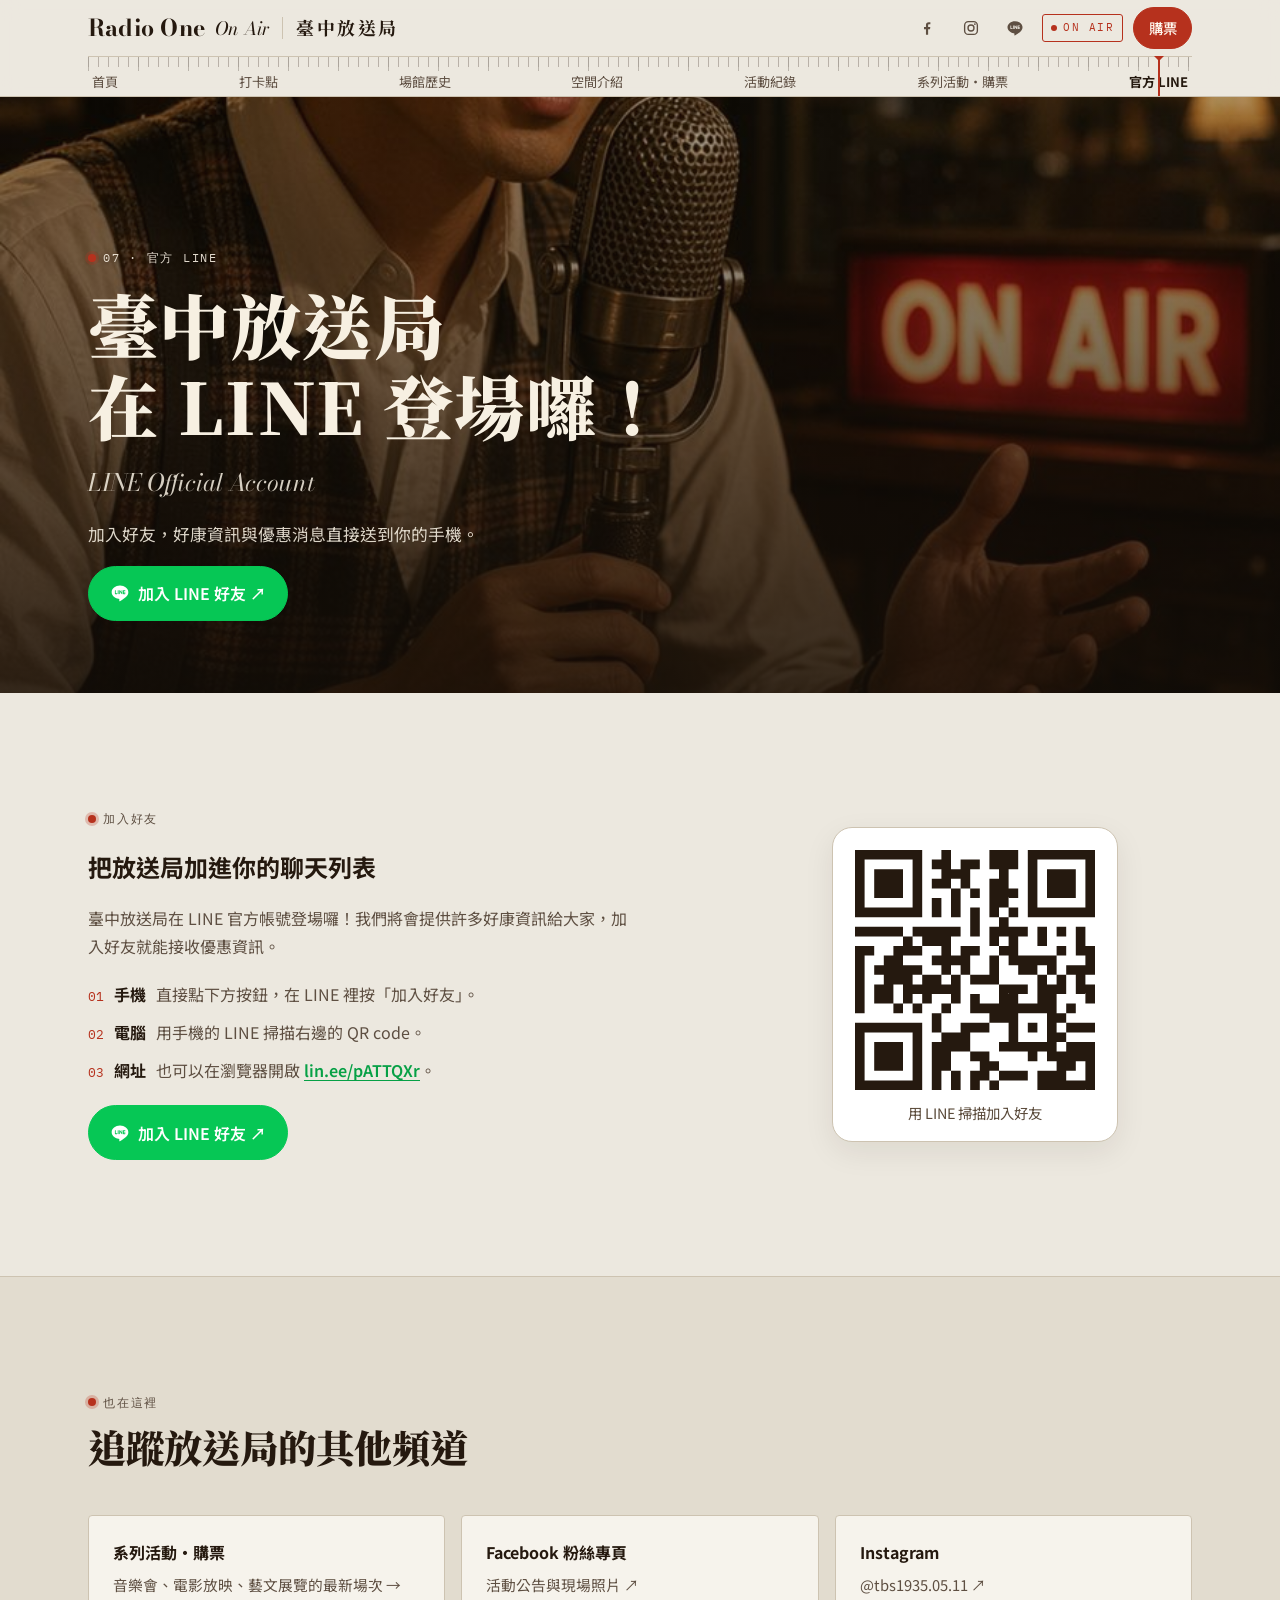
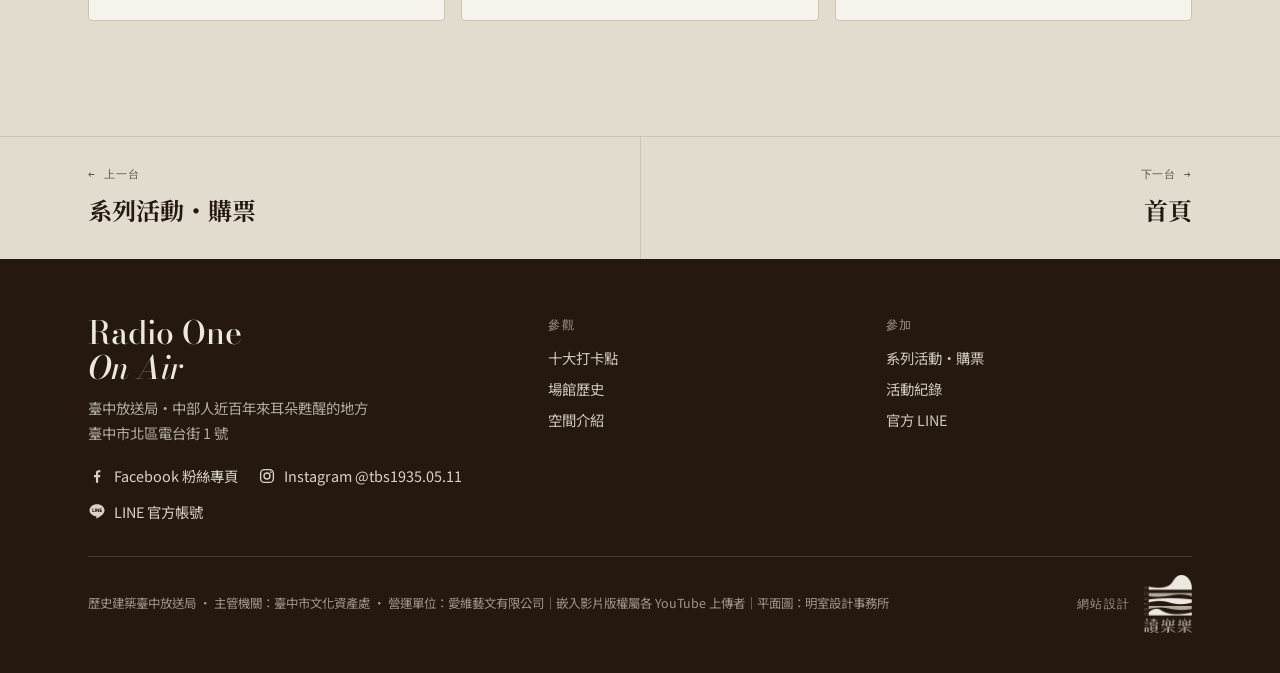
<file: line.html>
<!doctype html>
<html lang="zh-Hant">
<head>
<meta charset="utf-8">
<meta name="viewport" content="width=device-width, initial-scale=1, viewport-fit=cover">
<title>官方 LINE｜Radio One On Air</title>
<meta name="description" content="加入臺中放送局 LINE 官方帳號好友，接收活動與優惠資訊。">
<link rel="preconnect" href="https://fonts.googleapis.com">
<link rel="preconnect" href="https://fonts.gstatic.com" crossorigin>
<link rel="stylesheet" href="https://fonts.googleapis.com/css2?family=Bodoni+Moda:ital,opsz,wght@0,6..96,500;0,6..96,700;1,6..96,500&family=IBM+Plex+Mono:wght@400;500&family=Noto+Sans+TC:wght@400;500;700&family=Noto+Serif+TC:wght@500;700;900&display=swap">
<link rel="stylesheet" href="assets/site.css">
</head>
<body>
<header class="hdr" id="top">
  <div class="wrap">
    <div class="hdr-row">
      <a class="logo" href="index.html"><b>Radio One</b><i>On Air</i><small>臺中放送局</small></a>
      <div class="hdr-cta">
        <a class="soc" href="https://www.facebook.com/fangsungstudio" target="_blank" rel="noopener" aria-label="臺中放送局 Facebook 粉絲專頁"><svg viewBox="0 0 24 24" width="18" height="18" aria-hidden="true"><path fill="currentColor" d="M13.5 21v-7.5h2.5l.4-3h-2.9V8.6c0-.9.3-1.5 1.5-1.5h1.5V4.4c-.3 0-1.2-.1-2.2-.1-2.2 0-3.7 1.3-3.7 3.8v2.4H8v3h2.6V21h2.9z"/></svg></a><a class="soc" href="https://www.instagram.com/tbs1935.05.11" target="_blank" rel="noopener" aria-label="臺中放送局 Instagram"><svg viewBox="0 0 24 24" width="18" height="18" aria-hidden="true"><rect x="3.5" y="3.5" width="17" height="17" rx="5" fill="none" stroke="currentColor" stroke-width="1.8"/><circle cx="12" cy="12" r="4" fill="none" stroke="currentColor" stroke-width="1.8"/><circle cx="17.2" cy="6.8" r="1.2" fill="currentColor"/></svg></a><a class="soc" href="https://lin.ee/pATTQXr" target="_blank" rel="noopener" aria-label="臺中放送局 LINE 官方帳號"><svg viewBox="0 0 24 24" width="18" height="18" aria-hidden="true"><path fill="currentColor" d="M12 3C6.5 3 2 6.6 2 11c0 3.9 3.5 7.2 8.3 7.9.3.1.8.2.9.5.1.3.1.7 0 1l-.1.9c0 .3-.2 1 .9.5s5.9-3.5 8-5.9C21.5 14.3 22 12.7 22 11c0-4.4-4.5-8-10-8zM8.3 13.4H6.4c-.3 0-.5-.2-.5-.5V9.1c0-.3.2-.5.5-.5s.5.2.5.5v3.3h1.4c.3 0 .5.2.5.5s-.2.5-.5.5zm2-.5c0 .3-.2.5-.5.5s-.5-.2-.5-.5V9.1c0-.3.2-.5.5-.5s.5.2.5.5v3.8zm4.6 0c0 .2-.1.4-.3.5h-.2c-.2 0-.3-.1-.4-.2l-1.9-2.6v2.3c0 .3-.2.5-.5.5s-.5-.2-.5-.5V9.1c0-.2.1-.4.3-.5h.2c.2 0 .3.1.4.2l1.9 2.6V9.1c0-.3.2-.5.5-.5s.5.2.5.5v3.8zm3.1-2.4c.3 0 .5.2.5.5s-.2.5-.5.5h-1.4v.9H18c.3 0 .5.2.5.5s-.2.5-.5.5h-1.9c-.3 0-.5-.2-.5-.5V9.1c0-.3.2-.5.5-.5H18c.3 0 .5.2.5.5s-.2.5-.5.5h-1.4v.9H18z"/></svg></a>
        <span class="onair" aria-label="現正放送">ON AIR</span>
        <a class="btn small solid" href="events.html">購票</a>
        <button class="menu-btn" id="menuBtn" aria-expanded="false" aria-controls="drawer">選台</button>
      </div>
    </div>
  </div>
  <div class="wrap">
    <nav class="dial" aria-label="網站導覽">
      <div class="dial-scale"></div>
      <ol id="dialList"><li><a href="index.html">首頁</a></li><li><a href="spots.html">打卡點</a></li><li><a href="history.html">場館歷史</a></li><li><a href="spaces.html">空間介紹</a></li><li><a href="archive.html">活動紀錄</a></li><li><a href="events.html">系列活動・購票</a></li><li><a href="line.html" aria-current="page">官方 LINE</a></li></ol>
      <div class="dial-now"><span class="mono">TUNED</span><b>官方 LINE</b></div>
      <div class="needle" id="needle"></div>
    </nav>
  </div>
</header>
<div class="drawer" id="drawer" hidden>
  <button class="btn small close" id="drawerClose">關閉</button>
  <a href="index.html">首頁 <span>Home</span></a><a href="spots.html">打卡點 <span>Photo Spots</span></a><a href="history.html">場館歷史 <span>History</span></a><a href="spaces.html">空間介紹 <span>Spaces</span></a><a href="archive.html">活動紀錄 <span>Archive</span></a><a href="events.html">系列活動・購票 <span>Events & Tickets</span></a><a href="line.html" aria-current="page">官方 LINE <span>LINE Official</span></a>
  <p class="drawer-soc"><a href="https://www.facebook.com/fangsungstudio" target="_blank" rel="noopener">Facebook ↗</a><a href="https://www.instagram.com/tbs1935.05.11" target="_blank" rel="noopener">Instagram ↗</a><a href="https://lin.ee/pATTQXr" target="_blank" rel="noopener">LINE ↗</a></p>
</div>
<main><section class="page-hero line-hero"><img src="assets/img/home-onair.jpg" alt="臺中放送局洋樓與 ON AIR 燈號"><div class="wrap">
<p class="eyebrow"><span class="lamp"></span>07 · 官方 LINE</p><h1>臺中放送局<br>在 LINE 登場囉！</h1><p class="en">LINE Official Account</p><p class="lead">加入好友，好康資訊與優惠消息直接送到你的手機。</p><p><a class="btn line-btn" href="https://lin.ee/pATTQXr" target="_blank" rel="noopener"><svg viewBox="0 0 24 24" width="18" height="18" aria-hidden="true"><path fill="currentColor" d="M12 3C6.5 3 2 6.6 2 11c0 3.9 3.5 7.2 8.3 7.9.3.1.8.2.9.5.1.3.1.7 0 1l-.1.9c0 .3-.2 1 .9.5s5.9-3.5 8-5.9C21.5 14.3 22 12.7 22 11c0-4.4-4.5-8-10-8zM8.3 13.4H6.4c-.3 0-.5-.2-.5-.5V9.1c0-.3.2-.5.5-.5s.5.2.5.5v3.3h1.4c.3 0 .5.2.5.5s-.2.5-.5.5zm2-.5c0 .3-.2.5-.5.5s-.5-.2-.5-.5V9.1c0-.3.2-.5.5-.5s.5.2.5.5v3.8zm4.6 0c0 .2-.1.4-.3.5h-.2c-.2 0-.3-.1-.4-.2l-1.9-2.6v2.3c0 .3-.2.5-.5.5s-.5-.2-.5-.5V9.1c0-.2.1-.4.3-.5h.2c.2 0 .3.1.4.2l1.9 2.6V9.1c0-.3.2-.5.5-.5s.5.2.5.5v3.8zm3.1-2.4c.3 0 .5.2.5.5s-.2.5-.5.5h-1.4v.9H18c.3 0 .5.2.5.5s-.2.5-.5.5h-1.9c-.3 0-.5-.2-.5-.5V9.1c0-.3.2-.5.5-.5H18c.3 0 .5.2.5.5s-.2.5-.5.5h-1.4v.9H18z"/></svg>加入 LINE 好友 ↗</a></p></div></section>
<section class="sec block"><div class="wrap"><div class="line-join">
<div class="line-copy"><p class="eyebrow"><span class="lamp"></span>加入好友</p><h2>把放送局加進你的聊天列表</h2>
<p>臺中放送局在 LINE 官方帳號登場囉！我們將會提供許多好康資訊給大家，加入好友就能接收優惠資訊。</p>
<ol class="line-steps"><li><b>手機</b><span>直接點下方按鈕，在 LINE 裡按「加入好友」。</span></li><li><b>電腦</b><span>用手機的 LINE 掃描右邊的 QR code。</span></li><li><b>網址</b><span>也可以在瀏覽器開啟 <a class="line-url" href="https://lin.ee/pATTQXr" target="_blank" rel="noopener">lin.ee/pATTQXr</a>。</span></li></ol>
<p><a class="btn line-btn" href="https://lin.ee/pATTQXr" target="_blank" rel="noopener"><svg viewBox="0 0 24 24" width="18" height="18" aria-hidden="true"><path fill="currentColor" d="M12 3C6.5 3 2 6.6 2 11c0 3.9 3.5 7.2 8.3 7.9.3.1.8.2.9.5.1.3.1.7 0 1l-.1.9c0 .3-.2 1 .9.5s5.9-3.5 8-5.9C21.5 14.3 22 12.7 22 11c0-4.4-4.5-8-10-8zM8.3 13.4H6.4c-.3 0-.5-.2-.5-.5V9.1c0-.3.2-.5.5-.5s.5.2.5.5v3.3h1.4c.3 0 .5.2.5.5s-.2.5-.5.5zm2-.5c0 .3-.2.5-.5.5s-.5-.2-.5-.5V9.1c0-.3.2-.5.5-.5s.5.2.5.5v3.8zm4.6 0c0 .2-.1.4-.3.5h-.2c-.2 0-.3-.1-.4-.2l-1.9-2.6v2.3c0 .3-.2.5-.5.5s-.5-.2-.5-.5V9.1c0-.2.1-.4.3-.5h.2c.2 0 .3.1.4.2l1.9 2.6V9.1c0-.3.2-.5.5-.5s.5.2.5.5v3.8zm3.1-2.4c.3 0 .5.2.5.5s-.2.5-.5.5h-1.4v.9H18c.3 0 .5.2.5.5s-.2.5-.5.5h-1.9c-.3 0-.5-.2-.5-.5V9.1c0-.3.2-.5.5-.5H18c.3 0 .5.2.5.5s-.2.5-.5.5h-1.4v.9H18z"/></svg>加入 LINE 好友 ↗</a></p></div>
<figure class="line-qr"><img src="assets/img/line-qr.svg" alt="臺中放送局 LINE 官方帳號 QR code" width="240" height="240"><figcaption>用 LINE 掃描加入好友</figcaption></figure>
</div></div></section>
<section class="sec block alt"><div class="wrap"><div class="blk-h"><p class="eyebrow"><span class="lamp"></span>也在這裡</p><h2>追蹤放送局的其他頻道</h2></div>
<div class="line-more"><a class="xcard-mini" href="events.html"><b>系列活動・購票</b><span>音樂會、電影放映、藝文展覽的最新場次 →</span></a><a class="xcard-mini" href="https://www.facebook.com/fangsungstudio" target="_blank" rel="noopener"><b>Facebook 粉絲專頁</b><span>活動公告與現場照片 ↗</span></a><a class="xcard-mini" href="https://www.instagram.com/tbs1935.05.11" target="_blank" rel="noopener"><b>Instagram</b><span>@tbs1935.05.11 ↗</span></a></div>
</div></section></main><nav class="pager" aria-label="上一頁與下一頁"><div class="wrap"><a class="prev" href="events.html"><span class="mono">← 上一台</span><b>系列活動・購票</b></a><a class="next" href="index.html"><span class="mono">下一台 →</span><b>首頁</b></a></div></nav><footer>
  <div class="wrap">
    <div class="brand"><b>Radio One<br><i>On Air</i></b><p>臺中放送局・中部人近百年來耳朵甦醒的地方<br>臺中市北區電台街 1 號</p><p class="foot-soc"><a href="https://www.facebook.com/fangsungstudio" target="_blank" rel="noopener"><svg viewBox="0 0 24 24" width="18" height="18" aria-hidden="true"><path fill="currentColor" d="M13.5 21v-7.5h2.5l.4-3h-2.9V8.6c0-.9.3-1.5 1.5-1.5h1.5V4.4c-.3 0-1.2-.1-2.2-.1-2.2 0-3.7 1.3-3.7 3.8v2.4H8v3h2.6V21h2.9z"/></svg>Facebook 粉絲專頁</a><a href="https://www.instagram.com/tbs1935.05.11" target="_blank" rel="noopener"><svg viewBox="0 0 24 24" width="18" height="18" aria-hidden="true"><rect x="3.5" y="3.5" width="17" height="17" rx="5" fill="none" stroke="currentColor" stroke-width="1.8"/><circle cx="12" cy="12" r="4" fill="none" stroke="currentColor" stroke-width="1.8"/><circle cx="17.2" cy="6.8" r="1.2" fill="currentColor"/></svg>Instagram @tbs1935.05.11</a><a href="https://lin.ee/pATTQXr" target="_blank" rel="noopener"><svg viewBox="0 0 24 24" width="18" height="18" aria-hidden="true"><path fill="currentColor" d="M12 3C6.5 3 2 6.6 2 11c0 3.9 3.5 7.2 8.3 7.9.3.1.8.2.9.5.1.3.1.7 0 1l-.1.9c0 .3-.2 1 .9.5s5.9-3.5 8-5.9C21.5 14.3 22 12.7 22 11c0-4.4-4.5-8-10-8zM8.3 13.4H6.4c-.3 0-.5-.2-.5-.5V9.1c0-.3.2-.5.5-.5s.5.2.5.5v3.3h1.4c.3 0 .5.2.5.5s-.2.5-.5.5zm2-.5c0 .3-.2.5-.5.5s-.5-.2-.5-.5V9.1c0-.3.2-.5.5-.5s.5.2.5.5v3.8zm4.6 0c0 .2-.1.4-.3.5h-.2c-.2 0-.3-.1-.4-.2l-1.9-2.6v2.3c0 .3-.2.5-.5.5s-.5-.2-.5-.5V9.1c0-.2.1-.4.3-.5h.2c.2 0 .3.1.4.2l1.9 2.6V9.1c0-.3.2-.5.5-.5s.5.2.5.5v3.8zm3.1-2.4c.3 0 .5.2.5.5s-.2.5-.5.5h-1.4v.9H18c.3 0 .5.2.5.5s-.2.5-.5.5h-1.9c-.3 0-.5-.2-.5-.5V9.1c0-.3.2-.5.5-.5H18c.3 0 .5.2.5.5s-.2.5-.5.5h-1.4v.9H18z"/></svg>LINE 官方帳號</a></p></div>
    <div><h4>參觀</h4><ul><li><a href="spots.html">十大打卡點</a></li><li><a href="history.html">場館歷史</a></li><li><a href="spaces.html">空間介紹</a></li></ul></div>
    <div><h4>參加</h4><ul><li><a href="events.html">系列活動・購票</a></li><li><a href="archive.html">活動紀錄</a></li><li><a href="line.html">官方 LINE</a></li></ul></div>
    <div class="foot-bottom"><p class="fine">歷史建築臺中放送局 · 主管機關：臺中市文化資產處 · 營運單位：愛維藝文有限公司｜嵌入影片版權屬各 YouTube 上傳者｜<span style="white-space:nowrap">平面圖：明室設計事務所</span></p><div class="made-by"><span class="lbl">網站設計</span><a class="logo-link" href="https://www.instagram.com/dorere.tw/" target="_blank" rel="noopener" aria-label="網站設計：讀樂樂 DORERE（Instagram）"><img class="dl-on-dark" src="assets/img/dorere-logo-light.png" alt="讀樂樂 DORERE" width="66" height="80" loading="lazy"><img class="dl-on-light" src="assets/img/dorere-logo.png" alt="讀樂樂 DORERE" width="66" height="80" loading="lazy"></a></div></div>
  </div>
</footer><script src="assets/site.js"></script>
</body>
</html>
</file>
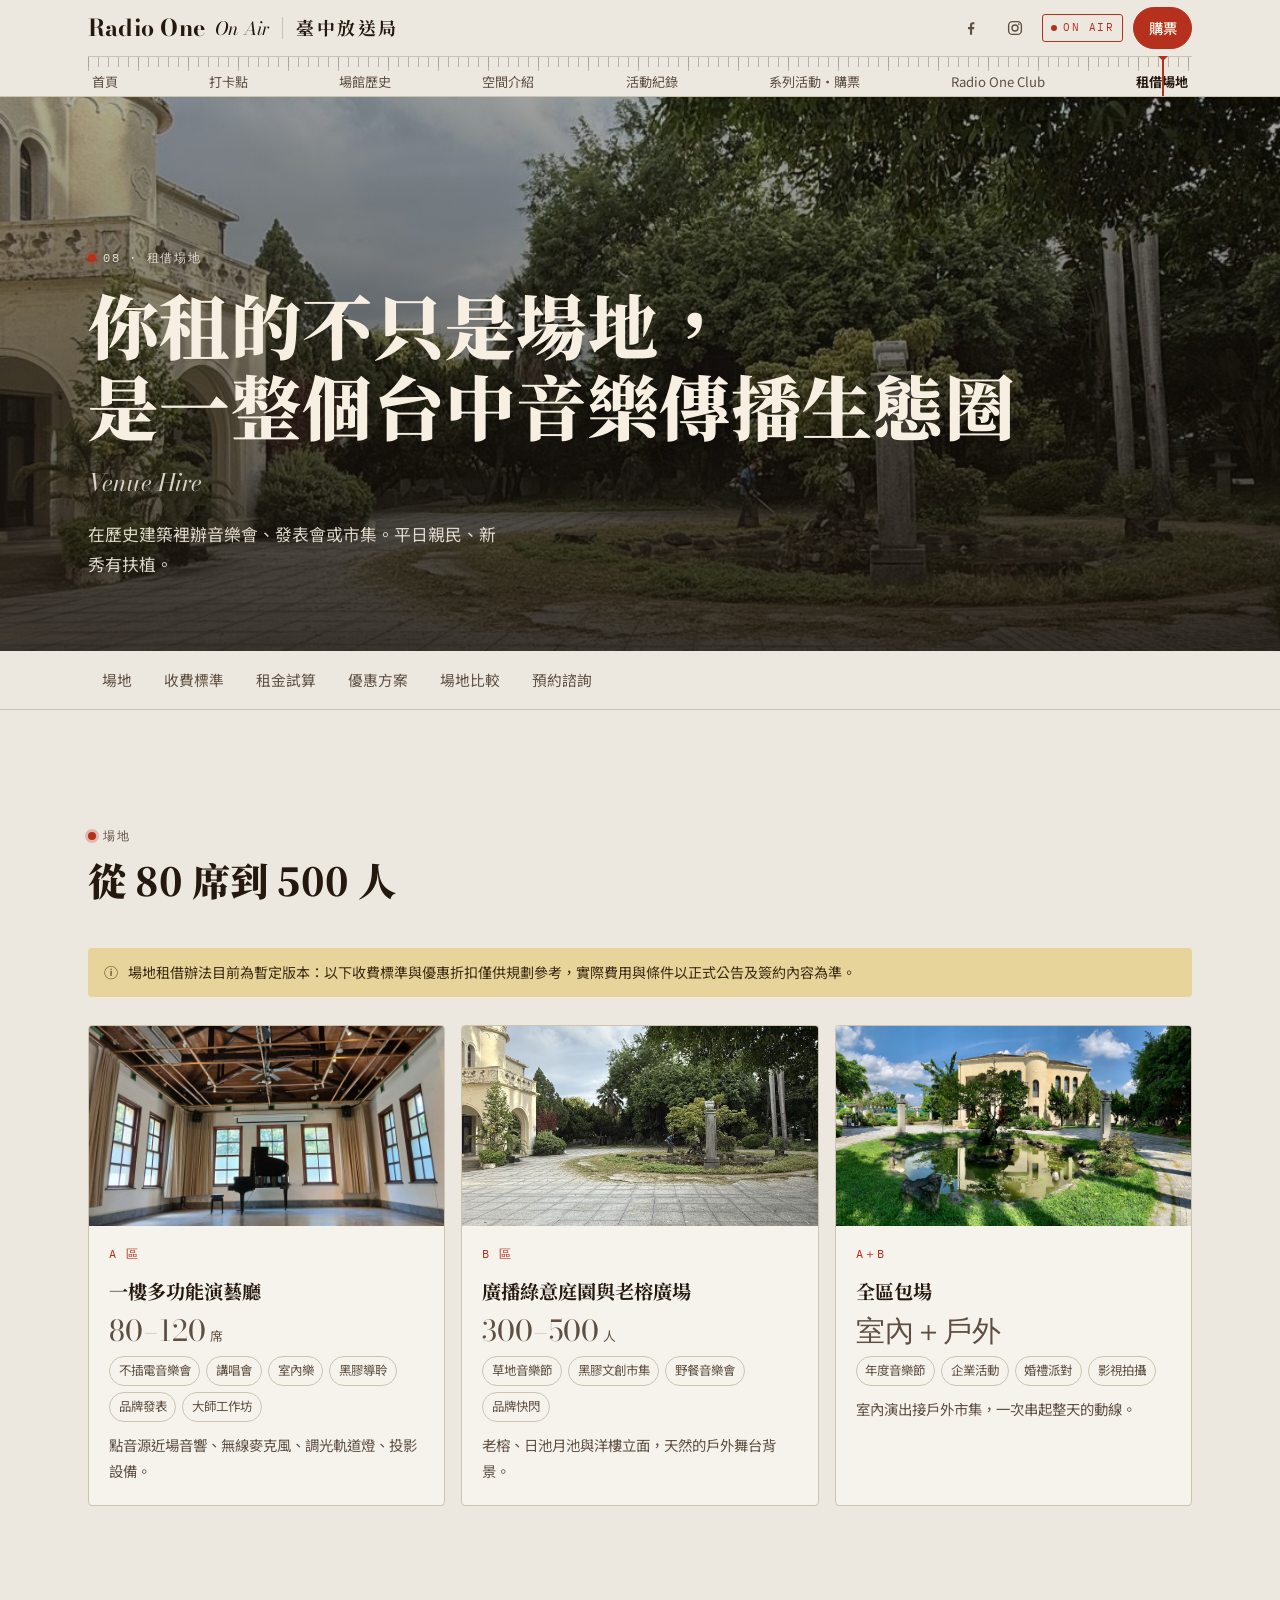
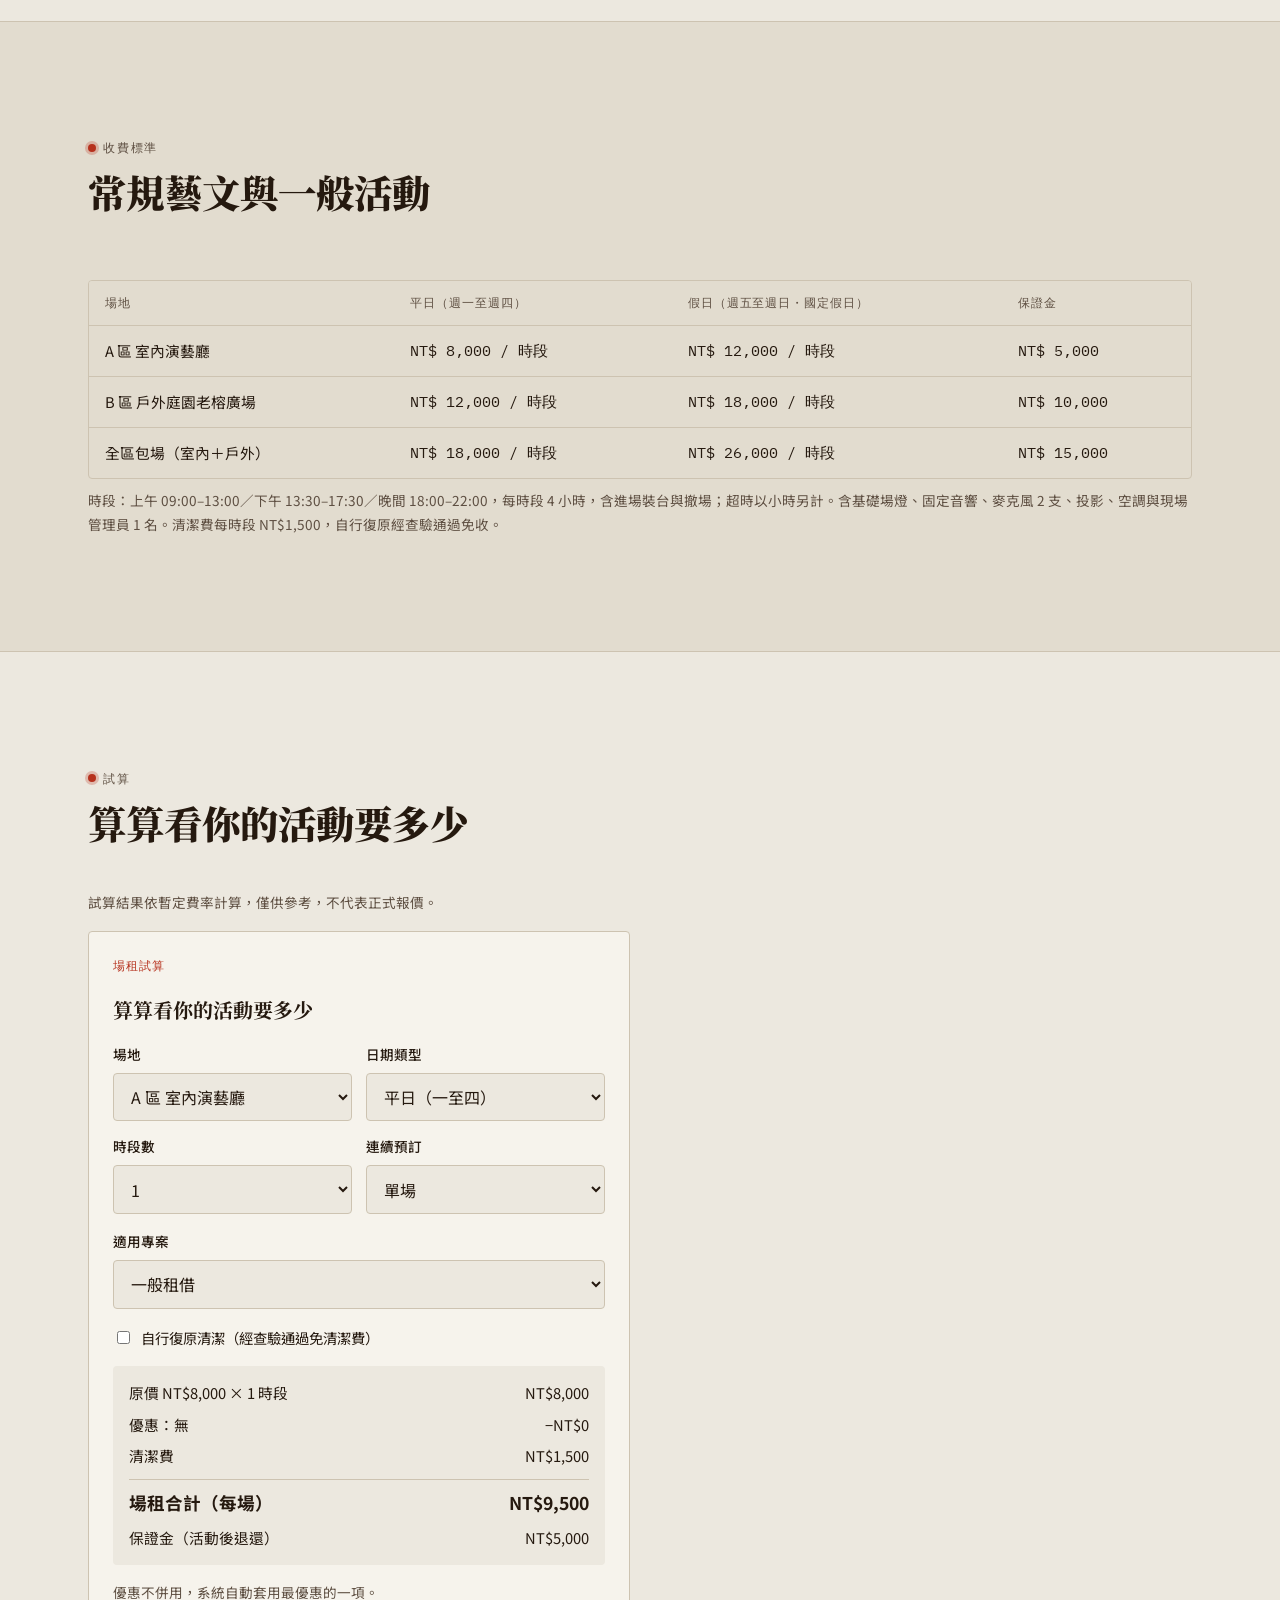
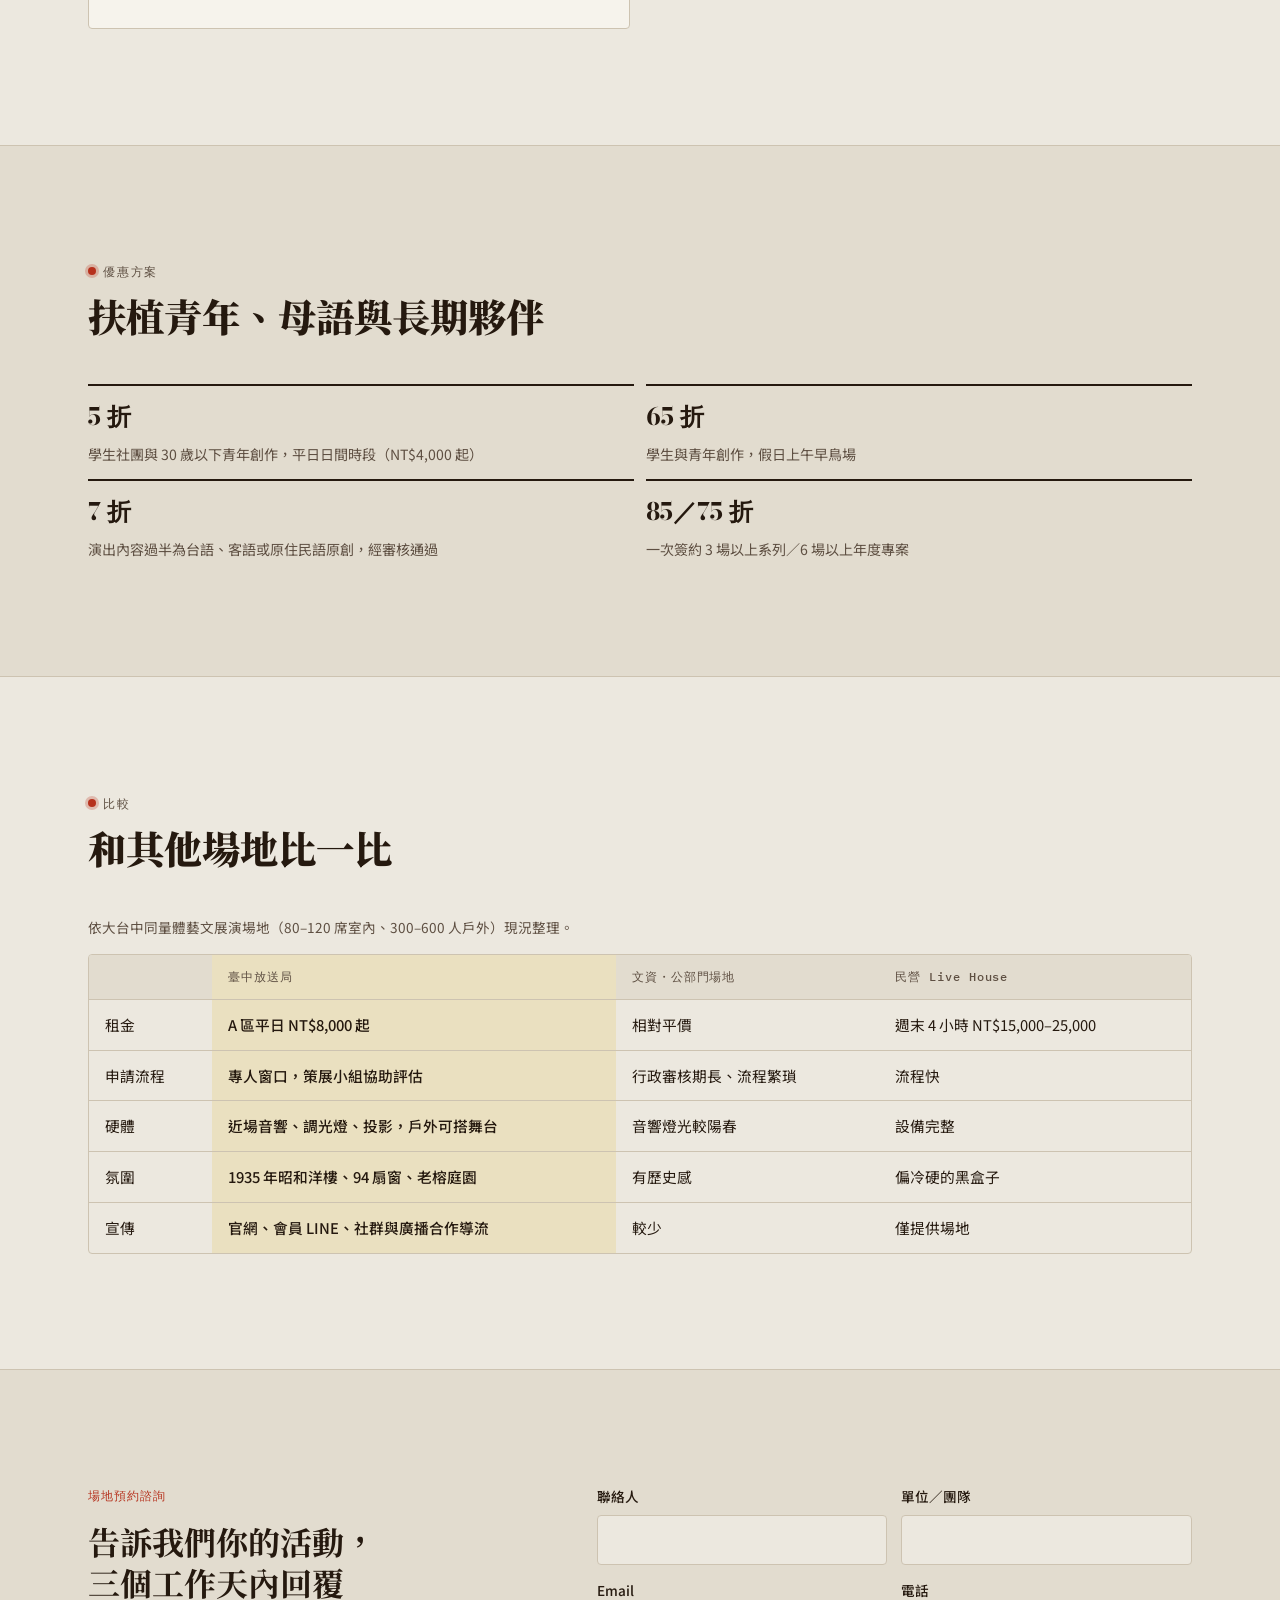
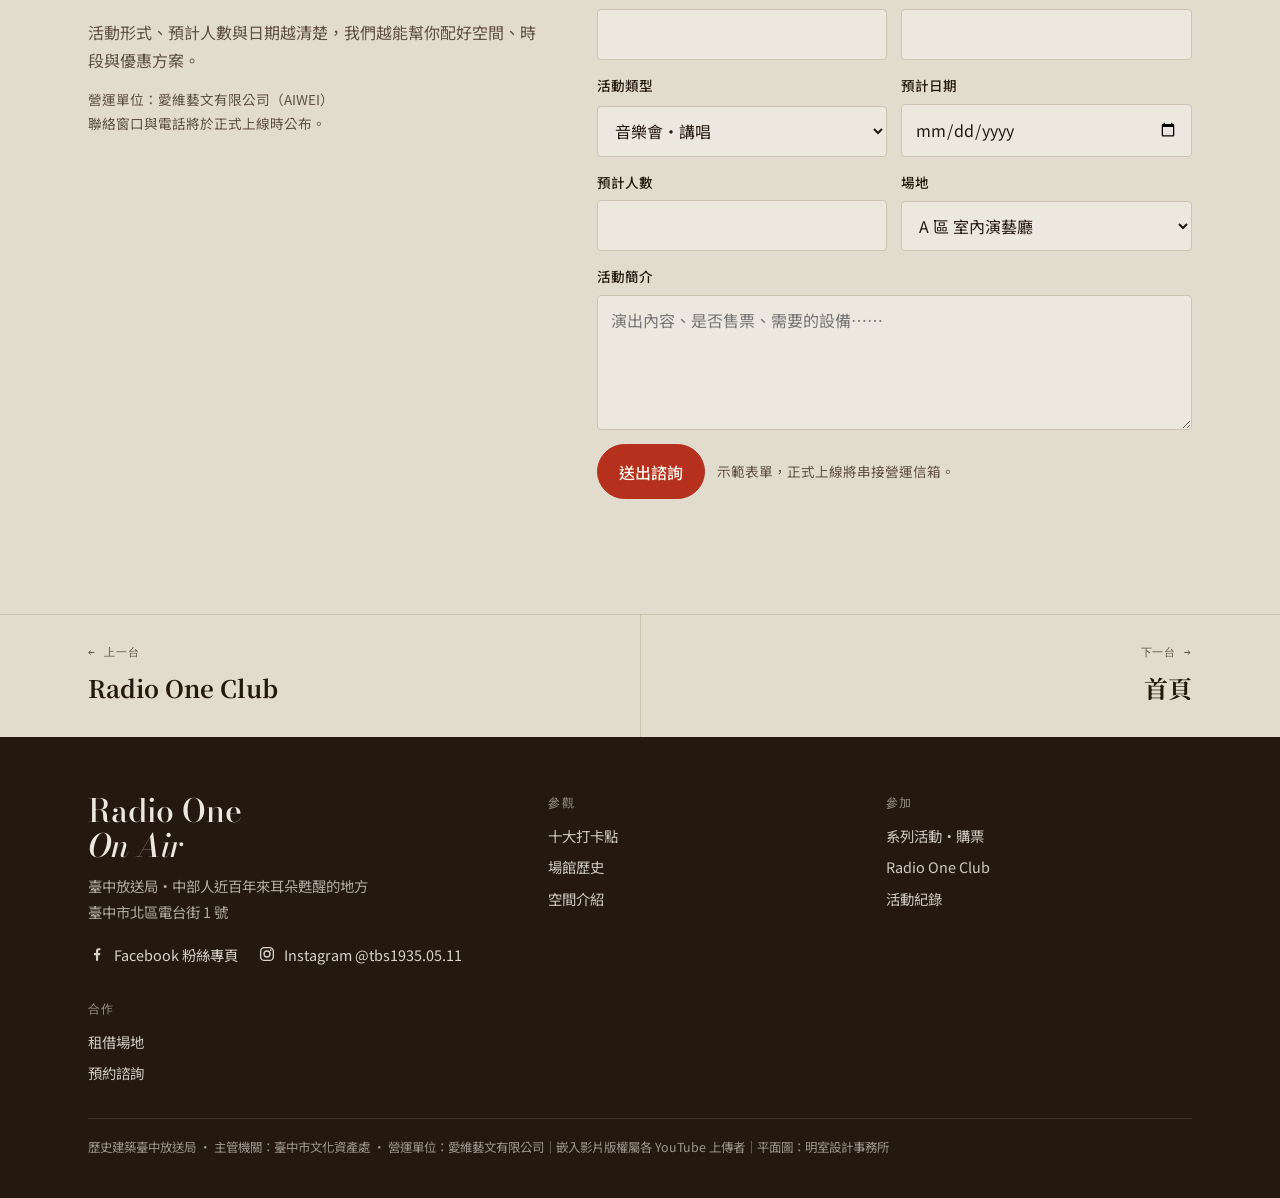
<file: rental.html>
<!doctype html>
<html lang="zh-Hant">
<head>
<meta charset="utf-8">
<meta name="viewport" content="width=device-width, initial-scale=1, viewport-fit=cover">
<title>租借場地｜Radio One On Air</title>
<meta name="description" content="臺中放送局 Radio One On Air：中部人近百年來耳朵甦醒的地方。參觀、打卡、音樂會購票、會員與場地租借。">
<link rel="preconnect" href="https://fonts.googleapis.com">
<link rel="preconnect" href="https://fonts.gstatic.com" crossorigin>
<link rel="stylesheet" href="https://fonts.googleapis.com/css2?family=Bodoni+Moda:ital,opsz,wght@0,6..96,500;0,6..96,700;1,6..96,500&family=IBM+Plex+Mono:wght@400;500&family=Noto+Sans+TC:wght@400;500;700&family=Noto+Serif+TC:wght@500;700;900&display=swap">
<link rel="stylesheet" href="assets/site.css">
</head>
<body>
<header class="hdr" id="top">
  <div class="wrap">
    <div class="hdr-row">
      <a class="logo" href="index.html"><b>Radio One</b><i>On Air</i><small>臺中放送局</small></a>
      <div class="hdr-cta">
        <a class="soc" href="https://www.facebook.com/fangsungstudio" target="_blank" rel="noopener" aria-label="臺中放送局 Facebook 粉絲專頁"><svg viewBox="0 0 24 24" width="18" height="18" aria-hidden="true"><path fill="currentColor" d="M13.5 21v-7.5h2.5l.4-3h-2.9V8.6c0-.9.3-1.5 1.5-1.5h1.5V4.4c-.3 0-1.2-.1-2.2-.1-2.2 0-3.7 1.3-3.7 3.8v2.4H8v3h2.6V21h2.9z"/></svg></a><a class="soc" href="https://www.instagram.com/tbs1935.05.11" target="_blank" rel="noopener" aria-label="臺中放送局 Instagram"><svg viewBox="0 0 24 24" width="18" height="18" aria-hidden="true"><rect x="3.5" y="3.5" width="17" height="17" rx="5" fill="none" stroke="currentColor" stroke-width="1.8"/><circle cx="12" cy="12" r="4" fill="none" stroke="currentColor" stroke-width="1.8"/><circle cx="17.2" cy="6.8" r="1.2" fill="currentColor"/></svg></a>
        <span class="onair" aria-label="現正放送">ON AIR</span>
        <a class="btn small solid" href="events.html">購票</a>
        <button class="menu-btn" id="menuBtn" aria-expanded="false" aria-controls="drawer">選台</button>
      </div>
    </div>
  </div>
  <div class="wrap">
    <nav class="dial" aria-label="網站導覽">
      <div class="dial-scale"></div>
      <ol id="dialList"><li><a href="index.html">首頁</a></li><li><a href="spots.html">打卡點</a></li><li><a href="history.html">場館歷史</a></li><li><a href="spaces.html">空間介紹</a></li><li><a href="archive.html">活動紀錄</a></li><li><a href="events.html">系列活動・購票</a></li><li><a href="club.html">Radio One Club</a></li><li><a href="rental.html" aria-current="page">租借場地</a></li></ol>
      <div class="dial-now"><span class="mono">TUNED</span><b>租借場地</b></div>
      <div class="needle" id="needle"></div>
    </nav>
  </div>
</header>
<div class="drawer" id="drawer" hidden>
  <button class="btn small close" id="drawerClose">關閉</button>
  <a href="index.html">首頁 <span>Home</span></a><a href="spots.html">打卡點 <span>Photo Spots</span></a><a href="history.html">場館歷史 <span>History</span></a><a href="spaces.html">空間介紹 <span>Spaces</span></a><a href="archive.html">活動紀錄 <span>Archive</span></a><a href="events.html">系列活動・購票 <span>Events & Tickets</span></a><a href="club.html">Radio One Club <span>Membership</span></a><a href="rental.html" aria-current="page">租借場地 <span>Venue Hire</span></a>
  <p class="drawer-soc"><a href="https://www.facebook.com/fangsungstudio" target="_blank" rel="noopener">Facebook ↗</a><a href="https://www.instagram.com/tbs1935.05.11" target="_blank" rel="noopener">Instagram ↗</a></p>
</div>
<main><section class="page-hero"><img src="assets/img/courtyard-pond.jpg" alt="主建築前的庭園廣場與水池"><div class="wrap">
<p class="eyebrow"><span class="lamp"></span>08 · 租借場地</p><h1>你租的不只是場地，<br>是一整個台中音樂傳播生態圈</h1><p class="en">Venue Hire</p><p class="lead">在歷史建築裡辦音樂會、發表會或市集。平日親民、新秀有扶植。</p></div></section><nav class="subnav" aria-label="本頁章節"><div class="wrap"><a href="#venues">場地</a><a href="#price">收費標準</a><a href="#calc-sec">租金試算</a><a href="#discount">優惠方案</a><a href="#compare">場地比較</a><a href="#enquiry">預約諮詢</a></div></nav><section class="sec block " id="venues"><div class="wrap"><div class="blk-h"><p class="eyebrow"><span class="lamp"></span>場地</p><h2>從 80 席到 500 人</h2></div><div class="demo-banner"><span>ⓘ</span><span>場地租借辦法目前為暫定版本：以下收費標準與優惠折扣僅供規劃參考，實際費用與條件以正式公告及簽約內容為準。</span></div><div class="venues">
      <div class="venue"><div class="ph"><img src="assets/img/multi-hall.jpg" alt="一樓多功能演藝廳與平台鋼琴" style="object-position:50% 70%" loading="lazy"></div><div class="bd"><span class="zone">A 區</span><h3>一樓多功能演藝廳</h3><p class="cap">80–120<small>席</small></p><div class="uses"><span class="chip">不插電音樂會</span><span class="chip">講唱會</span><span class="chip">室內樂</span><span class="chip">黑膠導聆</span><span class="chip">品牌發表</span><span class="chip">大師工作坊</span></div><p>點音源近場音響、無線麥克風、調光軌道燈、投影設備。</p></div></div>
      <div class="venue"><div class="ph"><img src="assets/img/courtyard-pond.jpg" alt="主建築前的庭園廣場與水池" loading="lazy"></div><div class="bd"><span class="zone">B 區</span><h3>廣播綠意庭園與老榕廣場</h3><p class="cap">300–500<small>人</small></p><div class="uses"><span class="chip">草地音樂節</span><span class="chip">黑膠文創市集</span><span class="chip">野餐音樂會</span><span class="chip">品牌快閃</span></div><p>老榕、日池月池與洋樓立面，天然的戶外舞台背景。</p></div></div>
      <div class="venue"><div class="ph"><img src="assets/img/hero-spots.jpg" alt="臺中放送局主建築與庭園全景" loading="lazy"></div><div class="bd"><span class="zone">A＋B</span><h3>全區包場</h3><p class="cap">室內＋戶外</p><div class="uses"><span class="chip">年度音樂節</span><span class="chip">企業活動</span><span class="chip">婚禮派對</span><span class="chip">影視拍攝</span></div><p>室內演出接戶外市集，一次串起整天的動線。</p></div></div>
    </div>

    </div></section><section class="sec block alt" id="price"><div class="wrap"><div class="blk-h"><p class="eyebrow"><span class="lamp"></span>收費標準</p><h2>常規藝文與一般活動</h2></div><div class="table-wrap">
      <table>
        <thead><tr><th>場地</th><th>平日（週一至週四）</th><th>假日（週五至週日・國定假日）</th><th>保證金</th></tr></thead>
        <tbody>
          <tr><td>A 區 室內演藝廳</td><td class="n">NT$ 8,000 / 時段</td><td class="n">NT$ 12,000 / 時段</td><td class="n">NT$ 5,000</td></tr>
          <tr><td>B 區 戶外庭園老榕廣場</td><td class="n">NT$ 12,000 / 時段</td><td class="n">NT$ 18,000 / 時段</td><td class="n">NT$ 10,000</td></tr>
          <tr><td>全區包場（室內＋戶外）</td><td class="n">NT$ 18,000 / 時段</td><td class="n">NT$ 26,000 / 時段</td><td class="n">NT$ 15,000</td></tr>
        </tbody>
      </table>
    </div>
    <p class="note" style="margin-top:10px">時段：上午 09:00–13:00／下午 13:30–17:30／晚間 18:00–22:00，每時段 4 小時，含進場裝台與撤場；超時以小時另計。含基礎場燈、固定音響、麥克風 2 支、投影、空調與現場管理員 1 名。清潔費每時段 NT$1,500，自行復原經查驗通過免收。</p>

    </div></section><section class="sec block " id="calc-sec"><div class="wrap"><div class="blk-h"><p class="eyebrow"><span class="lamp"></span>試算</p><h2>算算看你的活動要多少</h2></div><p class="note" style="margin-bottom:16px">試算結果依暫定費率計算，僅供參考，不代表正式報價。</p><div class="rent-grid" style="margin-top:0">
      <form class="panel" id="calc" novalidate>
        <span class="k">場租試算</span>
        <h3>算算看你的活動要多少</h3>
        <div class="fields">
          <div class="field"><label for="cZone">場地</label><select id="cZone"><option value="A">A 區 室內演藝廳</option><option value="B">B 區 戶外庭園</option><option value="AB">全區包場</option></select></div>
          <div class="field"><label for="cDay">日期類型</label><select id="cDay"><option value="wd">平日（一至四）</option><option value="we">假日（五至日）</option></select></div>
          <div class="field"><label for="cSlots">時段數</label><select id="cSlots"><option>1</option><option>2</option><option>3</option></select></div>
          <div class="field"><label for="cSeries">連續預訂</label><select id="cSeries"><option value="1">單場</option><option value="0.85">3 場以上系列（85 折）</option><option value="0.75">6 場以上年度（75 折）</option></select></div>
        </div>
        <div class="field"><label for="cPlan">適用專案</label><select id="cPlan"><option value="none">一般租借</option><option value="youth">學生社團／30 歲以下青年創作</option><option value="mother">母語原創發表（台語・客語・原住民語過半）</option></select></div>
        <label style="display:flex;gap:8px;align-items:center;font-size:.9rem"><input type="checkbox" id="cClean"> 自行復原清潔（經查驗通過免清潔費）</label>
        <div class="sum" id="calcSum"></div>
        <p class="note" id="calcNote"></p>
      </form>

    </div>

    </div></section><section class="sec block alt" id="discount"><div class="wrap"><div class="blk-h"><p class="eyebrow"><span class="lamp"></span>優惠方案</p><h2>扶植青年、母語與長期夥伴</h2></div><div class="disc" >
      <div><b>5 折</b><span>學生社團與 30 歲以下青年創作，平日日間時段（NT$4,000 起）</span></div>
      <div><b>65 折</b><span>學生與青年創作，假日上午早鳥場</span></div>
      <div><b>7 折</b><span>演出內容過半為台語、客語或原住民語原創，經審核通過</span></div>
      <div><b>85／75 折</b><span>一次簽約 3 場以上系列／6 場以上年度專案</span></div>
    </div>

    </div></section><section class="sec block " id="compare"><div class="wrap"><div class="blk-h"><p class="eyebrow"><span class="lamp"></span>比較</p><h2>和其他場地比一比</h2></div><div class="compare">
      
      <p class="note">依大台中同量體藝文展演場地（80–120 席室內、300–600 人戶外）現況整理。</p>
      <div class="table-wrap" style="margin-top:14px">
        <table class="cmp-tbl">
          <thead><tr><th></th><th>臺中放送局</th><th>文資・公部門場地</th><th>民營 Live House</th></tr></thead>
          <tbody>
            <tr><td>租金</td><td>A 區平日 NT$8,000 起</td><td>相對平價</td><td>週末 4 小時 NT$15,000–25,000</td></tr>
            <tr><td>申請流程</td><td>專人窗口，策展小組協助評估</td><td>行政審核期長、流程繁瑣</td><td>流程快</td></tr>
            <tr><td>硬體</td><td>近場音響、調光燈、投影，戶外可搭舞台</td><td>音響燈光較陽春</td><td>設備完整</td></tr>
            <tr><td>氛圍</td><td>1935 年昭和洋樓、94 扇窗、老榕庭園</td><td>有歷史感</td><td>偏冷硬的黑盒子</td></tr>
            <tr><td>宣傳</td><td>官網、會員 LINE、社群與廣播合作導流</td><td>較少</td><td>僅提供場地</td></tr>
          </tbody>
        </table>
      </div>
    </div>

    </div></section><section class="sec block alt" id="enquiry"><div class="wrap"><div class="enquiry">
      <div style="display:grid;gap:14px;align-content:start">
        <p class="mono" style="color:var(--onair)">場地預約諮詢</p>
        <h3>告訴我們你的活動，<br>三個工作天內回覆</h3>
        <p style="color:var(--ink-2)">活動形式、預計人數與日期越清楚，我們越能幫你配好空間、時段與優惠方案。</p>
        <p class="note">營運單位：愛維藝文有限公司（AIWEI）<br>聯絡窗口與電話將於正式上線時公布。</p>
      </div>
      <form id="rentForm" style="display:grid;gap:14px" novalidate>
        <div class="fields">
          <div class="field"><label for="rName">聯絡人</label><input id="rName" required autocomplete="name"></div>
          <div class="field"><label for="rOrg">單位／團隊</label><input id="rOrg" autocomplete="organization"></div>
          <div class="field"><label for="rEmail">Email</label><input id="rEmail" type="email" required autocomplete="email"></div>
          <div class="field"><label for="rPhone">電話</label><input id="rPhone" inputmode="tel" autocomplete="tel"></div>
          <div class="field"><label for="rType">活動類型</label><select id="rType"><option>音樂會・講唱</option><option>品牌發表・企業活動</option><option>市集・快閃</option><option>工作坊・講座</option><option>影視拍攝</option><option>其他</option></select></div>
          <div class="field"><label for="rDate">預計日期</label><input id="rDate" type="date"></div>
          <div class="field"><label for="rPeople">預計人數</label><input id="rPeople" type="number" min="1"></div>
          <div class="field"><label for="rZone">場地</label><select id="rZone"><option>A 區 室內演藝廳</option><option>B 區 戶外庭園</option><option>全區包場</option><option>還不確定</option></select></div>
        </div>
        <div class="field"><label for="rMsg">活動簡介</label><textarea id="rMsg" rows="4" placeholder="演出內容、是否售票、需要的設備……"></textarea></div>
        <div style="display:flex;gap:12px;flex-wrap:wrap;align-items:center"><button class="btn solid" type="submit">送出諮詢</button><span class="note">示範表單，正式上線將串接營運信箱。</span></div>
        <div id="rentMsg" hidden class="ok-msg" style="color:var(--ink)"></div>
      </form>
    </div>
  </div></section></main><nav class="pager" aria-label="上一頁與下一頁"><div class="wrap"><a class="prev" href="club.html"><span class="mono">← 上一台</span><b>Radio One Club</b></a><a class="next" href="index.html"><span class="mono">下一台 →</span><b>首頁</b></a></div></nav><footer>
  <div class="wrap">
    <div class="brand"><b>Radio One<br><i>On Air</i></b><p>臺中放送局・中部人近百年來耳朵甦醒的地方<br>臺中市北區電台街 1 號</p><p class="foot-soc"><a href="https://www.facebook.com/fangsungstudio" target="_blank" rel="noopener"><svg viewBox="0 0 24 24" width="18" height="18" aria-hidden="true"><path fill="currentColor" d="M13.5 21v-7.5h2.5l.4-3h-2.9V8.6c0-.9.3-1.5 1.5-1.5h1.5V4.4c-.3 0-1.2-.1-2.2-.1-2.2 0-3.7 1.3-3.7 3.8v2.4H8v3h2.6V21h2.9z"/></svg>Facebook 粉絲專頁</a><a href="https://www.instagram.com/tbs1935.05.11" target="_blank" rel="noopener"><svg viewBox="0 0 24 24" width="18" height="18" aria-hidden="true"><rect x="3.5" y="3.5" width="17" height="17" rx="5" fill="none" stroke="currentColor" stroke-width="1.8"/><circle cx="12" cy="12" r="4" fill="none" stroke="currentColor" stroke-width="1.8"/><circle cx="17.2" cy="6.8" r="1.2" fill="currentColor"/></svg>Instagram @tbs1935.05.11</a></p></div>
    <div><h4>參觀</h4><ul><li><a href="spots.html">十大打卡點</a></li><li><a href="history.html">場館歷史</a></li><li><a href="spaces.html">空間介紹</a></li></ul></div>
    <div><h4>參加</h4><ul><li><a href="events.html">系列活動・購票</a></li><li><a href="club.html">Radio One Club</a></li><li><a href="archive.html">活動紀錄</a></li></ul></div>
    <div><h4>合作</h4><ul><li><a href="rental.html">租借場地</a></li><li><a href="rental.html#enquiry">預約諮詢</a></li></ul></div>
    <p class="fine">歷史建築臺中放送局 · 主管機關：臺中市文化資產處 · 營運單位：愛維藝文有限公司｜嵌入影片版權屬各 YouTube 上傳者｜平面圖：明室設計事務所</p>
  </div>
</footer><script src="assets/site.js"></script>
</body>
</html>
</file>
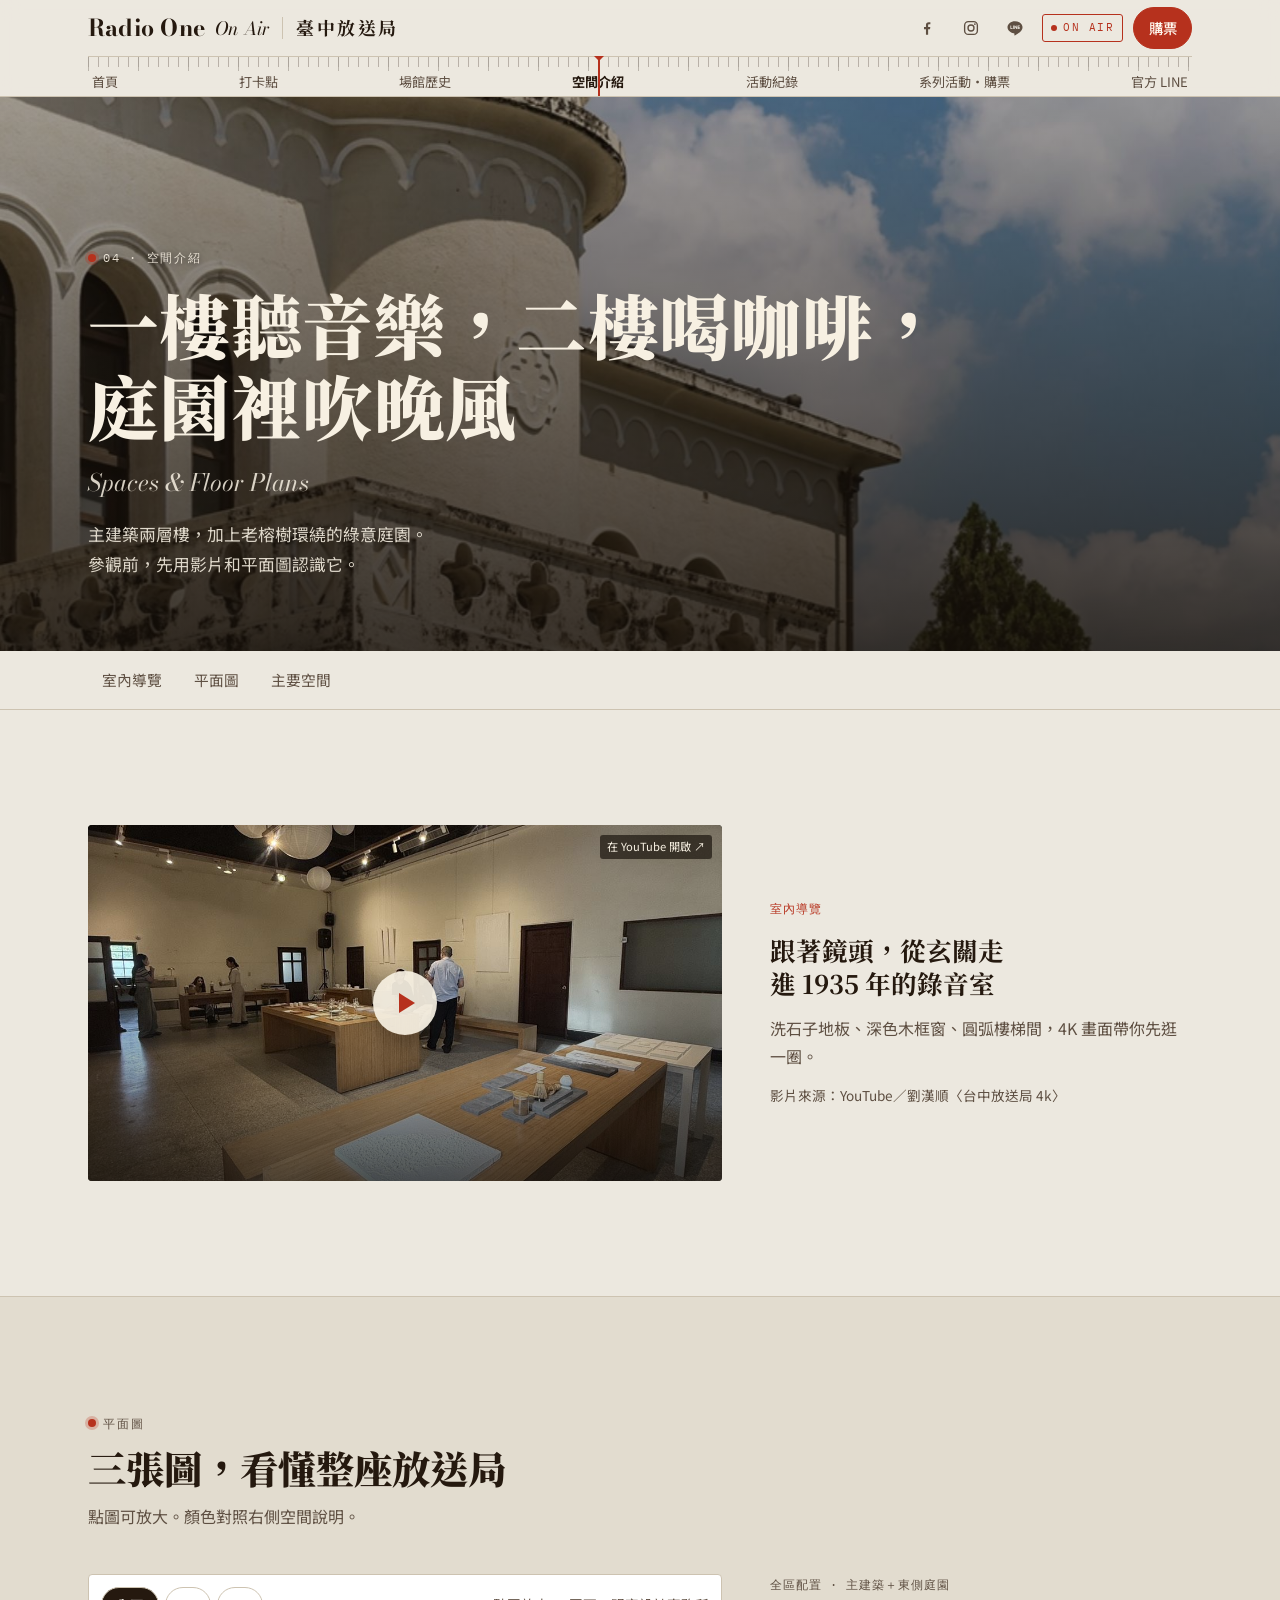
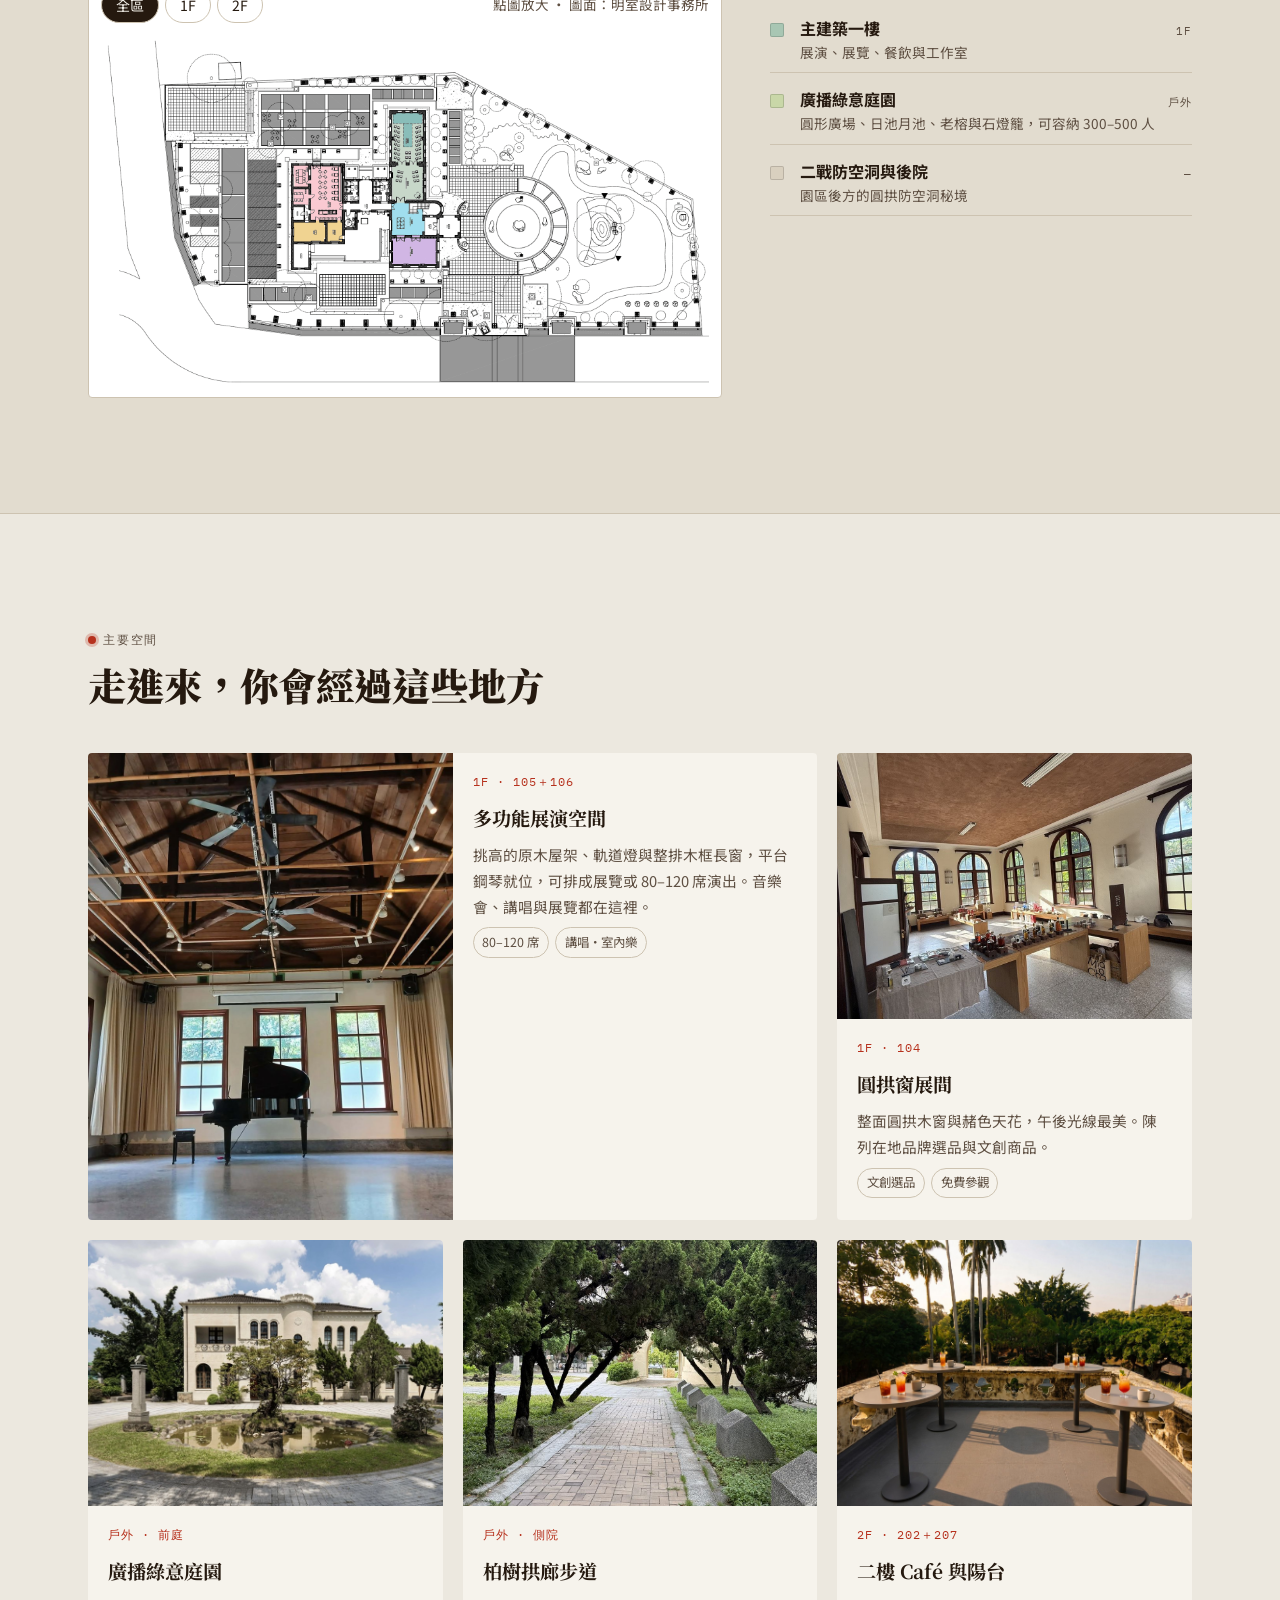
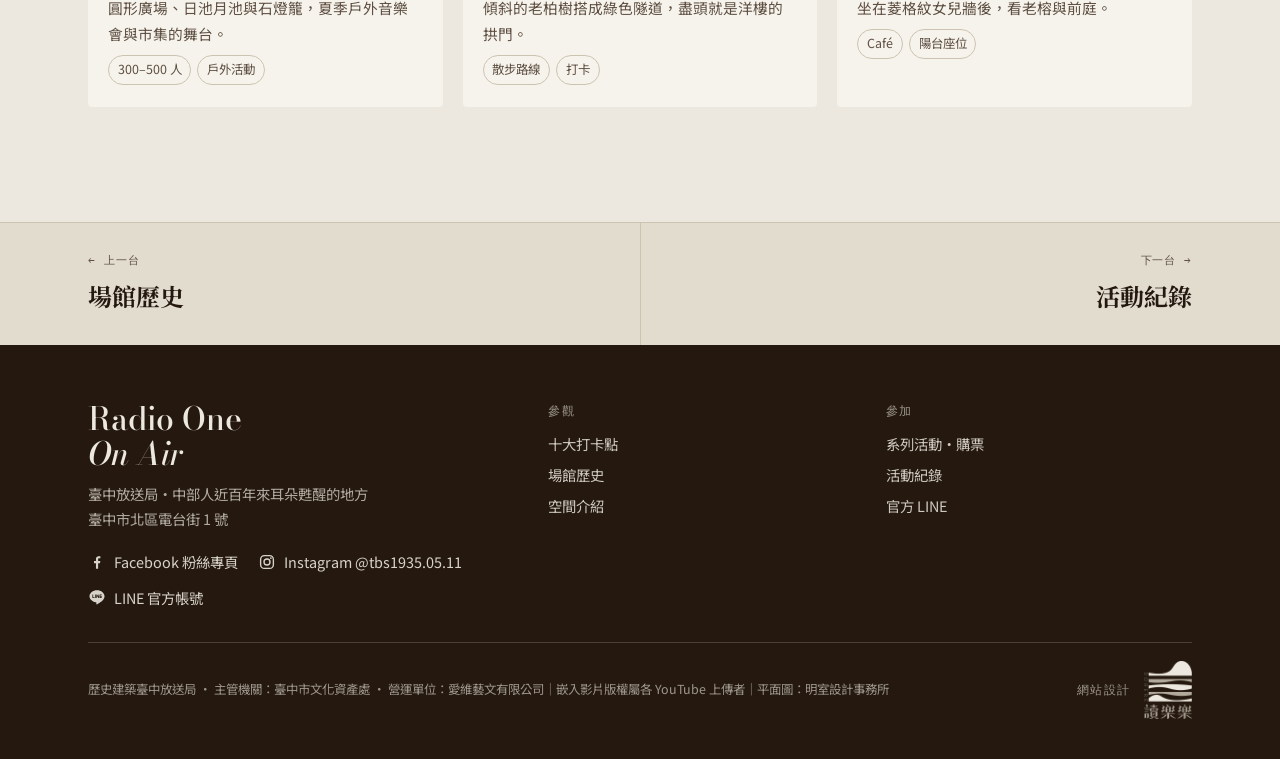
<file: spaces.html>
<!doctype html>
<html lang="zh-Hant">
<head>
<meta charset="utf-8">
<meta name="viewport" content="width=device-width, initial-scale=1, viewport-fit=cover">
<title>空間介紹｜Radio One On Air</title>
<meta name="description" content="臺中放送局 Radio One On Air：中部人近百年來耳朵甦醒的地方。參觀、打卡、活動資訊與購票。">
<link rel="preconnect" href="https://fonts.googleapis.com">
<link rel="preconnect" href="https://fonts.gstatic.com" crossorigin>
<link rel="stylesheet" href="https://fonts.googleapis.com/css2?family=Bodoni+Moda:ital,opsz,wght@0,6..96,500;0,6..96,700;1,6..96,500&family=IBM+Plex+Mono:wght@400;500&family=Noto+Sans+TC:wght@400;500;700&family=Noto+Serif+TC:wght@500;700;900&display=swap">
<link rel="stylesheet" href="assets/site.css">
</head>
<body>
<header class="hdr" id="top">
  <div class="wrap">
    <div class="hdr-row">
      <a class="logo" href="index.html"><b>Radio One</b><i>On Air</i><small>臺中放送局</small></a>
      <div class="hdr-cta">
        <a class="soc" href="https://www.facebook.com/fangsungstudio" target="_blank" rel="noopener" aria-label="臺中放送局 Facebook 粉絲專頁"><svg viewBox="0 0 24 24" width="18" height="18" aria-hidden="true"><path fill="currentColor" d="M13.5 21v-7.5h2.5l.4-3h-2.9V8.6c0-.9.3-1.5 1.5-1.5h1.5V4.4c-.3 0-1.2-.1-2.2-.1-2.2 0-3.7 1.3-3.7 3.8v2.4H8v3h2.6V21h2.9z"/></svg></a><a class="soc" href="https://www.instagram.com/tbs1935.05.11" target="_blank" rel="noopener" aria-label="臺中放送局 Instagram"><svg viewBox="0 0 24 24" width="18" height="18" aria-hidden="true"><rect x="3.5" y="3.5" width="17" height="17" rx="5" fill="none" stroke="currentColor" stroke-width="1.8"/><circle cx="12" cy="12" r="4" fill="none" stroke="currentColor" stroke-width="1.8"/><circle cx="17.2" cy="6.8" r="1.2" fill="currentColor"/></svg></a><a class="soc" href="https://lin.ee/pATTQXr" target="_blank" rel="noopener" aria-label="臺中放送局 LINE 官方帳號"><svg viewBox="0 0 24 24" width="18" height="18" aria-hidden="true"><path fill="currentColor" d="M12 3C6.5 3 2 6.6 2 11c0 3.9 3.5 7.2 8.3 7.9.3.1.8.2.9.5.1.3.1.7 0 1l-.1.9c0 .3-.2 1 .9.5s5.9-3.5 8-5.9C21.5 14.3 22 12.7 22 11c0-4.4-4.5-8-10-8zM8.3 13.4H6.4c-.3 0-.5-.2-.5-.5V9.1c0-.3.2-.5.5-.5s.5.2.5.5v3.3h1.4c.3 0 .5.2.5.5s-.2.5-.5.5zm2-.5c0 .3-.2.5-.5.5s-.5-.2-.5-.5V9.1c0-.3.2-.5.5-.5s.5.2.5.5v3.8zm4.6 0c0 .2-.1.4-.3.5h-.2c-.2 0-.3-.1-.4-.2l-1.9-2.6v2.3c0 .3-.2.5-.5.5s-.5-.2-.5-.5V9.1c0-.2.1-.4.3-.5h.2c.2 0 .3.1.4.2l1.9 2.6V9.1c0-.3.2-.5.5-.5s.5.2.5.5v3.8zm3.1-2.4c.3 0 .5.2.5.5s-.2.5-.5.5h-1.4v.9H18c.3 0 .5.2.5.5s-.2.5-.5.5h-1.9c-.3 0-.5-.2-.5-.5V9.1c0-.3.2-.5.5-.5H18c.3 0 .5.2.5.5s-.2.5-.5.5h-1.4v.9H18z"/></svg></a>
        <span class="onair" aria-label="現正放送">ON AIR</span>
        <a class="btn small solid" href="events.html">購票</a>
        <button class="menu-btn" id="menuBtn" aria-expanded="false" aria-controls="drawer">選台</button>
      </div>
    </div>
  </div>
  <div class="wrap">
    <nav class="dial" aria-label="網站導覽">
      <div class="dial-scale"></div>
      <ol id="dialList"><li><a href="index.html">首頁</a></li><li><a href="spots.html">打卡點</a></li><li><a href="history.html">場館歷史</a></li><li><a href="spaces.html" aria-current="page">空間介紹</a></li><li><a href="archive.html">活動紀錄</a></li><li><a href="events.html">系列活動・購票</a></li><li><a href="line.html">官方 LINE</a></li></ol>
      <div class="dial-now"><span class="mono">TUNED</span><b>空間介紹</b></div>
      <div class="needle" id="needle"></div>
    </nav>
  </div>
</header>
<div class="drawer" id="drawer" hidden>
  <button class="btn small close" id="drawerClose">關閉</button>
  <a href="index.html">首頁 <span>Home</span></a><a href="spots.html">打卡點 <span>Photo Spots</span></a><a href="history.html">場館歷史 <span>History</span></a><a href="spaces.html" aria-current="page">空間介紹 <span>Spaces</span></a><a href="archive.html">活動紀錄 <span>Archive</span></a><a href="events.html">系列活動・購票 <span>Events & Tickets</span></a><a href="line.html">官方 LINE <span>LINE Official</span></a>
  <p class="drawer-soc"><a href="https://www.facebook.com/fangsungstudio" target="_blank" rel="noopener">Facebook ↗</a><a href="https://www.instagram.com/tbs1935.05.11" target="_blank" rel="noopener">Instagram ↗</a><a href="https://lin.ee/pATTQXr" target="_blank" rel="noopener">LINE ↗</a></p>
</div>
<main><section class="page-hero"><img src="assets/img/hero-spaces.jpg" alt="放送局圓塔與二樓陽台"><div class="wrap">
<p class="eyebrow"><span class="lamp"></span>04 · 空間介紹</p><h1>一樓聽音樂，二樓喝咖啡，<br>庭園裡吹晚風</h1><p class="en">Spaces & Floor Plans</p><p class="lead two-line"><span>主建築兩層樓，加上老榕樹環繞的綠意庭園。</span><span>參觀前，先用影片和平面圖認識它。</span></p></div></section><nav class="subnav" aria-label="本頁章節"><div class="wrap"><a href="#tour">室內導覽</a><a href="#plans">平面圖</a><a href="#rooms">主要空間</a></div></nav><section class="sec block " id="tour"><div class="wrap"><div class="tour" style="margin-bottom:0">
      <a class="vid" data-yt="ZjPQPYGkABw" data-poster="assets/img/performance-hall.jpg" href="https://www.youtube.com/watch?v=ZjPQPYGkABw" target="_blank" rel="noopener" aria-label="播放室內導覽影片〈台中放送局 4k〉"></a>
      <div style="display:grid;gap:14px">
        <p class="mono" style="color:var(--onair)">室內導覽</p>
        <h3 style="font-family:var(--f-zh-display);font-size:1.6rem;line-height:1.3">跟著鏡頭，從玄關走進 1935 年的錄音室</h3>
        <p style="color:var(--ink-2)">洗石子地板、深色木框窗、圓弧樓梯間，4K 畫面帶你先逛一圈。</p>
        <p class="note">影片來源：YouTube／劉漢順〈台中放送局 4k〉</p>
      </div>
    </div>

    </div></section><section class="sec block alt" id="plans"><div class="wrap"><div class="blk-h"><p class="eyebrow"><span class="lamp"></span>平面圖</p><h2>三張圖，看懂整座放送局</h2><p>點圖可放大。顏色對照右側空間說明。</p></div><div class="plan-box">
      <div class="plan-view">
        <div class="row">
          <div class="tabs" role="tablist" id="planTabs">
            <button class="tab" role="tab" aria-selected="true" data-plan="site">全區</button>
            <button class="tab" role="tab" aria-selected="false" data-plan="1F">1F</button>
            <button class="tab" role="tab" aria-selected="false" data-plan="2F">2F</button>
          </div>
          <span class="note">點圖放大 · 圖面：明室設計事務所</span>
        </div>
        <img id="planImg" src="assets/plan/plan-site.png" alt="臺中放送局 1F 全區平面圖，含主建築與東側庭園">
      </div>
      <div>
        <p class="mono" style="color:var(--ink-2);margin-bottom:8px" id="planLabel">全區配置 · 主建築＋東側庭園</p>
        <ul class="legend" id="legend"></ul>
      </div>
    </div>

    </div></section><section class="sec block " id="rooms"><div class="wrap"><div class="blk-h"><p class="eyebrow"><span class="lamp"></span>主要空間</p><h2>走進來，你會經過這些地方</h2></div><div class="space-cards" id="spaceCards"></div></div></section><dialog id="planDlg" aria-label="平面圖放大">
  <button class="dlg-close" data-close aria-label="關閉">✕</button>
  <img class="zoom-img" id="planZoom" alt="">
</dialog></main><nav class="pager" aria-label="上一頁與下一頁"><div class="wrap"><a class="prev" href="history.html"><span class="mono">← 上一台</span><b>場館歷史</b></a><a class="next" href="archive.html"><span class="mono">下一台 →</span><b>活動紀錄</b></a></div></nav><footer>
  <div class="wrap">
    <div class="brand"><b>Radio One<br><i>On Air</i></b><p>臺中放送局・中部人近百年來耳朵甦醒的地方<br>臺中市北區電台街 1 號</p><p class="foot-soc"><a href="https://www.facebook.com/fangsungstudio" target="_blank" rel="noopener"><svg viewBox="0 0 24 24" width="18" height="18" aria-hidden="true"><path fill="currentColor" d="M13.5 21v-7.5h2.5l.4-3h-2.9V8.6c0-.9.3-1.5 1.5-1.5h1.5V4.4c-.3 0-1.2-.1-2.2-.1-2.2 0-3.7 1.3-3.7 3.8v2.4H8v3h2.6V21h2.9z"/></svg>Facebook 粉絲專頁</a><a href="https://www.instagram.com/tbs1935.05.11" target="_blank" rel="noopener"><svg viewBox="0 0 24 24" width="18" height="18" aria-hidden="true"><rect x="3.5" y="3.5" width="17" height="17" rx="5" fill="none" stroke="currentColor" stroke-width="1.8"/><circle cx="12" cy="12" r="4" fill="none" stroke="currentColor" stroke-width="1.8"/><circle cx="17.2" cy="6.8" r="1.2" fill="currentColor"/></svg>Instagram @tbs1935.05.11</a><a href="https://lin.ee/pATTQXr" target="_blank" rel="noopener"><svg viewBox="0 0 24 24" width="18" height="18" aria-hidden="true"><path fill="currentColor" d="M12 3C6.5 3 2 6.6 2 11c0 3.9 3.5 7.2 8.3 7.9.3.1.8.2.9.5.1.3.1.7 0 1l-.1.9c0 .3-.2 1 .9.5s5.9-3.5 8-5.9C21.5 14.3 22 12.7 22 11c0-4.4-4.5-8-10-8zM8.3 13.4H6.4c-.3 0-.5-.2-.5-.5V9.1c0-.3.2-.5.5-.5s.5.2.5.5v3.3h1.4c.3 0 .5.2.5.5s-.2.5-.5.5zm2-.5c0 .3-.2.5-.5.5s-.5-.2-.5-.5V9.1c0-.3.2-.5.5-.5s.5.2.5.5v3.8zm4.6 0c0 .2-.1.4-.3.5h-.2c-.2 0-.3-.1-.4-.2l-1.9-2.6v2.3c0 .3-.2.5-.5.5s-.5-.2-.5-.5V9.1c0-.2.1-.4.3-.5h.2c.2 0 .3.1.4.2l1.9 2.6V9.1c0-.3.2-.5.5-.5s.5.2.5.5v3.8zm3.1-2.4c.3 0 .5.2.5.5s-.2.5-.5.5h-1.4v.9H18c.3 0 .5.2.5.5s-.2.5-.5.5h-1.9c-.3 0-.5-.2-.5-.5V9.1c0-.3.2-.5.5-.5H18c.3 0 .5.2.5.5s-.2.5-.5.5h-1.4v.9H18z"/></svg>LINE 官方帳號</a></p></div>
    <div><h4>參觀</h4><ul><li><a href="spots.html">十大打卡點</a></li><li><a href="history.html">場館歷史</a></li><li><a href="spaces.html">空間介紹</a></li></ul></div>
    <div><h4>參加</h4><ul><li><a href="events.html">系列活動・購票</a></li><li><a href="archive.html">活動紀錄</a></li><li><a href="line.html">官方 LINE</a></li></ul></div>
    <div class="foot-bottom"><p class="fine">歷史建築臺中放送局 · 主管機關：臺中市文化資產處 · 營運單位：愛維藝文有限公司｜嵌入影片版權屬各 YouTube 上傳者｜<span style="white-space:nowrap">平面圖：明室設計事務所</span></p><div class="made-by"><span class="lbl">網站設計</span><a class="logo-link" href="https://www.instagram.com/dorere.tw/" target="_blank" rel="noopener" aria-label="網站設計：讀樂樂 DORERE（Instagram）"><img class="dl-on-dark" src="assets/img/dorere-logo-light.png" alt="讀樂樂 DORERE" width="66" height="80" loading="lazy"><img class="dl-on-light" src="assets/img/dorere-logo.png" alt="讀樂樂 DORERE" width="66" height="80" loading="lazy"></a></div></div>
  </div>
</footer><script src="assets/site.js"></script>
</body>
</html>
</file>
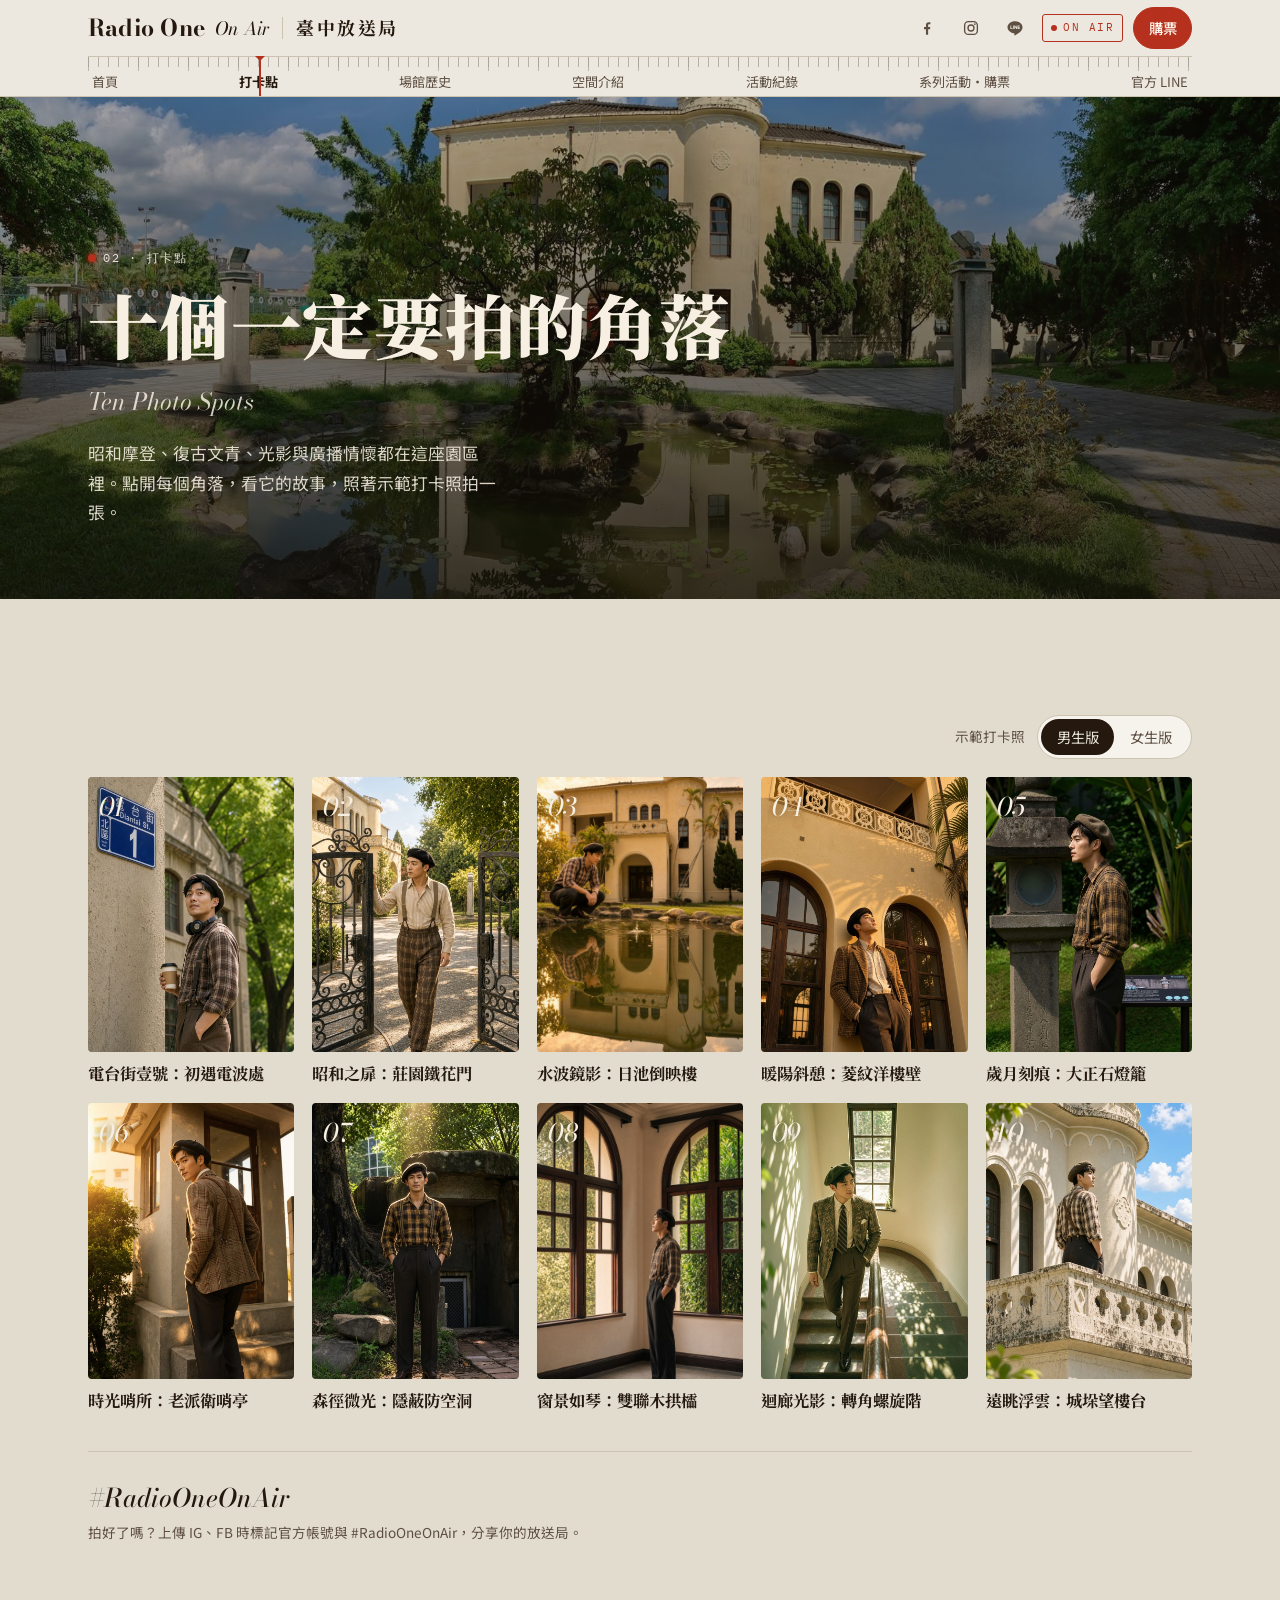
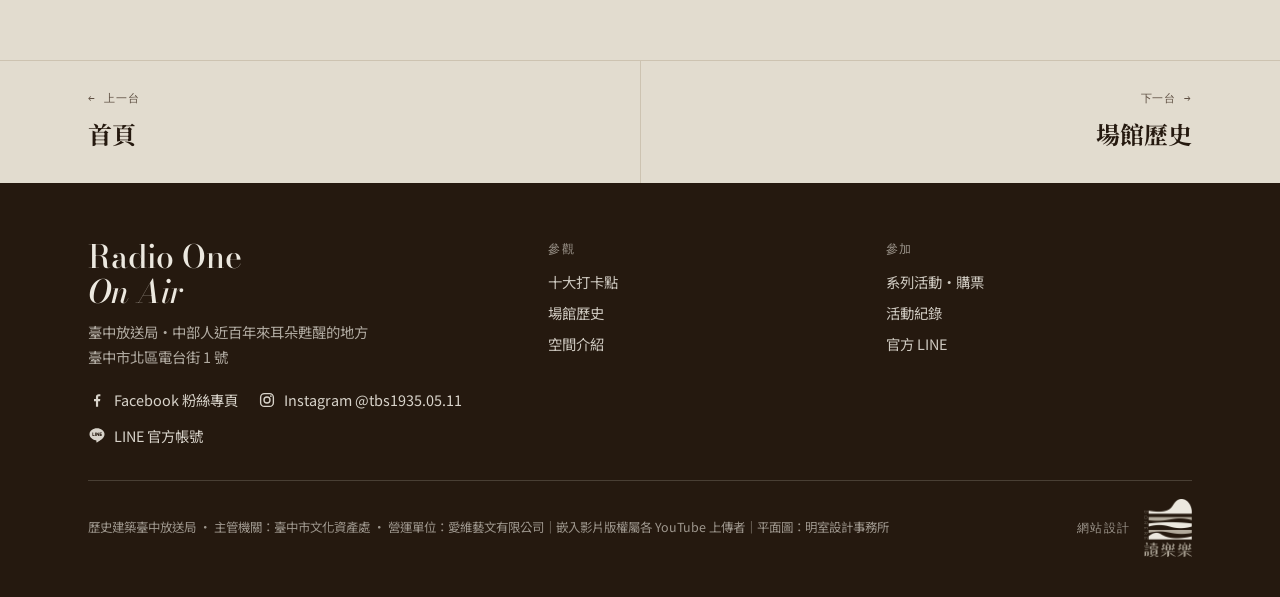
<file: spots.html>
<!doctype html>
<html lang="zh-Hant">
<head>
<meta charset="utf-8">
<meta name="viewport" content="width=device-width, initial-scale=1, viewport-fit=cover">
<title>打卡點｜Radio One On Air</title>
<meta name="description" content="臺中放送局 Radio One On Air：中部人近百年來耳朵甦醒的地方。參觀、打卡、活動資訊與購票。">
<link rel="preconnect" href="https://fonts.googleapis.com">
<link rel="preconnect" href="https://fonts.gstatic.com" crossorigin>
<link rel="stylesheet" href="https://fonts.googleapis.com/css2?family=Bodoni+Moda:ital,opsz,wght@0,6..96,500;0,6..96,700;1,6..96,500&family=IBM+Plex+Mono:wght@400;500&family=Noto+Sans+TC:wght@400;500;700&family=Noto+Serif+TC:wght@500;700;900&display=swap">
<link rel="stylesheet" href="assets/site.css">
</head>
<body>
<header class="hdr" id="top">
  <div class="wrap">
    <div class="hdr-row">
      <a class="logo" href="index.html"><b>Radio One</b><i>On Air</i><small>臺中放送局</small></a>
      <div class="hdr-cta">
        <a class="soc" href="https://www.facebook.com/fangsungstudio" target="_blank" rel="noopener" aria-label="臺中放送局 Facebook 粉絲專頁"><svg viewBox="0 0 24 24" width="18" height="18" aria-hidden="true"><path fill="currentColor" d="M13.5 21v-7.5h2.5l.4-3h-2.9V8.6c0-.9.3-1.5 1.5-1.5h1.5V4.4c-.3 0-1.2-.1-2.2-.1-2.2 0-3.7 1.3-3.7 3.8v2.4H8v3h2.6V21h2.9z"/></svg></a><a class="soc" href="https://www.instagram.com/tbs1935.05.11" target="_blank" rel="noopener" aria-label="臺中放送局 Instagram"><svg viewBox="0 0 24 24" width="18" height="18" aria-hidden="true"><rect x="3.5" y="3.5" width="17" height="17" rx="5" fill="none" stroke="currentColor" stroke-width="1.8"/><circle cx="12" cy="12" r="4" fill="none" stroke="currentColor" stroke-width="1.8"/><circle cx="17.2" cy="6.8" r="1.2" fill="currentColor"/></svg></a><a class="soc" href="https://lin.ee/pATTQXr" target="_blank" rel="noopener" aria-label="臺中放送局 LINE 官方帳號"><svg viewBox="0 0 24 24" width="18" height="18" aria-hidden="true"><path fill="currentColor" d="M12 3C6.5 3 2 6.6 2 11c0 3.9 3.5 7.2 8.3 7.9.3.1.8.2.9.5.1.3.1.7 0 1l-.1.9c0 .3-.2 1 .9.5s5.9-3.5 8-5.9C21.5 14.3 22 12.7 22 11c0-4.4-4.5-8-10-8zM8.3 13.4H6.4c-.3 0-.5-.2-.5-.5V9.1c0-.3.2-.5.5-.5s.5.2.5.5v3.3h1.4c.3 0 .5.2.5.5s-.2.5-.5.5zm2-.5c0 .3-.2.5-.5.5s-.5-.2-.5-.5V9.1c0-.3.2-.5.5-.5s.5.2.5.5v3.8zm4.6 0c0 .2-.1.4-.3.5h-.2c-.2 0-.3-.1-.4-.2l-1.9-2.6v2.3c0 .3-.2.5-.5.5s-.5-.2-.5-.5V9.1c0-.2.1-.4.3-.5h.2c.2 0 .3.1.4.2l1.9 2.6V9.1c0-.3.2-.5.5-.5s.5.2.5.5v3.8zm3.1-2.4c.3 0 .5.2.5.5s-.2.5-.5.5h-1.4v.9H18c.3 0 .5.2.5.5s-.2.5-.5.5h-1.9c-.3 0-.5-.2-.5-.5V9.1c0-.3.2-.5.5-.5H18c.3 0 .5.2.5.5s-.2.5-.5.5h-1.4v.9H18z"/></svg></a>
        <span class="onair" aria-label="現正放送">ON AIR</span>
        <a class="btn small solid" href="events.html">購票</a>
        <button class="menu-btn" id="menuBtn" aria-expanded="false" aria-controls="drawer">選台</button>
      </div>
    </div>
  </div>
  <div class="wrap">
    <nav class="dial" aria-label="網站導覽">
      <div class="dial-scale"></div>
      <ol id="dialList"><li><a href="index.html">首頁</a></li><li><a href="spots.html" aria-current="page">打卡點</a></li><li><a href="history.html">場館歷史</a></li><li><a href="spaces.html">空間介紹</a></li><li><a href="archive.html">活動紀錄</a></li><li><a href="events.html">系列活動・購票</a></li><li><a href="line.html">官方 LINE</a></li></ol>
      <div class="dial-now"><span class="mono">TUNED</span><b>打卡點</b></div>
      <div class="needle" id="needle"></div>
    </nav>
  </div>
</header>
<div class="drawer" id="drawer" hidden>
  <button class="btn small close" id="drawerClose">關閉</button>
  <a href="index.html">首頁 <span>Home</span></a><a href="spots.html" aria-current="page">打卡點 <span>Photo Spots</span></a><a href="history.html">場館歷史 <span>History</span></a><a href="spaces.html">空間介紹 <span>Spaces</span></a><a href="archive.html">活動紀錄 <span>Archive</span></a><a href="events.html">系列活動・購票 <span>Events & Tickets</span></a><a href="line.html">官方 LINE <span>LINE Official</span></a>
  <p class="drawer-soc"><a href="https://www.facebook.com/fangsungstudio" target="_blank" rel="noopener">Facebook ↗</a><a href="https://www.instagram.com/tbs1935.05.11" target="_blank" rel="noopener">Instagram ↗</a><a href="https://lin.ee/pATTQXr" target="_blank" rel="noopener">LINE ↗</a></p>
</div>
<main><section class="page-hero"><img src="assets/img/hero-spots.jpg" alt="臺中放送局主建築與日池"><div class="wrap">
<p class="eyebrow"><span class="lamp"></span>02 · 打卡點</p><h1>十個一定要拍的角落</h1><p class="en">Ten Photo Spots</p><p class="lead">昭和摩登、復古文青、光影與廣播情懷都在這座園區裡。點開每個角落，看它的故事，照著示範打卡照拍一張。</p></div></section>
<section class="sec spots">
  <div class="wrap">
    <div class="spot-grid" id="spotGrid"></div>
    <div class="share-bar">
      <div><strong>#RadioOneOnAir</strong><p class="note">拍好了嗎？上傳 IG、FB 時標記官方帳號與 #RadioOneOnAir，分享你的放送局。</p></div>
    </div>
  </div>
</section>

<dialog id="spotDlg" aria-labelledby="spotTitle">
  <button class="dlg-close" data-close aria-label="關閉">✕</button>
  <div class="spot-detail" id="spotBody"></div>
</dialog>

</main><nav class="pager" aria-label="上一頁與下一頁"><div class="wrap"><a class="prev" href="index.html"><span class="mono">← 上一台</span><b>首頁</b></a><a class="next" href="history.html"><span class="mono">下一台 →</span><b>場館歷史</b></a></div></nav><footer>
  <div class="wrap">
    <div class="brand"><b>Radio One<br><i>On Air</i></b><p>臺中放送局・中部人近百年來耳朵甦醒的地方<br>臺中市北區電台街 1 號</p><p class="foot-soc"><a href="https://www.facebook.com/fangsungstudio" target="_blank" rel="noopener"><svg viewBox="0 0 24 24" width="18" height="18" aria-hidden="true"><path fill="currentColor" d="M13.5 21v-7.5h2.5l.4-3h-2.9V8.6c0-.9.3-1.5 1.5-1.5h1.5V4.4c-.3 0-1.2-.1-2.2-.1-2.2 0-3.7 1.3-3.7 3.8v2.4H8v3h2.6V21h2.9z"/></svg>Facebook 粉絲專頁</a><a href="https://www.instagram.com/tbs1935.05.11" target="_blank" rel="noopener"><svg viewBox="0 0 24 24" width="18" height="18" aria-hidden="true"><rect x="3.5" y="3.5" width="17" height="17" rx="5" fill="none" stroke="currentColor" stroke-width="1.8"/><circle cx="12" cy="12" r="4" fill="none" stroke="currentColor" stroke-width="1.8"/><circle cx="17.2" cy="6.8" r="1.2" fill="currentColor"/></svg>Instagram @tbs1935.05.11</a><a href="https://lin.ee/pATTQXr" target="_blank" rel="noopener"><svg viewBox="0 0 24 24" width="18" height="18" aria-hidden="true"><path fill="currentColor" d="M12 3C6.5 3 2 6.6 2 11c0 3.9 3.5 7.2 8.3 7.9.3.1.8.2.9.5.1.3.1.7 0 1l-.1.9c0 .3-.2 1 .9.5s5.9-3.5 8-5.9C21.5 14.3 22 12.7 22 11c0-4.4-4.5-8-10-8zM8.3 13.4H6.4c-.3 0-.5-.2-.5-.5V9.1c0-.3.2-.5.5-.5s.5.2.5.5v3.3h1.4c.3 0 .5.2.5.5s-.2.5-.5.5zm2-.5c0 .3-.2.5-.5.5s-.5-.2-.5-.5V9.1c0-.3.2-.5.5-.5s.5.2.5.5v3.8zm4.6 0c0 .2-.1.4-.3.5h-.2c-.2 0-.3-.1-.4-.2l-1.9-2.6v2.3c0 .3-.2.5-.5.5s-.5-.2-.5-.5V9.1c0-.2.1-.4.3-.5h.2c.2 0 .3.1.4.2l1.9 2.6V9.1c0-.3.2-.5.5-.5s.5.2.5.5v3.8zm3.1-2.4c.3 0 .5.2.5.5s-.2.5-.5.5h-1.4v.9H18c.3 0 .5.2.5.5s-.2.5-.5.5h-1.9c-.3 0-.5-.2-.5-.5V9.1c0-.3.2-.5.5-.5H18c.3 0 .5.2.5.5s-.2.5-.5.5h-1.4v.9H18z"/></svg>LINE 官方帳號</a></p></div>
    <div><h4>參觀</h4><ul><li><a href="spots.html">十大打卡點</a></li><li><a href="history.html">場館歷史</a></li><li><a href="spaces.html">空間介紹</a></li></ul></div>
    <div><h4>參加</h4><ul><li><a href="events.html">系列活動・購票</a></li><li><a href="archive.html">活動紀錄</a></li><li><a href="line.html">官方 LINE</a></li></ul></div>
    <div class="foot-bottom"><p class="fine">歷史建築臺中放送局 · 主管機關：臺中市文化資產處 · 營運單位：愛維藝文有限公司｜嵌入影片版權屬各 YouTube 上傳者｜<span style="white-space:nowrap">平面圖：明室設計事務所</span></p><div class="made-by"><span class="lbl">網站設計</span><a class="logo-link" href="https://www.instagram.com/dorere.tw/" target="_blank" rel="noopener" aria-label="網站設計：讀樂樂 DORERE（Instagram）"><img class="dl-on-dark" src="assets/img/dorere-logo-light.png" alt="讀樂樂 DORERE" width="66" height="80" loading="lazy"><img class="dl-on-light" src="assets/img/dorere-logo.png" alt="讀樂樂 DORERE" width="66" height="80" loading="lazy"></a></div></div>
  </div>
</footer><script src="assets/site.js"></script>
</body>
</html>
</file>
<file: assets/site.css>
/* Layout concept: a 1935 radio cabinet — a sticky tuning dial whose red needle tracks you through eight "stations" (sections); terrazzo paper ground, window-frame brown ink, stucco-yellow bands, one ON AIR red used only for live/active things. */
:root{
  --paper:#ECE8DF;      /* terrazzo floor */
  --paper-2:#E2DCCF;
  --card:#F6F3EC;
  --ink:#25190F;        /* dark wood window frames */
  --ink-2:#5E4F42;
  --line:#CDC3B1;
  --stucco:#E6D49A;     /* the building's pale yellow */
  --stucco-ink:#3A2A12;
  --banyan:#2D4936;     /* old banyan green */
  --onair:#B6311D;      /* ON AIR lamp */
  --night:#1E2620;      /* constant dark panels */
  --on-night:#EFE7D6;
  --on-night-2:#B9B09D;
  --on-photo:#F7F0E2;
  --plan-bg:#FFFFFF;
  --f-display:"Bodoni Moda","Didot","Times New Roman",serif;
  --f-zh-display:"Noto Serif TC","Songti TC","PMingLiU",serif;
  --f-body:"Noto Sans TC","PingFang TC","Microsoft JhengHei",system-ui,sans-serif;
  --f-mono:"IBM Plex Mono",ui-monospace,"SFMono-Regular",Menlo,monospace;
  --gutter:clamp(16px,4vw,48px);
  --maxw:1200px;
  --r:4px;
}
@media (prefers-color-scheme: dark){:root:not([data-theme="light"]){
  --paper:#15120E;--paper-2:#1C1813;--card:#211C16;--ink:#EDE5D6;--ink-2:#B5A996;--line:#3A3229;
  --stucco:#3A3220;--stucco-ink:#F0E3BC;--banyan:#8DB39A;--onair:#E5553D;--night:#0F1411;--on-night:#EFE7D6;--on-night-2:#A9A08E;--plan-bg:#F4F1EA;color-scheme:dark}}
:root[data-theme="dark"]{
  --paper:#15120E;--paper-2:#1C1813;--card:#211C16;--ink:#EDE5D6;--ink-2:#B5A996;--line:#3A3229;
  --stucco:#3A3220;--stucco-ink:#F0E3BC;--banyan:#8DB39A;--onair:#E5553D;--night:#0F1411;--on-night:#EFE7D6;--on-night-2:#A9A08E;--plan-bg:#F4F1EA;color-scheme:dark}

*,*::before,*::after{box-sizing:border-box}
[hidden]{display:none!important}
html{scroll-behavior:smooth;scroll-padding-top:92px}
@media (prefers-reduced-motion:reduce){html{scroll-behavior:auto}*{animation:none!important;transition:none!important}}
body{margin:0;background:var(--paper);color:var(--ink);font-family:var(--f-body);font-size:16px;line-height:1.75;overflow-x:hidden}
a{color:inherit}
img{max-width:100%;display:block}
h1,h2,h3,h4{margin:0;text-wrap:balance}
p{margin:0}
button,input,select,textarea{font:inherit;color:inherit}
:focus-visible{outline:2px solid var(--onair);outline-offset:2px}
.wrap{max-width:var(--maxw);margin-inline:auto;padding-inline:var(--gutter)}
.mono{font-family:var(--f-mono);font-size:.78rem;letter-spacing:.08em;text-transform:uppercase}
.eyebrow{font-family:var(--f-mono);font-size:.76rem;letter-spacing:.14em;text-transform:uppercase;color:var(--ink-2);display:flex;align-items:center;gap:.6em}
.eyebrow .lamp{width:8px;height:8px;border-radius:50%;background:var(--onair);box-shadow:0 0 0 3px color-mix(in srgb,var(--onair) 25%,transparent)}
.sec{padding-block:clamp(64px,9vw,120px)}
.sec-head{display:grid;gap:14px;margin-bottom:clamp(32px,5vw,56px);max-width:760px}
.sec-head h2{font-family:var(--f-zh-display);font-weight:900;font-size:clamp(1.9rem,4.2vw,3rem);line-height:1.2;letter-spacing:.01em}
.sec-head h2 em{font-family:var(--f-display);font-style:italic;font-weight:500;letter-spacing:0}
.sec-head p{color:var(--ink-2);font-size:1.05rem;max-width:62ch}
.btn{display:inline-flex;align-items:center;gap:.5em;padding:.8em 1.3em;border-radius:999px;border:1px solid var(--ink);background:transparent;text-decoration:none;font-weight:500;cursor:pointer;transition:background .2s,color .2s}
.btn:hover{background:var(--ink);color:var(--paper)}
.btn.solid{background:var(--onair);border-color:var(--onair);color:#FFF8EE}
.btn.solid:hover{background:var(--ink);border-color:var(--ink);color:var(--paper)}
.btn.small{padding:.5em 1em;font-size:.9rem}
.chip{display:inline-flex;align-items:center;gap:.4em;font-size:.78rem;padding:.25em .7em;border-radius:999px;border:1px solid var(--line);color:var(--ink-2);white-space:nowrap}
.note{font-size:.85rem;color:var(--ink-2)}

/* ---------- header + tuning dial ---------- */
.hdr{position:sticky;top:env(safe-area-inset-top,0px);z-index:50;background:color-mix(in srgb,var(--paper) 92%,transparent);backdrop-filter:blur(10px);border-bottom:1px solid var(--line)}
.hdr-row{display:flex;align-items:center;justify-content:space-between;gap:16px;height:56px}
.logo{display:flex;align-items:baseline;gap:.55em;text-decoration:none;white-space:nowrap}
.logo b{font-family:var(--f-display);font-weight:700;font-size:1.3rem;letter-spacing:.01em}
.logo i{font-family:var(--f-display);font-size:1.05rem}
.logo small{font-family:var(--f-zh-display);font-size:.8rem;color:var(--ink-2)}
.onair{display:inline-flex;align-items:center;gap:6px;font-family:var(--f-mono);font-size:.68rem;letter-spacing:.14em;padding:3px 8px;border:1px solid var(--onair);color:var(--onair);border-radius:3px}
.onair::before{content:"";width:6px;height:6px;border-radius:50%;background:var(--onair);animation:blink 2.4s infinite}
@keyframes blink{0%,60%{opacity:1}70%,90%{opacity:.25}100%{opacity:1}}
.hdr-cta{display:flex;align-items:center;gap:10px}
.menu-btn{display:none;border:1px solid var(--line);background:transparent;border-radius:999px;padding:.35em .9em;cursor:pointer;font-size:.9rem}
.dial{position:relative;height:40px;border-top:1px solid var(--line)}
.dial-scale{position:absolute;inset:0 0 auto 0;height:10px;background-image:repeating-linear-gradient(90deg,var(--ink-2) 0 1px,transparent 1px 10px);opacity:.35}
.dial-scale::after{content:"";position:absolute;inset:0;background-image:repeating-linear-gradient(90deg,var(--ink) 0 1px,transparent 1px 50px);height:14px;opacity:.7}
.dial ol{list-style:none;margin:0;padding:0;display:flex;justify-content:space-between;position:absolute;inset:12px 0 0 0}
.dial li a{display:block;font-size:.82rem;text-decoration:none;color:var(--ink-2);padding:2px 4px;white-space:nowrap;transition:color .2s}
.dial li a:hover,.dial li a.on{color:var(--ink)}
.dial li a.on{font-weight:700}
.needle{position:absolute;top:0;bottom:0;width:2px;background:var(--onair);left:0;transition:left .25s ease-out;pointer-events:none}
.needle::before{content:"";position:absolute;top:-1px;left:-4px;border:5px solid transparent;border-top-color:var(--onair)}
.dial-now{display:none}
@media (max-width:900px){
  .dial ol{display:none}
  .dial-now{display:flex;position:absolute;inset:12px 0 0 0;align-items:center;justify-content:center;font-size:.82rem;color:var(--ink-2);gap:.6em}
  .menu-btn{display:inline-block}
  .hdr-cta .btn{display:none}
  .logo small{display:none}
}
.drawer{position:fixed;inset:0;z-index:60;background:var(--paper);padding:calc(env(safe-area-inset-top,0px) + 20px) var(--gutter) 24px;display:flex;flex-direction:column;gap:6px}
.drawer a{font-family:var(--f-zh-display);font-weight:700;font-size:1.5rem;text-decoration:none;padding:.35em 0;border-bottom:1px solid var(--line);display:flex;justify-content:space-between}
.drawer a span{font-family:var(--f-mono);font-size:.75rem;color:var(--ink-2);font-weight:400}
.drawer .close{align-self:flex-end;margin-bottom:12px}

/* ---------- hero ---------- */
.hero{position:relative;min-height:clamp(560px,80vh,820px);display:flex;align-items:flex-end;color:var(--on-photo);overflow:hidden;background:#1a140e}
.hero-media{position:absolute;inset:0}
.hero-media img{width:100%;height:100%;object-fit:cover;object-position:50% 40%;animation:drift 28s ease-in-out infinite alternate}
@keyframes drift{from{transform:scale(1.04)}to{transform:scale(1.12) translate(-1.5%,1%)}}
.hero-video{position:absolute;inset:0;overflow:hidden;opacity:0;transition:opacity 1.2s}
.hero-video.ready{opacity:1}
.hero-video iframe{position:absolute;top:50%;left:50%;width:max(100%,177.78vh);height:max(100%,56.25vw);transform:translate(-50%,-50%);border:0;pointer-events:none}
.hero::after{content:"";position:absolute;inset:0;background:linear-gradient(180deg,rgba(20,14,8,.15) 0%,rgba(20,14,8,.25) 45%,rgba(20,14,8,.82) 100%)}
.hero-inner{position:relative;z-index:2;width:100%;padding-block:56px 48px;display:grid;gap:22px}
.hero .eyebrow{color:rgba(247,240,226,.92);text-shadow:0 1px 6px rgba(0,0,0,.6)}
.hero h1{font-family:var(--f-display);font-weight:500;font-size:clamp(3rem,10vw,8.4rem);line-height:.92;letter-spacing:-.02em}
.hero h1 i{font-style:italic}
.hero h1 .air{display:inline-flex;align-items:center;gap:.18em}
.hero h1 .air::after{content:"";width:.22em;height:.22em;border-radius:50%;background:var(--onair);box-shadow:0 0 30px 6px rgba(229,85,61,.6);animation:blink 2.4s infinite}
.hero .sub{font-family:var(--f-zh-display);font-weight:700;font-size:clamp(1.2rem,2.6vw,1.9rem);letter-spacing:.08em}
.hero .lead{max-width:44ch;font-size:1.05rem;color:rgba(247,240,226,.88)}
.hero-actions{display:flex;flex-wrap:wrap;gap:12px;margin-top:6px}
.hero .btn{border-color:rgba(247,240,226,.7);color:var(--on-photo)}
.hero .btn:hover{background:var(--on-photo);color:#1a140e}
.hero .btn.solid{border-color:var(--onair);color:#FFF8EE}
.hero-credit{position:absolute;right:var(--gutter);bottom:14px;z-index:2;font-size:.72rem;color:rgba(247,240,226,.7);text-decoration:none}
.hero-credit:hover{color:var(--on-photo)}

.visit{background:var(--ink);color:var(--paper)}
.visit .wrap{display:grid;grid-template-columns:repeat(4,minmax(0,1fr));gap:0}
.visit div{padding:18px 18px 18px 0;border-right:1px solid color-mix(in srgb,var(--paper) 18%,transparent);margin-right:18px}
.visit div:last-child{border:0}
.visit .mono{opacity:.65;font-size:.7rem}
.visit p{font-size:.95rem;line-height:1.5;margin-top:4px}
@media (max-width:760px){.visit .wrap{grid-template-columns:1fr 1fr}.visit div{border:0;margin:0;padding:12px 8px 12px 0}}

.manifesto{display:grid;grid-template-columns:minmax(0,1.1fr) minmax(0,1fr);gap:clamp(32px,6vw,80px);align-items:start}
.manifesto blockquote{margin:0;font-family:var(--f-zh-display);font-weight:700;font-size:clamp(1.5rem,3.2vw,2.35rem);line-height:1.45}
.manifesto blockquote mark{background:linear-gradient(transparent 60%,var(--stucco) 60%);color:inherit;padding:0 .1em}
.manifesto .body{display:grid;gap:18px;color:var(--ink-2)}
.pillars{display:grid;grid-template-columns:repeat(3,minmax(0,1fr));gap:1px;background:var(--line);border:1px solid var(--line);margin-top:clamp(40px,6vw,64px)}
.pillar{background:var(--paper);padding:24px;display:grid;gap:8px;align-content:start}
.pillar .k{font-family:var(--f-display);font-style:italic;font-size:1.1rem;color:var(--onair)}
.pillar h3{font-family:var(--f-zh-display);font-size:1.3rem}
.pillar p{color:var(--ink-2);font-size:.95rem}
@media (max-width:820px){.manifesto{grid-template-columns:1fr}.pillars{grid-template-columns:1fr}}

/* ---------- spots ---------- */
.spots{background:var(--paper-2)}
.spot-grid{display:grid;grid-template-columns:repeat(5,minmax(0,1fr));gap:18px}
@media (max-width:1060px){.spot-grid{grid-template-columns:repeat(3,minmax(0,1fr))}}
@media (max-width:640px){.spot-grid{grid-template-columns:repeat(2,minmax(0,1fr));gap:12px}}
.spot{all:unset;cursor:pointer;display:grid;gap:10px;align-content:start}
.spot:focus-visible{outline:2px solid var(--onair);outline-offset:4px}
.spot .ph{position:relative;aspect-ratio:3/4;overflow:hidden;border-radius:var(--r);background:var(--night);max-width:100%}
.spot .ph img,.spot .ph svg{width:100%;height:100%;object-fit:cover;transition:transform .5s}
.spot:hover .ph img,.spot:hover .ph svg{transform:scale(1.04)}
.spot .no{position:absolute;left:10px;top:8px;font-family:var(--f-display);font-style:italic;font-size:1.6rem;color:var(--on-photo);text-shadow:0 1px 8px rgba(0,0,0,.5)}
.spot .tag{position:absolute;left:10px;bottom:10px;font-size:.7rem;padding:.2em .6em;border-radius:999px;background:rgba(20,14,8,.6);color:var(--on-photo)}
.spot h3{font-family:var(--f-zh-display);font-size:1.02rem;line-height:1.4}
.spot p{font-size:.82rem;color:var(--ink-2);line-height:1.5}
.share-bar{margin-top:40px;display:flex;flex-wrap:wrap;gap:16px;align-items:center;justify-content:space-between;border-top:1px solid var(--line);padding-top:24px}
.share-bar strong{font-family:var(--f-display);font-style:italic;font-size:1.6rem;font-weight:500}

dialog{border:0;padding:0;background:var(--card);color:var(--ink);border-radius:8px;width:min(980px,calc(100vw - 32px));max-height:calc(100dvh - 32px);overflow:auto}
dialog::backdrop{background:rgba(12,9,6,.62)}
.dlg-close{position:sticky;top:10px;display:block;margin:10px 10px -48px auto;z-index:3;background:var(--card);border:1px solid var(--line);border-radius:999px;width:38px;height:38px;cursor:pointer;font-size:1.1rem}
.spot-detail{display:grid;grid-template-columns:minmax(0,1fr) minmax(0,1.1fr)}
.spot-detail .ph{position:relative;background:var(--night);min-height:360px}
.spot-detail .ph img,.spot-detail .ph svg{width:100%;height:100%;object-fit:cover;position:absolute;inset:0}
.thirds{position:absolute;inset:0;pointer-events:none;background:
  linear-gradient(90deg,transparent calc(33.33% - .5px),rgba(255,255,255,.7) calc(33.33% - .5px) calc(33.33% + .5px),transparent calc(33.33% + .5px) calc(66.66% - .5px),rgba(255,255,255,.7) calc(66.66% - .5px) calc(66.66% + .5px),transparent calc(66.66% + .5px)),
  linear-gradient(180deg,transparent calc(33.33% - .5px),rgba(255,255,255,.7) calc(33.33% - .5px) calc(33.33% + .5px),transparent calc(33.33% + .5px) calc(66.66% - .5px),rgba(255,255,255,.7) calc(66.66% - .5px) calc(66.66% + .5px),transparent calc(66.66% + .5px));transition:opacity .3s}
.thirds.off{opacity:0}
.spot-detail .txt{padding:28px clamp(20px,3vw,36px) 32px;display:grid;gap:18px;align-content:start}
.spot-detail h3{font-family:var(--f-zh-display);font-size:1.6rem;line-height:1.3}
.guide{display:grid;gap:14px}
.guide div{display:grid;grid-template-columns:5.5em minmax(0,1fr);gap:12px;border-top:1px solid var(--line);padding-top:12px}
.guide dt,.guide .k{font-family:var(--f-mono);font-size:.72rem;letter-spacing:.1em;color:var(--onair);padding-top:.3em}
.guide p{font-size:.95rem}
.ph-note{position:absolute;bottom:10px;left:10px;right:10px;font-size:.72rem;color:var(--on-photo);background:rgba(20,14,8,.6);padding:.4em .7em;border-radius:3px}
@media (max-width:760px){.spot-detail{grid-template-columns:1fr}.spot-detail .ph{min-height:0;aspect-ratio:4/5}}

/* ---------- history ---------- */
.why{display:grid;grid-template-columns:repeat(4,minmax(0,1fr));border-block:1px solid var(--ink)}
.why div{padding:26px 20px 22px 0;display:grid;gap:6px;align-content:start}
.why div+div{padding-left:20px;border-left:1px solid var(--line)}
.why b{font-family:var(--f-display);font-weight:500;font-size:clamp(2.2rem,4.5vw,3.4rem);line-height:1;font-variant-numeric:tabular-nums}
.why b small{font-family:var(--f-zh-display);font-size:.4em;font-weight:700;margin-left:.15em}
.why span{font-weight:700}
.why p{font-size:.88rem;color:var(--ink-2);line-height:1.6}
@media (max-width:860px){.why{grid-template-columns:1fr 1fr}.why div:nth-child(3){padding-left:0;border-left:0}.why div:nth-child(n+3){border-top:1px solid var(--line)}}
.hist-grid{display:grid;grid-template-columns:minmax(0,1fr) minmax(0,1.25fr);gap:clamp(32px,6vw,80px);margin-top:clamp(48px,7vw,88px)}
@media (max-width:900px){.hist-grid{grid-template-columns:1fr}}
.timeline{list-style:none;margin:0;padding:0;position:relative}
.era{font-family:var(--f-mono);font-size:.72rem;letter-spacing:.12em;color:var(--onair);margin:28px 0 8px;text-transform:uppercase}
.era:first-child{margin-top:0}
.tl{display:grid;grid-template-columns:4.6em minmax(0,1fr);gap:14px;padding:9px 0;border-bottom:1px dotted var(--line);font-size:.95rem;line-height:1.55}
.tl time{font-family:var(--f-display);font-weight:700;font-variant-numeric:tabular-nums;font-size:1.05rem}
.tl.key time{color:var(--onair)}
.tl.key p{font-weight:700}
.tl.now{background:var(--stucco);color:var(--stucco-ink);border-radius:var(--r);padding:12px;border:0;margin-top:6px}
.tl.now time{color:var(--stucco-ink)}
.story{display:grid;gap:44px}
.story article{display:grid;gap:14px}
.story h3{font-family:var(--f-zh-display);font-size:1.45rem;line-height:1.35}
.story h3 .mono{display:block;color:var(--ink-2);font-size:.7rem;margin-bottom:6px}
.story ul{margin:0;padding:0;list-style:none;display:grid;gap:12px}
.story li{display:grid;gap:2px;padding-left:16px;border-left:2px solid var(--stucco)}
.story li b{font-weight:700}
.story li span{color:var(--ink-2);font-size:.94rem}
.tabs{display:flex;flex-wrap:wrap;gap:6px}
.tab{border:1px solid var(--line);background:transparent;border-radius:999px;padding:.35em 1em;cursor:pointer;font-size:.88rem}
.tab[aria-selected="true"]{background:var(--ink);color:var(--paper);border-color:var(--ink)}
.era-panel{display:grid;gap:10px}
.pull{margin-top:clamp(56px,8vw,96px);padding:clamp(32px,5vw,56px);background:var(--night);color:var(--on-night);border-radius:var(--r);display:grid;grid-template-columns:minmax(0,1.2fr) minmax(0,1fr);gap:clamp(24px,4vw,56px);align-items:center}
.pull q{font-family:var(--f-zh-display);font-weight:900;font-size:clamp(1.6rem,3.6vw,2.6rem);line-height:1.35;quotes:"「" "」"}
.pull .list{display:grid;gap:16px;color:var(--on-night-2);font-size:.95rem}
.pull .list b{color:var(--on-night);display:block}
@media (max-width:820px){.pull{grid-template-columns:1fr}}

/* ---------- spaces ---------- */
.spaces{background:var(--paper-2)}
.tour{display:grid;grid-template-columns:minmax(0,1.5fr) minmax(0,1fr);gap:clamp(24px,4vw,48px);align-items:center;margin-bottom:clamp(48px,7vw,80px)}
@media (max-width:860px){.tour{grid-template-columns:1fr}}
.vid{position:relative;display:block;aspect-ratio:16/9;max-width:100%;border-radius:var(--r);overflow:hidden;background:var(--night);text-decoration:none;color:var(--on-photo)}
.vid img{width:100%;height:100%;object-fit:cover;transition:transform .5s,filter .3s;filter:saturate(.9)}
.vid:hover img{transform:scale(1.03)}
.vid iframe{position:absolute;inset:0;width:100%;height:100%;border:0}
.vid .play{position:absolute;inset:0;display:grid;place-items:center;background:linear-gradient(180deg,transparent 40%,rgba(10,8,5,.7))}
.vid .play span{width:64px;height:64px;border-radius:50%;background:rgba(247,240,226,.92);display:grid;place-items:center;box-shadow:0 6px 30px rgba(0,0,0,.35)}
.vid .play span::after{content:"";border-left:16px solid var(--onair);border-block:10px solid transparent;margin-left:5px}
.vid .out{position:absolute;right:10px;top:10px;font-size:.7rem;padding:.2em .6em;border-radius:3px;background:rgba(20,14,8,.65)}
.vid .out[hidden]{display:none}
.plan-box{display:grid;grid-template-columns:minmax(0,1.5fr) minmax(0,1fr);gap:clamp(24px,4vw,48px);align-items:start}
@media (max-width:900px){.plan-box{grid-template-columns:1fr}}
.plan-view{background:var(--plan-bg);border:1px solid var(--line);border-radius:var(--r);padding:12px;display:grid;gap:10px}
.plan-view img{width:100%;height:auto;max-height:640px;object-fit:contain;cursor:zoom-in}
.plan-view .row{display:flex;justify-content:space-between;align-items:center;flex-wrap:wrap;gap:8px}
.plan-view .tab{color:#25190F;border-color:#CDC3B1}
.plan-view .tab[aria-selected="true"]{background:#25190F;color:#F6F3EC}
.plan-view .note{color:#5E4F42}
.legend{list-style:none;margin:0;padding:0;display:grid;gap:2px}
.legend li{display:grid;grid-template-columns:18px minmax(0,1fr) auto;gap:12px;align-items:baseline;padding:10px 0;border-bottom:1px solid var(--line)}
.legend i{width:14px;height:14px;border-radius:2px;transform:translateY(2px);border:1px solid rgba(0,0,0,.15)}
.legend b{font-weight:700}
.legend small{display:block;color:var(--ink-2);font-size:.85rem;line-height:1.5}
.legend .mono{color:var(--ink-2);font-size:.7rem}
.space-cards{display:grid;grid-template-columns:repeat(3,minmax(0,1fr));gap:20px;margin-top:clamp(48px,7vw,80px)}
@media (max-width:900px){.space-cards{grid-template-columns:1fr 1fr}}
@media (max-width:560px){.space-cards{grid-template-columns:1fr}}
.space{background:var(--card);border-radius:var(--r);overflow:hidden;display:grid;grid-template-rows:auto 1fr}
.space .ph{aspect-ratio:4/3;overflow:hidden;max-width:100%}
.space .ph img{width:100%;height:100%;object-fit:cover}
.space .bd{padding:18px 20px 22px;display:grid;gap:8px;align-content:start}
.space h3{font-family:var(--f-zh-display);font-size:1.2rem}
.space p{font-size:.92rem;color:var(--ink-2)}
.space .meta{display:flex;flex-wrap:wrap;gap:6px}
.space.wide{grid-column:span 2;grid-template-columns:1fr 1fr;grid-template-rows:auto}
.space.wide .ph{aspect-ratio:auto;min-height:260px}
@media (max-width:560px){.space.wide{grid-column:auto;grid-template-columns:1fr}.space.wide .ph{aspect-ratio:4/3;min-height:0}}

/* ---------- archive ---------- */
.vid-grid{display:grid;grid-template-columns:repeat(3,minmax(0,1fr));gap:28px 20px}
@media (max-width:900px){.vid-grid{grid-template-columns:1fr 1fr}}
@media (max-width:560px){.vid-grid{grid-template-columns:1fr}}
.vcard{display:grid;gap:10px;align-content:start}
.vcard .t{font-weight:700;line-height:1.45}
.vcard .src{font-size:.78rem;color:var(--ink-2)}
.vcard .k{display:flex;gap:6px;flex-wrap:wrap}
.vcard.feature{grid-column:span 2;grid-row:span 2}
@media (max-width:560px){.vcard.feature{grid-column:auto;grid-row:auto}}
.press{display:grid;grid-template-columns:minmax(0,1fr) minmax(0,1fr);gap:clamp(32px,5vw,64px);margin-top:clamp(56px,8vw,96px)}
@media (max-width:860px){.press{grid-template-columns:1fr}}
.press h3{font-family:var(--f-zh-display);font-size:1.3rem;margin-bottom:14px}
.press-list{list-style:none;margin:0;padding:0}
.press-list a{display:grid;grid-template-columns:6.5em minmax(0,1fr);gap:14px;padding:14px 0;border-top:1px solid var(--line);text-decoration:none}
.press-list a:hover b{color:var(--onair)}
.press-list time{font-family:var(--f-mono);font-size:.78rem;color:var(--ink-2);padding-top:.2em}
.press-list small{display:block;color:var(--ink-2);font-size:.82rem}
.wall{display:grid;grid-template-columns:repeat(3,minmax(0,1fr));gap:6px}
.wall div{aspect-ratio:1;overflow:hidden;position:relative;max-width:100%}
.wall img{width:100%;height:100%;object-fit:cover}
.wall .slot{background:var(--paper-2);border:1px dashed var(--line);display:grid;place-items:center;text-align:center;font-size:.78rem;color:var(--ink-2);padding:8px}

/* ---------- events ---------- */
.events{background:var(--paper)}
.series-tabs{display:flex;flex-wrap:wrap;gap:8px;margin-bottom:32px}
.series-tabs .tab{padding:.6em 1.2em;font-size:.95rem}
.demo-banner{display:flex;gap:10px;align-items:flex-start;background:var(--stucco);color:var(--stucco-ink);border-radius:var(--r);padding:12px 16px;font-size:.88rem;margin-bottom:28px}
.season-intro{display:grid;grid-template-columns:minmax(0,1fr) minmax(0,1fr);gap:clamp(24px,4vw,56px);margin-bottom:36px}
@media (max-width:820px){.season-intro{grid-template-columns:1fr}}
.season-intro h3{font-family:var(--f-zh-display);font-size:clamp(1.5rem,3vw,2.1rem);line-height:1.3}
.season-intro .fmt{display:grid;gap:10px;font-size:.95rem;color:var(--ink-2)}
.season-intro .fmt b{color:var(--ink)}
.seasons{display:grid;grid-template-columns:repeat(4,minmax(0,1fr));gap:16px}
@media (max-width:1000px){.seasons{grid-template-columns:1fr 1fr}}
@media (max-width:560px){.seasons{grid-template-columns:1fr}}
.season{border-radius:var(--r);padding:22px 20px;display:grid;gap:12px;align-content:start;color:var(--on-night);background:var(--night);position:relative;overflow:hidden}
.season::before{content:"";position:absolute;inset:0 0 auto 0;height:5px;background:var(--sc)}
.season .s{font-family:var(--f-display);font-style:italic;font-size:1.05rem;color:var(--sc)}
.season h4{font-family:var(--f-zh-display);font-size:1.15rem;line-height:1.4}
.season p{font-size:.88rem;color:var(--on-night-2);line-height:1.6}
.season dl{margin:0;display:grid;gap:6px;font-size:.82rem}
.season dt{font-family:var(--f-mono);font-size:.68rem;letter-spacing:.1em;color:var(--sc)}
.season dd{margin:0 0 4px;color:var(--on-night)}
.season .btn{border-color:rgba(239,231,214,.5);color:var(--on-night);justify-self:start}
.season .btn:hover{background:var(--on-night);color:var(--night)}
.sat-head{display:grid;grid-template-columns:minmax(0,1fr) auto;gap:20px;align-items:end;margin-bottom:24px}
@media (max-width:760px){.sat-head{grid-template-columns:1fr}}
.sat-head h3{font-family:var(--f-zh-display);font-size:clamp(1.5rem,3vw,2.1rem);line-height:1.3}
.sat-head p{color:var(--ink-2);font-size:.95rem;max-width:60ch;margin-top:8px}
.slots{display:flex;gap:10px;flex-wrap:wrap}
.slots div{border:1px solid var(--line);border-radius:var(--r);padding:8px 14px;font-size:.85rem}
.slots b{font-family:var(--f-mono);font-weight:500}
.filters{display:flex;flex-wrap:wrap;gap:6px;margin-bottom:22px}
.host-grid{display:grid;grid-template-columns:repeat(3,minmax(0,1fr));gap:16px}
@media (max-width:980px){.host-grid{grid-template-columns:1fr 1fr}}
@media (max-width:620px){.host-grid{grid-template-columns:1fr}}
.host{background:var(--card);border:1px solid var(--line);border-radius:var(--r);padding:20px;display:grid;gap:10px;grid-template-rows:auto auto auto 1fr auto}
.host .top{display:flex;justify-content:space-between;gap:10px;align-items:baseline}
.host .date{font-family:var(--f-mono);font-size:.78rem;color:var(--onair)}
.host .ep{font-family:var(--f-display);font-style:italic;color:var(--ink-2)}
.host h4{font-family:var(--f-zh-display);font-size:1.25rem;line-height:1.3}
.host .role{font-size:.8rem;color:var(--ink-2);line-height:1.5}
.host .theme{font-weight:700;line-height:1.5}
.host blockquote{margin:0;font-size:.88rem;color:var(--ink-2);border-left:2px solid var(--stucco);padding-left:12px}
.host .foot{display:flex;justify-content:space-between;align-items:center;gap:10px;flex-wrap:wrap;padding-top:6px;border-top:1px solid var(--line)}
.host .price{font-family:var(--f-mono);font-size:.85rem}
.coming{margin-top:40px;display:flex;flex-wrap:wrap;gap:10px;align-items:center}
.coming .chip{border-style:dashed;padding:.4em .9em}

.tk{padding:28px clamp(20px,3vw,36px) 32px;display:grid;gap:22px}
.tk h3{font-family:var(--f-zh-display);font-size:1.4rem;line-height:1.35;padding-right:40px}
.steps{display:flex;gap:6px;font-family:var(--f-mono);font-size:.72rem;color:var(--ink-2);flex-wrap:wrap}
.steps span{padding:.2em .7em;border-radius:999px;border:1px solid var(--line)}
.steps span.on{background:var(--ink);color:var(--paper);border-color:var(--ink)}
.opt-row{display:grid;grid-template-columns:repeat(auto-fit,minmax(200px,1fr));gap:10px}
.opt{position:relative}
.opt input{position:absolute;opacity:0}
.opt label{display:grid;gap:2px;border:1px solid var(--line);border-radius:var(--r);padding:12px 14px;cursor:pointer}
.opt input:checked+label{border-color:var(--onair);box-shadow:inset 0 0 0 1px var(--onair)}
.opt input:focus-visible+label{outline:2px solid var(--onair);outline-offset:2px}
.opt small{color:var(--ink-2);font-size:.8rem}
.field{display:grid;gap:6px}
.field label{font-size:.85rem;font-weight:500}
.field input,.field select,.field textarea{background:var(--paper);border:1px solid var(--line);border-radius:var(--r);padding:.65em .8em;width:100%;min-width:0}
.fields{display:grid;grid-template-columns:repeat(auto-fit,minmax(190px,1fr));gap:14px}
.qty{display:inline-flex;align-items:center;border:1px solid var(--line);border-radius:999px}
.qty button{background:none;border:0;width:38px;height:38px;cursor:pointer;font-size:1.1rem}
.qty output{min-width:2em;text-align:center;font-family:var(--f-mono)}
.sum{display:grid;gap:6px;background:var(--paper);border-radius:var(--r);padding:14px 16px;font-size:.92rem}
.sum div{display:flex;justify-content:space-between;gap:12px;font-variant-numeric:tabular-nums}
.sum .total{font-weight:700;font-size:1.1rem;border-top:1px solid var(--line);padding-top:8px;margin-top:4px}
.tk-actions{display:flex;justify-content:space-between;gap:10px;flex-wrap:wrap}
.ticket-stub{border:1px dashed var(--ink-2);border-radius:var(--r);padding:20px;display:grid;gap:8px;background:var(--paper);position:relative}
.ticket-stub .code{font-family:var(--f-mono);font-size:1.2rem;letter-spacing:.08em}

/* ---------- club ---------- */
.club{background:var(--night);color:var(--on-night)}
.club .sec-head p,.club .eyebrow{color:var(--on-night-2)}
.club .eyebrow .lamp{background:#E5553D}
.tiers{display:grid;grid-template-columns:minmax(0,1fr) minmax(0,1fr);gap:20px}
@media (max-width:820px){.tiers{grid-template-columns:1fr}}
.tier{border:1px solid rgba(239,231,214,.2);border-radius:6px;padding:28px;display:grid;gap:16px;align-content:start}
.tier.gold{background:linear-gradient(160deg,rgba(230,212,154,.16),rgba(230,212,154,.02));border-color:rgba(230,212,154,.5)}
.tier .nm{display:flex;justify-content:space-between;align-items:baseline;gap:12px;flex-wrap:wrap}
.tier h3{font-family:var(--f-zh-display);font-size:1.6rem}
.tier .fee{font-family:var(--f-display);font-size:1.6rem}
.tier .fee small{font-family:var(--f-body);font-size:.8rem;color:var(--on-night-2)}
.tier .who{color:var(--on-night-2);font-size:.92rem}
.tier ul{margin:0;padding:0;list-style:none;display:grid;gap:10px}
.tier li{display:grid;grid-template-columns:18px minmax(0,1fr);gap:10px;font-size:.94rem}
.tier li::before{content:"";width:8px;height:8px;border-radius:50%;border:1.5px solid #E6D49A;margin-top:.6em}
.tier li b{color:#F2E6BF}
.tier .gift{border-top:1px solid rgba(239,231,214,.18);padding-top:14px;font-size:.88rem;color:var(--on-night-2)}
.tier .gift b{color:var(--on-night);display:block;margin-bottom:4px;font-size:.78rem;font-family:var(--f-mono);letter-spacing:.1em}
.club-row{display:grid;grid-template-columns:minmax(0,1fr) minmax(0,1fr);gap:clamp(24px,4vw,56px);margin-top:clamp(48px,7vw,80px);align-items:start}
@media (max-width:860px){.club-row{grid-template-columns:1fr}}
.passbook{background:#F3EAD2;color:#2A1E12;border-radius:6px;padding:24px;display:grid;gap:16px;box-shadow:0 20px 50px rgba(0,0,0,.35)}
.passbook .hd{display:flex;justify-content:space-between;align-items:baseline;border-bottom:1px solid #CDBB90;padding-bottom:10px;gap:10px;flex-wrap:wrap}
.passbook .hd b{font-family:var(--f-zh-display);font-size:1.2rem}
.passbook .hd span{font-family:var(--f-mono);font-size:.7rem;letter-spacing:.1em;color:#7A6542}
.stamps{display:grid;grid-template-columns:repeat(5,minmax(0,1fr));gap:10px}
.stamp{aspect-ratio:1;border-radius:50%;border:1.5px dashed #B9A374;display:grid;place-items:center;font-family:var(--f-mono);font-size:.75rem;color:#9C8760;background:none;cursor:pointer;max-width:100%}
.stamp.on{border:2px solid #B6311D;color:#B6311D;background:radial-gradient(circle,rgba(182,49,29,.08),transparent 70%);transform:rotate(-8deg);font-weight:500}
.stamp.free{border-style:solid;border-color:#2A1E12;color:#2A1E12}
.stamp.free.on{background:#B6311D;color:#FFF5E6;border-color:#B6311D}
.passbook p{font-size:.85rem;color:#5B4A30}
.passbook .btn{border-color:#2A1E12;color:#2A1E12;justify-self:start}
.passbook .btn:hover{background:#2A1E12;color:#F3EAD2}
.perks{display:grid;gap:0}
.perks div{display:grid;grid-template-columns:7.5em minmax(0,1fr);gap:16px;padding:16px 0;border-top:1px solid rgba(239,231,214,.16)}
.perks .k{font-family:var(--f-mono);font-size:.72rem;letter-spacing:.1em;color:#E6D49A;padding-top:.25em}
.perks b{display:block;color:var(--on-night)}
.perks p{color:var(--on-night-2);font-size:.92rem}
.join{margin-top:clamp(48px,7vw,80px);display:grid;grid-template-columns:minmax(0,1fr) minmax(0,1.2fr);gap:clamp(24px,4vw,56px);border-top:1px solid rgba(239,231,214,.2);padding-top:clamp(32px,5vw,48px)}
@media (max-width:860px){.join{grid-template-columns:1fr}}
.join ol{margin:0;padding:0;list-style:none;counter-reset:s;display:grid;gap:16px}
.join ol li{counter-increment:s;display:grid;grid-template-columns:2.2em minmax(0,1fr);gap:12px}
.join ol li::before{content:counter(s);font-family:var(--f-display);font-style:italic;font-size:1.6rem;line-height:1;color:#E6D49A}
.join ol b{display:block}
.join ol span{color:var(--on-night-2);font-size:.92rem}
.club .field input,.club .field select{background:rgba(239,231,214,.06);border-color:rgba(239,231,214,.25);color:var(--on-night)}
.club .field select option{color:#25190F}
.club .btn{border-color:rgba(239,231,214,.6);color:var(--on-night)}
.club .btn.solid{border-color:#E5553D;background:#E5553D;color:#FFF8EE}
.club .note{color:var(--on-night-2)}
.ok-msg{border:1px solid #8DB39A;color:var(--on-night);background:rgba(141,179,154,.12);border-radius:var(--r);padding:14px 16px;font-size:.92rem}

/* ---------- rental ---------- */
.venues{display:grid;grid-template-columns:repeat(3,minmax(0,1fr));gap:16px}
@media (max-width:900px){.venues{grid-template-columns:1fr}}
.venue{border:1px solid var(--line);border-radius:var(--r);overflow:hidden;display:grid;grid-template-rows:auto 1fr;background:var(--card)}
.venue .ph{aspect-ratio:16/9;overflow:hidden;max-width:100%}
.venue .ph img{width:100%;height:100%;object-fit:cover}
.venue .bd{padding:18px 20px 22px;display:grid;gap:10px;align-content:start}
.venue .zone{font-family:var(--f-mono);font-size:.72rem;letter-spacing:.12em;color:var(--onair)}
.venue h3{font-family:var(--f-zh-display);font-size:1.2rem}
.venue .cap{font-family:var(--f-display);font-size:1.8rem;line-height:1}
.venue .cap small{font-family:var(--f-body);font-size:.8rem;color:var(--ink-2);margin-left:4px}
.venue p{font-size:.9rem;color:var(--ink-2)}
.uses{display:flex;flex-wrap:wrap;gap:6px}
.table-wrap{overflow-x:auto;margin-top:clamp(40px,6vw,64px);border:1px solid var(--line);border-radius:var(--r)}
table{border-collapse:collapse;width:100%;min-width:640px;font-size:.92rem;font-variant-numeric:tabular-nums}
th,td{padding:12px 16px;text-align:left;border-bottom:1px solid var(--line);vertical-align:top}
thead th{font-family:var(--f-mono);font-size:.72rem;letter-spacing:.08em;font-weight:500;color:var(--ink-2);background:var(--paper-2)}
tbody tr:last-child td{border-bottom:0}
td.n{font-family:var(--f-mono)}
.rent-grid{display:grid;grid-template-columns:minmax(0,1fr) minmax(0,1fr);gap:20px;margin-top:20px}
@media (max-width:900px){.rent-grid{grid-template-columns:1fr}}
.panel{background:var(--card);border:1px solid var(--line);border-radius:var(--r);padding:24px;display:grid;gap:16px;align-content:start}
.panel h3{font-family:var(--f-zh-display);font-size:1.25rem}
.panel .k{font-family:var(--f-mono);font-size:.72rem;letter-spacing:.1em;color:var(--onair)}
.big{font-family:var(--f-display);font-size:clamp(2rem,4vw,2.8rem);line-height:1;font-variant-numeric:tabular-nums}
.split{display:flex;height:14px;border-radius:999px;overflow:hidden;background:var(--paper-2)}
.split i{display:block;height:100%}
.disc{display:grid;grid-template-columns:repeat(2,minmax(0,1fr));gap:12px}
@media (max-width:560px){.disc{grid-template-columns:1fr}}
.disc div{border-top:2px solid var(--ink);padding-top:10px;display:grid;gap:4px}
.disc b{font-family:var(--f-display);font-size:1.5rem}
.disc span{font-size:.88rem;color:var(--ink-2)}
.compare{margin-top:clamp(48px,7vw,80px)}
.compare h3{font-family:var(--f-zh-display);font-size:1.3rem;margin-bottom:8px}
.compare td:last-child,.compare th:last-child{background:color-mix(in srgb,var(--stucco) 45%,transparent)}
.enquiry{margin-top:clamp(48px,7vw,80px);display:grid;grid-template-columns:minmax(0,1fr) minmax(0,1.3fr);gap:clamp(24px,4vw,56px)}
@media (max-width:860px){.enquiry{grid-template-columns:1fr}}
.enquiry h3{font-family:var(--f-zh-display);font-size:clamp(1.4rem,3vw,2rem);line-height:1.3}

footer{background:var(--ink);color:var(--paper);padding-block:56px 40px}
footer .wrap{display:grid;grid-template-columns:minmax(0,1.4fr) repeat(3,minmax(0,1fr));gap:32px}
@media (max-width:860px){footer .wrap{grid-template-columns:1fr 1fr}}
footer .brand b{font-family:var(--f-display);font-size:2rem;font-weight:500;display:block;line-height:1.1}
footer .brand p{opacity:.7;font-size:.9rem;margin-top:10px}
footer h4{font-family:var(--f-mono);font-size:.72rem;letter-spacing:.12em;opacity:.6;font-weight:500;margin-bottom:10px}
footer ul{list-style:none;margin:0;padding:0;display:grid;gap:6px;font-size:.9rem}
footer a{text-decoration:none;opacity:.85}
footer a:hover{opacity:1;text-decoration:underline}
footer .fine{grid-column:1/-1;border-top:1px solid color-mix(in srgb,var(--paper) 18%,transparent);padding-top:18px;font-size:.78rem;opacity:.6}
.zoom-img{width:100%;height:auto;display:block;background:#fff}

/* ---------- multi-page additions ---------- */
.dial li a[aria-current="page"]{color:var(--ink);font-weight:700}
.needle{transition:left .9s cubic-bezier(.2,.8,.2,1)}
.page-hero{position:relative;color:var(--on-photo);background:#1a140e;overflow:hidden}
.page-hero img{position:absolute;inset:0;width:100%;height:100%;object-fit:cover;object-position:50% 45%}
.page-hero::after{content:"";position:absolute;inset:0;background:linear-gradient(180deg,rgba(20,14,8,.35),rgba(20,14,8,.82))}
.page-hero .wrap{position:relative;z-index:2;padding-block:clamp(88px,12vw,150px) clamp(44px,6vw,72px);display:grid;gap:16px}
.page-hero .eyebrow{color:rgba(247,240,226,.9);text-shadow:0 1px 6px rgba(0,0,0,.6)}
.page-hero h1{font-family:var(--f-zh-display);font-weight:900;font-size:clamp(2.3rem,6vw,4.4rem);line-height:1.15;letter-spacing:.02em}
.page-hero .en{font-family:var(--f-display);font-style:italic;font-size:clamp(1.1rem,2vw,1.5rem);opacity:.85}
.page-hero p.lead{max-width:46ch;font-size:1.05rem;color:rgba(247,240,226,.88)}
.page-hero.dark-plain{background:var(--night)}
.subnav{border-bottom:1px solid var(--line);background:var(--paper)}
.subnav .wrap{display:flex;gap:4px;overflow-x:auto;scrollbar-width:none}
.subnav a{flex:none;padding:16px 14px 14px;font-size:.92rem;text-decoration:none;color:var(--ink-2);border-bottom:2px solid transparent}
.subnav a:hover{color:var(--ink);border-bottom-color:var(--onair)}
.block+.block{border-top:1px solid var(--line)}
.lede{font-family:var(--f-zh-display);font-weight:700;font-size:clamp(1.3rem,2.6vw,1.9rem);line-height:1.55;max-width:30ch}

.explore{display:grid;grid-template-columns:repeat(3,minmax(0,1fr));gap:clamp(20px,3vw,36px)}
@media (max-width:900px){.explore{grid-template-columns:1fr 1fr}}
@media (max-width:560px){.explore{grid-template-columns:1fr}}
.xcard{display:grid;gap:14px;text-decoration:none;align-content:start}
.xcard .ph{aspect-ratio:4/3;overflow:hidden;border-radius:var(--r);max-width:100%;background:var(--night)}
.xcard .ph img{width:100%;height:100%;object-fit:cover;transition:transform .6s}
.xcard:hover .ph img{transform:scale(1.04)}
.xcard .lab{display:flex;justify-content:space-between;align-items:baseline;gap:10px}
.xcard h3{font-family:var(--f-zh-display);font-size:1.35rem}
.xcard p{color:var(--ink-2);font-size:.94rem;line-height:1.65}
.xcard .go{font-family:var(--f-mono);font-size:.72rem;letter-spacing:.1em;color:var(--onair)}
.xcard.first{grid-column:span 2;grid-row:span 2}
.xcard.first .ph{aspect-ratio:auto;height:100%;min-height:320px}
@media (max-width:560px){.xcard.first{grid-column:auto;grid-row:auto}.xcard.first .ph{aspect-ratio:4/3;min-height:0}}
.upnext{display:grid;grid-template-columns:repeat(3,minmax(0,1fr));gap:0;border-top:1px solid var(--ink)}
@media (max-width:820px){.upnext{grid-template-columns:1fr}}
.upnext a{display:grid;gap:8px;padding:24px 24px 26px 0;text-decoration:none;align-content:start}
.upnext a+a{padding-left:24px;border-left:1px solid var(--line)}
@media (max-width:820px){.upnext a+a{padding-left:0;border-left:0;border-top:1px solid var(--line)}}
.upnext .d{font-family:var(--f-mono);font-size:.78rem;color:var(--onair)}
.upnext b{font-family:var(--f-zh-display);font-size:1.25rem}
.upnext span{color:var(--ink-2);font-size:.92rem}
.upnext a:hover b{color:var(--onair)}

.tl-cols{display:grid;grid-template-columns:repeat(3,minmax(0,1fr));gap:clamp(24px,4vw,48px)}
@media (max-width:900px){.tl-cols{grid-template-columns:1fr}}
.tl-cols .era{margin-top:0}
.tl-now{margin-top:32px;background:var(--stucco);color:var(--stucco-ink);border-radius:var(--r);padding:24px clamp(20px,3vw,32px);display:grid;grid-template-columns:auto minmax(0,1fr);gap:24px;align-items:center}
.tl-now time{font-family:var(--f-display);font-size:clamp(2.4rem,5vw,3.6rem);line-height:1}
@media (max-width:560px){.tl-now{grid-template-columns:1fr;gap:8px}}
.story-grid{display:grid;grid-template-columns:repeat(2,minmax(0,1fr));gap:clamp(40px,6vw,72px) clamp(32px,5vw,64px)}
@media (max-width:860px){.story-grid{grid-template-columns:1fr}}
.story-grid article{display:grid;gap:14px;align-content:start}
.story-grid h3{font-family:var(--f-zh-display);font-size:1.45rem;line-height:1.35}
.story-grid h3 .mono{display:block;color:var(--onair);font-size:.7rem;margin-bottom:6px}
.story-grid ul{margin:0;padding:0;list-style:none;display:grid;gap:12px}
.story-grid li{display:grid;gap:2px;padding-left:16px;border-left:2px solid var(--stucco)}
.story-grid li span{color:var(--ink-2);font-size:.94rem}

.pager{border-top:1px solid var(--line);background:var(--paper-2)}
.pager .wrap{display:grid;grid-template-columns:1fr 1fr;gap:0}
.pager a{display:grid;gap:4px;padding:28px 0;text-decoration:none}
.pager a.next{text-align:right;border-left:1px solid var(--line);padding-left:20px}
.pager a.prev{padding-right:20px}
.pager .mono{color:var(--ink-2);font-size:.7rem}
.pager b{font-family:var(--f-zh-display);font-size:clamp(1.1rem,2.4vw,1.5rem)}
.pager a:hover b{color:var(--onair)}
.drawer a[aria-current="page"]{color:var(--onair)}
.info-row{display:grid;grid-template-columns:repeat(3,minmax(0,1fr));gap:20px;margin-top:40px}
@media (max-width:820px){.info-row{grid-template-columns:1fr}}
.info-row div{border-top:2px solid var(--ink);padding-top:12px;display:grid;gap:6px}
.info-row b{font-family:var(--f-zh-display);font-size:1.05rem}
.info-row p{font-size:.9rem;color:var(--ink-2)}
.blk-h{display:grid;gap:10px;margin-bottom:clamp(28px,4vw,44px);max-width:720px}
.blk-h .eyebrow{color:var(--ink-2)}
.blk-h h2{font-family:var(--f-zh-display);font-weight:900;font-size:clamp(1.6rem,3.4vw,2.4rem);line-height:1.25}
.blk-h p{color:var(--ink-2);max-width:60ch}
.club .blk-h p,.club .blk-h .eyebrow{color:var(--on-night-2)}
.block .compare,.block .enquiry,.block .press,.block .club-row,.block .join,.block .table-wrap:first-child,.block .space-cards{margin-top:0}
.block .join{border-top:0;padding-top:0}
.club.block+.club.block{border-top:1px solid rgba(239,231,214,.14)}
.alt{background:var(--paper-2)}
.sec.tight{padding-block:clamp(48px,6vw,80px)}
.club .passbook .btn{border-color:#2A1E12;color:#2A1E12}
.club .passbook .btn:hover{background:#2A1E12;color:#F3EAD2}
#wall .wall{grid-template-columns:repeat(6,minmax(0,1fr));gap:8px}
@media (max-width:760px){#wall .wall{grid-template-columns:repeat(3,minmax(0,1fr))}}
.spot-detail .ph{min-height:min(78vh,640px)}
@media (max-width:760px){.spot-detail .ph{min-height:0}}
.loc{display:grid;grid-template-columns:minmax(0,1.6fr) minmax(0,1fr);gap:clamp(24px,4vw,48px);align-items:start}
@media (max-width:860px){.loc{grid-template-columns:1fr}}
.loc-map{border-radius:var(--r);overflow:hidden;border:1px solid var(--line);background:#F7F3DC}
.loc-map img{width:100%;height:auto}
.loc-info{display:grid;gap:18px}
.loc-info div{border-top:2px solid var(--ink);padding-top:10px;display:grid;gap:4px}
.loc-info .mono{color:var(--ink-2);font-size:.7rem}
.loc-info p{font-size:.95rem}
.xcard.first .ph{aspect-ratio:6/5;height:auto;min-height:0}
.evnow{display:grid;grid-template-columns:repeat(3,minmax(0,1fr));gap:clamp(20px,3vw,32px)}
@media (max-width:980px){.evnow{grid-template-columns:1fr 1fr}}
@media (max-width:640px){.evnow{grid-template-columns:1fr}}
.ev{background:var(--card);border:1px solid var(--line);border-radius:var(--r);overflow:hidden;display:grid;grid-template-rows:auto 1fr}
.ev .ph{aspect-ratio:4/5;overflow:hidden;max-width:100%;background:var(--night)}
.ev .ph img{width:100%;height:100%;object-fit:cover}
.ev .bd{padding:20px 22px 24px;display:flex;flex-direction:column;gap:12px;align-items:flex-start}
.ev .when{font-family:var(--f-mono);font-size:.74rem;letter-spacing:.06em;color:var(--onair)}
.ev h3{font-family:var(--f-zh-display);font-size:1.3rem;line-height:1.35}
.ev .bd>p{font-size:.92rem;color:var(--ink-2)}
.ev ul{margin:0;padding:0;list-style:none;display:grid;gap:8px;width:100%}
.ev li{border-left:2px solid var(--stucco);padding-left:12px;font-size:.92rem}
.ev li b{display:block;font-family:var(--f-mono);font-weight:500;font-size:.82rem}
.ev dl{margin:0;display:grid;gap:6px;width:100%;font-size:.9rem}
.ev dl div{display:grid;grid-template-columns:4.5em minmax(0,1fr);gap:10px;border-top:1px solid var(--line);padding-top:6px}
.ev dt{color:var(--ink-2);font-size:.8rem}
.ev dd{margin:0}
.ev .tags{font-size:.8rem;color:var(--banyan)}
.ev .btn{margin-top:auto}
.ev .ph img.poster{object-fit:contain;background:#14110d}
.soc{display:inline-grid;place-items:center;width:34px;height:34px;border-radius:50%;color:var(--ink-2);text-decoration:none;transition:color .2s,background .2s}
.soc:hover{color:var(--ink);background:var(--paper-2)}
.foot-soc{display:flex;flex-wrap:wrap;gap:10px 20px;opacity:1!important;margin-top:18px!important}
.foot-soc a{display:inline-flex;align-items:center;gap:8px;opacity:.9}
.drawer .drawer-soc{display:flex;gap:20px;margin-top:16px}
.drawer .drawer-soc a{font-family:var(--f-body);font-size:1rem;font-weight:500;border:0;padding:0}
@media (max-width:420px){.hdr-cta .onair{display:none}}
.evnow.evone{grid-template-columns:minmax(0,1fr)}
.evone .ev{grid-template-columns:minmax(0,1fr) minmax(0,1.3fr);grid-template-rows:auto}
.evone .ev .ph{aspect-ratio:auto;min-height:420px}
@media (max-width:760px){.evone .ev{grid-template-columns:1fr}.evone .ev .ph{aspect-ratio:4/5;min-height:0}}
.evone .ev .bd{padding:28px clamp(20px,3vw,40px)}
.evone .ev h3{font-size:1.6rem}
.tier-card{width:100%;height:auto;border-radius:6px;box-shadow:0 14px 34px rgba(0,0,0,.4)}
.stamp.on:not(.free){font-size:.62rem;letter-spacing:.06em;font-weight:700;border:2px solid #B6311D;box-shadow:inset 0 0 0 3px #F3EAD2,inset 0 0 0 4px #B6311D}
.club-hero::after{background:linear-gradient(90deg,rgba(18,13,8,.94) 0%,rgba(18,13,8,.82) 45%,rgba(18,13,8,.2) 100%)}
@media (max-width:760px){.club-hero::after{background:rgba(18,13,8,.78)}}
.club-hero h1{max-width:8.2em}
.piano-hero img{object-position:58% 78%}
.piano-hero::after{background:linear-gradient(90deg,rgba(20,14,8,.85) 0%,rgba(20,14,8,.55) 38%,rgba(20,14,8,.08) 70%,rgba(20,14,8,.15) 100%)}
.piano-hero .wrap{padding-block:clamp(120px,16vw,220px) clamp(48px,6vw,80px)}
.piano-hero h1,.piano-hero .lead{max-width:13em}
.piano-hero .lead{max-width:24em}
@media (max-width:760px){.piano-hero::after{background:linear-gradient(180deg,rgba(20,14,8,.2),rgba(20,14,8,.85))}.piano-hero img{object-position:50% 80%}}
@media (min-width:761px){
.piano-hero img{width:135%;max-width:none;left:0;right:auto;object-position:50% 80%}
.piano-hero h1{font-size:clamp(2rem,4.4vw,3.6rem);max-width:7.5em}
.piano-hero .lead{max-width:22em}
}
.tier-card{aspect-ratio:19/10;object-fit:cover;display:block}
.season-foot{display:flex;justify-content:space-between;align-items:center;gap:10px;flex-wrap:wrap;padding-top:12px;margin-top:auto;border-top:1px solid rgba(239,231,214,.18)}
.season-foot .price{font-family:var(--f-mono);font-size:.85rem;color:var(--on-night)}
.season .btn.solid{border-color:var(--onair);color:#FFF8EE}
.seasons .season{display:flex;flex-direction:column}
.finder{background:var(--card);border:1px solid var(--line);border-radius:6px;padding:clamp(20px,3vw,32px);display:grid;gap:18px;margin-bottom:40px}
.finder-head{display:flex;justify-content:space-between;align-items:flex-end;gap:16px;flex-wrap:wrap}
.finder-head h3{font-family:var(--f-zh-display);font-size:clamp(1.3rem,2.4vw,1.7rem);margin-top:6px}
.finder-quick{display:flex;flex-wrap:wrap;gap:6px}
.finder-quick .tab[aria-pressed="true"]{background:var(--ink);color:var(--paper);border-color:var(--ink)}
.finder-form{display:grid;grid-template-columns:minmax(0,12em) minmax(0,12em) minmax(0,1fr);gap:14px;align-items:end}
@media (max-width:640px){.finder-form{grid-template-columns:1fr 1fr}.finder-form .note{grid-column:1/-1}}
.finder-form .note{padding-bottom:.7em;color:var(--ink)}
.finder-results{display:grid;gap:12px}
.f-item{display:grid;grid-template-columns:72px minmax(0,1fr) auto;gap:16px;align-items:center;border-top:1px solid var(--line);padding-top:14px}
.f-item img{width:72px;height:90px;object-fit:cover;border-radius:3px;background:var(--night)}
.f-item h4{font-family:var(--f-zh-display);font-size:1.1rem;line-height:1.4;margin:2px 0 6px}
.f-cat{font-family:var(--f-mono);font-size:.7rem;letter-spacing:.08em;color:var(--onair)}
.f-item ul{margin:0 0 4px;padding:0;list-style:none;display:grid;gap:2px;font-size:.9rem}
.f-item li b{font-weight:600;margin-right:8px;font-variant-numeric:tabular-nums}
@media (max-width:640px){.f-item{grid-template-columns:56px minmax(0,1fr)}.f-item img{width:56px;height:70px}.f-item .btn{grid-column:2;justify-self:start}}
.f-empty{display:grid;gap:4px;padding:18px;border:1px dashed var(--line);border-radius:4px;font-size:.92rem}
.f-empty span{color:var(--ink-2)}
.compare td:last-child,.compare th:last-child{background:transparent}
.compare .cmp-tbl td:nth-child(2),.compare .cmp-tbl th:nth-child(2){background:color-mix(in srgb,var(--stucco) 45%,transparent);font-weight:500}
.compare thead th:last-child{background:var(--paper-2)}
.ver-bar{display:flex;align-items:center;justify-content:flex-end;gap:12px;margin-bottom:18px;flex-wrap:wrap}
.ver-toggle{display:inline-flex;border:1px solid var(--line);border-radius:999px;padding:3px;background:var(--card)}
.ver-toggle button{border:0;background:transparent;border-radius:999px;padding:.4em 1.1em;font-size:.9rem;cursor:pointer;color:var(--ink-2)}
.ver-toggle button[aria-pressed="true"]{background:var(--ink);color:var(--paper)}
.ver-toggle.on-photo{position:absolute;top:12px;left:12px;z-index:2;background:rgba(20,14,8,.55);border-color:rgba(247,240,226,.35);backdrop-filter:blur(6px)}
.ver-toggle.on-photo button{color:rgba(247,240,226,.85)}
.ver-toggle.on-photo button[aria-pressed="true"]{background:#F7F0E2;color:#1a140e}

.explore.explore-4{grid-template-columns:repeat(4,minmax(0,1fr))}
@media (max-width:980px){.explore.explore-4{grid-template-columns:1fr 1fr}}
@media (max-width:560px){.explore.explore-4{grid-template-columns:1fr}}
footer .wrap{grid-template-columns:minmax(0,1.4fr) repeat(2,minmax(0,1fr))}
@media (max-width:860px){footer .wrap{grid-template-columns:1fr 1fr}}

.recaps{display:grid;grid-template-columns:repeat(2,minmax(0,1fr));gap:clamp(20px,3vw,32px)}
@media (max-width:760px){.recaps{grid-template-columns:1fr}}
.recap{background:var(--card);border:1px solid var(--line);border-radius:var(--r);overflow:hidden;display:grid;grid-template-rows:auto 1fr}
.recap .ph{aspect-ratio:4/3;overflow:hidden;background:var(--night);max-width:100%}
.recap .ph img{width:100%;height:100%;object-fit:cover}
.recap .bd{padding:20px 22px 24px;display:flex;flex-direction:column;gap:10px;align-items:flex-start}
.recap .when{font-family:var(--f-mono);font-size:.74rem;letter-spacing:.06em;color:var(--onair)}
.recap h3{font-family:var(--f-zh-display);font-size:1.25rem;line-height:1.4}
.recap .bd>p{font-size:.92rem;color:var(--ink-2)}
.recap .btn{margin-top:auto}
.recap.wide{grid-column:1/-1;grid-template-columns:minmax(0,1.3fr) minmax(0,1fr);grid-template-rows:auto}
@media (max-width:760px){.recap.wide{grid-template-columns:1fr}}
.recap .gal{display:grid;grid-template-columns:repeat(4,minmax(0,1fr));gap:3px;background:var(--night)}
.recap .gal img{width:100%;aspect-ratio:3/4;object-fit:cover;display:block}
.recap.wide .bd{padding:28px clamp(20px,3vw,36px)}
.ev dd small{color:var(--ink-2)}

/* LINE 官方帳號 */
.line-band{padding-top:0}
.line-cta{display:flex;align-items:center;justify-content:space-between;gap:24px 40px;flex-wrap:wrap;padding:32px 36px;border:1px solid var(--line);border-radius:20px;background:var(--card)}
.line-cta h2{margin:.2em 0 .3em}
.line-cta p:last-child{margin:0;color:var(--ink-2);max-width:36em}
.btn.line-btn{background:#06C755;border-color:#06C755;color:#fff;font-weight:600}
.btn.line-btn:hover{background:#05a648;border-color:#05a648;color:#fff}
.btn.line-btn svg{width:20px;height:20px}
@media (max-width:640px){.line-cta{padding:24px 20px}.line-btn{width:100%;justify-content:center}}

/* 手機版：Logo 下方顯示「臺中放送局」 */
@media (max-width:900px){
  .logo{flex-wrap:wrap;column-gap:.45em;row-gap:1px;line-height:1.05}
  .logo small{display:block;flex-basis:100%;font-size:.78rem;font-weight:700;letter-spacing:.18em;color:var(--ink)}
}
@media (max-width:900px){
  .menu-btn{white-space:nowrap;flex-shrink:0}
  .hdr-cta{gap:4px}
  .hdr-cta .soc{width:30px;height:30px}
}
@media (max-width:370px){.hdr-cta .soc{display:none}}

/* 電腦版：放大「臺中放送局」 */
@media (min-width:901px){
  .logo{align-items:center;gap:.6em}
  .logo b{font-size:1.45rem}
  .logo i{font-size:1.15rem}
  .logo small{font-size:1.12rem;font-weight:700;letter-spacing:.14em;color:var(--ink);padding-left:.75em;margin-left:.15em;border-left:1.5px solid var(--line);line-height:1.2}
}

/* 手機版：「臺中放送局」在上、英文在下 */
@media (max-width:900px){
  .logo small{order:-1;font-size:1.15rem;letter-spacing:.16em;margin-bottom:2px}
  .logo b{font-size:1.05rem}
  .logo i{font-size:.9rem}
}

/* 系列活動頁首：說明文字一行 */
@media (min-width:641px){.piano-hero .lead.one-line{max-width:none;white-space:nowrap}}
/* 活動紀錄頁首：說明文字固定兩行 */
.page-hero p.lead.two-line span{display:block}
@media (min-width:760px){.page-hero p.lead.two-line{max-width:none}.page-hero p.lead.two-line span{white-space:nowrap}}
.hero .lead.two-line span{display:block}
@media (min-width:760px){.hero .lead.two-line{max-width:none}.hero .lead.two-line span{white-space:nowrap}}
.piano-hero h1.h-lines span{display:block}
@media (min-width:761px){.piano-hero h1.h-lines{max-width:none}.piano-hero h1.h-lines span{white-space:nowrap}}
@media (max-width:760px){.piano-hero h1.h-lines{font-size:min(2.6rem,calc((100vw - 44px) / 10.4))}.piano-hero h1.h-lines span{white-space:nowrap}}
/* 官方 LINE 頁 */
.line-hero img{object-position:50% 45%}
.line-join{display:grid;grid-template-columns:minmax(0,1.4fr) minmax(0,1fr);gap:clamp(28px,5vw,64px);align-items:center}
.line-copy{display:flex;flex-direction:column;gap:16px;align-items:flex-start}
.line-copy>p{color:var(--ink-2);max-width:34em}
.line-steps{list-style:none;padding:0;margin:4px 0;display:grid;gap:10px;counter-reset:s}
.line-steps li{counter-increment:s;display:grid;grid-template-columns:auto auto 1fr;gap:10px;align-items:baseline;color:var(--ink-2)}
.line-steps li::before{content:counter(s,decimal-leading-zero);font-family:var(--f-mono);font-size:.8rem;color:var(--onair)}
.line-steps b{color:var(--ink);white-space:nowrap}
.line-qr{margin:0;justify-self:center;background:#fff;border:1px solid var(--line);border-radius:20px;padding:22px 22px 16px;text-align:center;box-shadow:0 10px 30px rgba(37,25,15,.08)}
.line-qr img{width:min(240px,60vw);height:auto;display:block}
.line-qr figcaption{margin-top:10px;font-size:.9rem;color:#5a4a3a}
.line-more{display:grid;grid-template-columns:repeat(3,minmax(0,1fr));gap:16px}
.xcard-mini{display:flex;flex-direction:column;gap:6px;padding:22px 24px;border:1px solid var(--line);border-radius:var(--r);background:var(--card);text-decoration:none;transition:border-color .2s}
.xcard-mini:hover{border-color:var(--ink)}
.xcard-mini span{color:var(--ink-2);font-size:.92rem}
@media (max-width:760px){.line-join{grid-template-columns:1fr}.line-more{grid-template-columns:1fr}.line-hero .line-btn{width:auto}}
.line-url{color:#06A045;font-weight:600;text-decoration:underline;text-underline-offset:3px}
.line-url:hover{color:var(--ink)}
/* 展期延長提示 */
.ext-note{display:flex;flex-wrap:wrap;align-items:center;gap:6px 10px;margin:10px 0 4px;padding:10px 14px;border:1px solid rgba(183,50,37,.35);border-left:4px solid var(--onair);border-radius:10px;background:rgba(183,50,37,.06);font-size:.92rem;line-height:1.6;color:var(--ink)}
.ext-note b{font-family:var(--f-mono);font-size:.75rem;letter-spacing:.12em;color:#fff;background:var(--onair);padding:2px 8px;border-radius:999px}
.ext-note strong{color:var(--onair)}
.ext-note{display:block}
.ext-note b{display:inline-block;margin-right:8px;vertical-align:1px}
.ext-note strong{white-space:nowrap}
/* 活動紀錄：三欄相簿；系列活動：已結束提示 */
.recap .gal.g3{grid-template-columns:repeat(3,minmax(0,1fr))}
.ended-box{padding:28px 30px;border:1px dashed var(--line);border-radius:var(--r);background:var(--card);display:grid;gap:16px}
.ended-box p{margin:0;color:var(--ink-2)}
.ended-actions{display:flex;flex-wrap:wrap;gap:10px}
.recap .gal.g1{grid-template-columns:1fr}
.recap .gal.g1 img{aspect-ratio:auto;height:100%;min-height:320px}
.recap .gal.g1 img{aspect-ratio:4/3;height:auto;min-height:0}
/* 首頁：媒體報導焦點 */
.press-hl{background:var(--ink);color:var(--paper)}
.press-hl a{display:grid;grid-template-columns:auto minmax(0,1fr) auto;align-items:center;gap:10px 28px;padding:20px 0;text-decoration:none;color:inherit}
.press-hl .mono{font-size:.75rem;letter-spacing:.14em;color:#E9B8A8;white-space:nowrap}
.press-hl b{font-family:var(--f-zh-display);font-size:clamp(1.02rem,1.6vw,1.25rem);font-weight:700;line-height:1.45}
.press-hl .go{border:1px solid currentColor;border-radius:999px;padding:8px 18px;font-size:.92rem;white-space:nowrap;transition:background .2s,color .2s}
.press-hl a:hover .go{background:var(--paper);color:var(--ink)}
@media (max-width:860px){.press-hl a{grid-template-columns:1fr;gap:8px;padding:18px 0}.press-hl .go{justify-self:start;margin-top:4px}}
/* 首頁大圖：媒體報導焦點 */
.press-pill{display:inline-flex;flex-wrap:wrap;align-items:center;gap:6px 12px;margin-top:22px;max-width:min(760px,100%);padding:12px 18px;border-radius:16px;background:rgba(20,14,8,.55);backdrop-filter:blur(6px);-webkit-backdrop-filter:blur(6px);border:1px solid rgba(255,255,255,.22);color:#F6EFE2;text-decoration:none;transition:background .2s,border-color .2s}
.press-pill:hover{background:rgba(20,14,8,.75);border-color:rgba(255,255,255,.5)}
.press-pill .tag{font-size:.75rem;font-weight:700;letter-spacing:.12em;background:#B6311D;color:#fff;padding:3px 10px;border-radius:999px}
.press-pill .src{font-family:var(--f-mono);font-size:.74rem;letter-spacing:.08em;color:#E9D9BF}
.press-pill b{flex-basis:100%;font-family:var(--f-zh-display);font-size:clamp(.98rem,1.5vw,1.12rem);line-height:1.5;font-weight:700}
.press-pill .go{display:none}
@media (min-width:761px){.press-pill b{flex-basis:auto;flex:1 1 auto}.press-pill .go{display:inline;font-size:.88rem;white-space:nowrap;border-bottom:1px solid currentColor}}
/* 頁尾：網站設計・維護 讀樂樂 */
footer .foot-bottom{grid-column:1/-1;display:flex;align-items:center;justify-content:space-between;gap:20px 32px;border-top:1px solid color-mix(in srgb,var(--paper) 18%,transparent);padding-top:18px}
footer .foot-bottom .fine{border-top:0;padding-top:0;margin:0;flex:1 1 auto}
footer .made-by{display:flex;align-items:center;gap:14px;opacity:1;text-decoration:none;flex:0 0 auto;cursor:default}
footer .made-by:hover{text-decoration:none}
footer .made-by span{font-family:var(--f-mono);font-size:.72rem;letter-spacing:.12em;opacity:.6}
footer .made-by img{height:58px;width:auto;display:block}
footer .dl-on-light{display:none}
@media (prefers-color-scheme: dark){:root:not([data-theme="light"]) footer .dl-on-dark{display:none}:root:not([data-theme="light"]) footer .dl-on-light{display:block}}
:root[data-theme="dark"] footer .dl-on-dark{display:none}
:root[data-theme="dark"] footer .dl-on-light{display:block}
@media (max-width:760px){footer .foot-bottom{flex-direction:column;align-items:flex-start}}
footer .made-by img.dl-on-light{display:none}
@media (prefers-color-scheme: dark){:root:not([data-theme="light"]) footer .made-by img.dl-on-dark{display:none}:root:not([data-theme="light"]) footer .made-by img.dl-on-light{display:block}}
:root[data-theme="dark"] footer .made-by img.dl-on-dark{display:none}
:root[data-theme="dark"] footer .made-by img.dl-on-light{display:block}
footer .made-by .lbl{font-family:var(--f-mono);font-size:.72rem;letter-spacing:.12em;opacity:.6}
footer .made-by .logo-link{opacity:1;display:block}
footer .made-by .logo-link:hover{opacity:.85;text-decoration:none}
footer .made-by .contact{display:flex;flex-direction:column;gap:4px;font-family:inherit;font-size:.82rem;letter-spacing:0;opacity:1}
footer .made-by .contact a{opacity:.8}
.recap .gal.g2{grid-template-columns:repeat(2,minmax(0,1fr))}
.recap .gal.g2 img{aspect-ratio:4/3}
/* 系列活動：全部近期活動 */
.series-panel.in-all{margin-bottom:44px}
.series-panel.in-all::before{content:attr(data-label);display:block;font-family:var(--f-zh-display);font-size:1.35rem;font-weight:700;margin:0 0 6px;padding-top:6px}
.series-panel.in-all+.series-panel.in-all{border-top:1px solid var(--line);padding-top:28px}
/* 首頁近期活動：4 張卡 */
@media (min-width:1181px){.evnow.ev4{grid-template-columns:repeat(4,minmax(0,1fr))}.evnow.ev4 .ev h3{font-size:1.2rem}}
</file>
